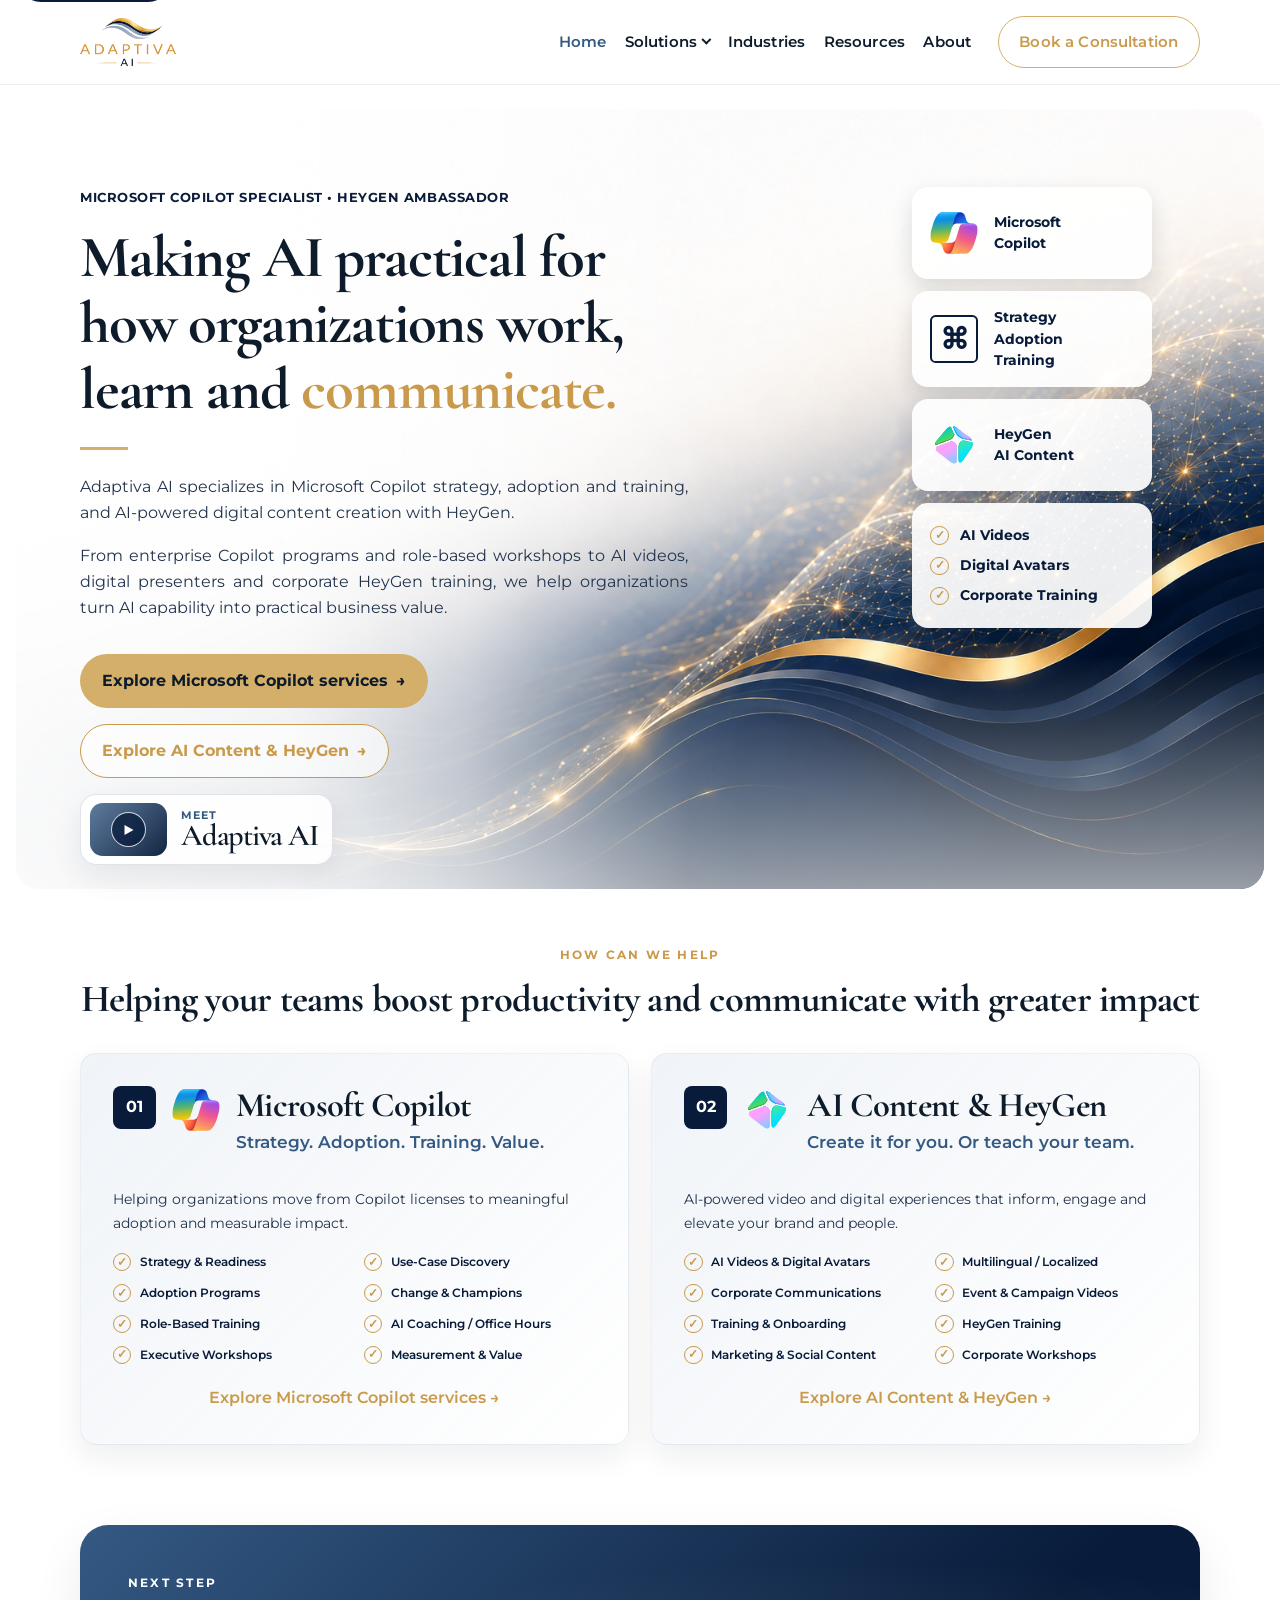
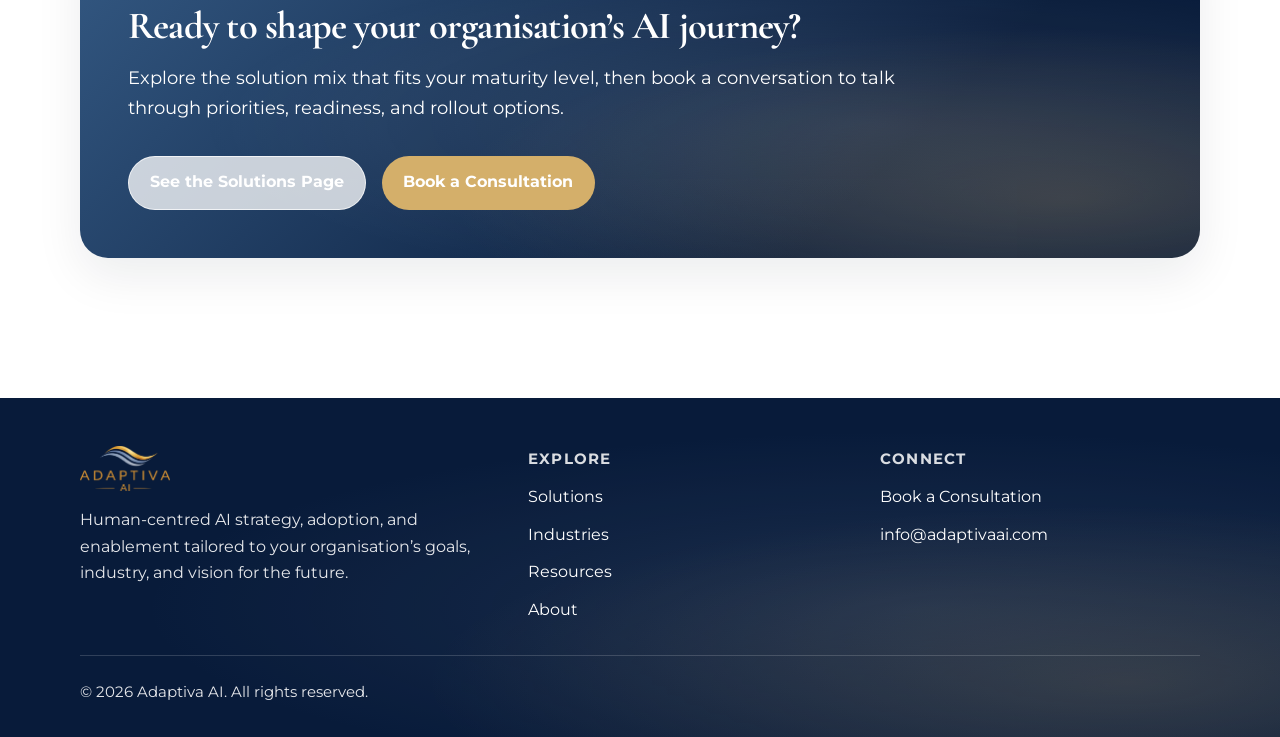
<file: index.html>
<!DOCTYPE html>
<html lang="en">
  <head>
    <meta charset="utf-8">
    <meta name="viewport" content="width=device-width, initial-scale=1">
    <title>Adaptiva AI | AI adoption that adapts to you</title>
    <meta
      name="description"
      content="Adaptiva AI helps organisations adopt artificial intelligence with strategy, readiness, Copilot rollout support, and people-centred change management."
    >
    <link rel="canonical" href="https://www.adaptivaai.com/">
    <meta property="og:type" content="website">
    <meta property="og:site_name" content="Adaptiva AI">
    <meta property="og:title" content="Adaptiva AI | AI adoption that adapts to you">
    <meta property="og:description" content="Adaptiva AI helps organisations adopt artificial intelligence with strategy, readiness, Copilot rollout support, and people-centred change management.">
    <meta property="og:url" content="https://www.adaptivaai.com/">
    <meta property="og:image" content="https://www.adaptivaai.com/assets/images/adaptiva-logo-solid.png">
    <meta name="theme-color" content="#081B3A">
    <link rel="icon" type="image/png" href="assets/images/favicon.png">
    <link rel="manifest" href="site.webmanifest">
    <link rel="preconnect" href="https://fonts.googleapis.com">
    <link rel="preconnect" href="https://fonts.gstatic.com" crossorigin>
    <link
      href="https://fonts.googleapis.com/css2?family=Cormorant+Garamond:wght@500;600;700&family=Montserrat:wght@400;500;600;700&display=swap"
      rel="stylesheet"
    >
    <script type="application/ld+json">
      {
        "@context": "https://schema.org",
        "@type": "Organization",
        "name": "Adaptiva AI",
        "url": "https://www.adaptivaai.com",
        "logo": "https://www.adaptivaai.com/assets/images/adaptiva-logo-solid.png",
        "email": "info@adaptivaai.com"
      }
    </script>
    <script type="application/ld+json">
      {
        "@context": "https://schema.org",
        "@type": "WebSite",
        "name": "Adaptiva AI",
        "url": "https://www.adaptivaai.com"
      }
    </script>
    <link rel="stylesheet" href="assets/css/styles.css?v=20260828-01">
  </head>
  <body class="page page--home">
    <a class="skip-link" href="#main-content">Skip to content</a>
    <header class="site-header">
      <div class="container site-header__bar">
        <a class="brand" href="index.html" aria-label="Adaptiva AI home">
          <img src="assets/images/adaptiva-logo.png" alt="Adaptiva AI">
        </a>
        <button
          class="nav-toggle"
          type="button"
          aria-expanded="false"
          aria-controls="primary-navigation"
          aria-label="Toggle navigation"
          data-nav-toggle
        >
          <span class="nav-toggle__bar"></span>
        </button>
        <nav class="site-nav" id="primary-navigation" aria-label="Primary navigation" data-nav>
          <ul class="site-nav__list">
            <li><a href="index.html" aria-current="page">Home</a></li>
            <li class="site-nav__item site-nav__item--has-dropdown">
              <a href="solutions.html">Solutions</a>
              <ul class="site-nav__dropdown" aria-label="Solutions submenu">
                <li><a href="copilot-services.html">Microsoft Copilot services</a></li>
                <li><a href="ai-content-heygen.html">AI Content &amp; HeyGen</a></li>
              </ul>
            </li>
            <li><a href="industries.html">Industries</a></li>
            <li><a href="resources.html">Resources</a></li>
            <li><a href="about.html">About</a></li>
            <li class="site-nav__cta">
              <a class="button button--nav-cta" href="contact.html">Book a Consultation</a>
            </li>
          </ul>
        </nav>
      </div>
    </header>

    <main id="main-content">
      <section class="hero hero--home">
        <div class="container hero-home__layout">
          <div class="hero__content">
            <p class="hero-home__eyebrow">Microsoft Copilot Specialist <span aria-hidden="true">•</span> HeyGen Ambassador</p>
            <h1 class="hero-headline">
              Making AI practical for how organizations work, learn and
              <span class="text-gold">communicate.</span>
            </h1>
            <hr class="hero-divider" aria-hidden="true">
            <p>
              Adaptiva AI specializes in Microsoft Copilot strategy, adoption and training, and
              AI-powered digital content creation with HeyGen.
            </p>
            <p>
              From enterprise Copilot programs and role-based workshops to AI videos, digital
              presenters and corporate HeyGen training, we help organizations turn AI capability
              into practical business value.
            </p>
            <div class="button-row">
              <a class="button button--primary" href="copilot-services.html">Explore Microsoft Copilot services <span aria-hidden="true">→</span></a>
              <a class="button button--outline-gold" href="ai-content-heygen.html">Explore AI Content &amp; HeyGen <span aria-hidden="true">→</span></a>
            </div>
            <button class="hero-video-trigger" type="button" data-video-trigger aria-label="Watch the Meet Adaptiva AI introductory video">
              <span class="hero-video-trigger__thumb" aria-hidden="true">
                <span class="hero-video-trigger__play" aria-hidden="true"></span>
              </span>
              <span class="hero-video-trigger__copy">
                <span class="hero-video-trigger__label">Meet</span>
                <span class="hero-video-trigger__title">Adaptiva AI</span>
              </span>
            </button>
          </div>
          <aside class="hero-home__highlights" aria-label="Service highlights">
            <div class="hero-highlight">
              <img class="service-icon" src="assets/images/microsoft-copilot-logo.svg" alt="">
              <strong>Microsoft<br>Copilot</strong>
            </div>
            <div class="hero-highlight">
              <span class="service-icon service-icon--strategy" aria-hidden="true">⌘</span>
              <strong>Strategy<br>Adoption<br>Training</strong>
            </div>
            <div class="hero-highlight">
              <img class="service-icon" src="assets/images/heygen-logo.svg" alt="">
              <strong>HeyGen<br>AI Content</strong>
            </div>
            <ul class="hero-highlight hero-highlight--list">
              <li>AI Videos</li>
              <li>Digital Avatars</li>
              <li>Corporate Training</li>
            </ul>
          </aside>
        </div>
      </section>

      <dialog class="video-dialog" aria-labelledby="intro-video-title" data-video-dialog>
        <div class="video-dialog__panel">
          <div class="video-dialog__header">
            <div>
              <p class="eyebrow">Watch Intro</p>
              <h2 id="intro-video-title">Meet Adaptiva AI</h2>
            </div>
            <button class="video-dialog__close" type="button" aria-label="Close video" data-video-close>&times;</button>
          </div>
          <video class="video-dialog__player" controls playsinline preload="metadata" data-video-player>
            <source
              src="https://res.cloudinary.com/dmssosums/video/upload/v1781448633/About_Adaptiva_AI_1080p_caption_k2nkzx.mp4"
              type="video/mp4"
            >
            Your browser does not support embedded video.
          </video>
          <p class="video-dialog__fallback">
            If the video does not start, open it <a
              href="https://res.cloudinary.com/dmssosums/video/upload/v1781448633/About_Adaptiva_AI_1080p_caption_k2nkzx.mp4"
              target="_blank"
              rel="noopener noreferrer"
            >directly</a>.
          </p>
        </div>
      </dialog>

      <section class="section help-section">
        <div class="container">
          <header class="help-section__heading">
            <p class="eyebrow">How Can We Help</p>
            <h2>Helping your teams boost productivity and communicate with greater impact</h2>
          </header>
          <div class="help-grid">
            <article class="help-card">
              <div class="help-card__header">
                <span class="help-card__number">01</span>
                <img class="service-icon" src="assets/images/microsoft-copilot-logo.svg" alt="">
                <div>
                  <h3>Microsoft Copilot</h3>
                  <p class="help-card__tagline">Strategy. Adoption. Training. Value.</p>
                </div>
              </div>
              <p class="help-card__description">Helping organizations move from Copilot licenses to meaningful adoption and measurable impact.</p>
              <ul class="help-card__list">
                <li>Strategy &amp; Readiness</li>
                <li>Use-Case Discovery</li>
                <li>Adoption Programs</li>
                <li>Change &amp; Champions</li>
                <li>Role-Based Training</li>
                <li>AI Coaching / Office Hours</li>
                <li>Executive Workshops</li>
                <li>Measurement &amp; Value</li>
              </ul>
              <a class="help-card__link" href="copilot-services.html">Explore Microsoft Copilot services <span aria-hidden="true">→</span></a>
            </article>

            <article class="help-card">
              <div class="help-card__header">
                <span class="help-card__number">02</span>
                <img class="service-icon" src="assets/images/heygen-logo.svg" alt="">
                <div>
                  <h3>AI Content &amp; HeyGen</h3>
                  <p class="help-card__tagline">Create it for you. Or teach your team.</p>
                </div>
              </div>
              <p class="help-card__description">AI-powered video and digital experiences that inform, engage and elevate your brand and people.</p>
              <ul class="help-card__list">
                <li>AI Videos &amp; Digital Avatars</li>
                <li>Multilingual / Localized</li>
                <li>Corporate Communications</li>
                <li>Event &amp; Campaign Videos</li>
                <li>Training &amp; Onboarding</li>
                <li>HeyGen Training</li>
                <li>Marketing &amp; Social Content</li>
                <li>Corporate Workshops</li>
              </ul>
              <a class="help-card__link" href="ai-content-heygen.html">Explore AI Content &amp; HeyGen <span aria-hidden="true">→</span></a>
            </article>
          </div>
        </div>
      </section>

      <section class="section section--cta">
        <div class="container">
          <div class="cta-panel">
            <p class="eyebrow">Next step</p>
            <h2>Ready to shape your organisation’s AI journey?</h2>
            <p class="lede">
              Explore the solution mix that fits your maturity level, then book a conversation to
              talk through priorities, readiness, and rollout options.
            </p>
            <div class="button-row">
              <a class="button button--secondary" href="solutions.html">See the Solutions Page</a>
              <a class="button button--primary" href="contact.html">Book a Consultation</a>
            </div>
          </div>
        </div>
      </section>
    </main>

    <footer class="site-footer">
      <div class="container site-footer__content">
        <div class="footer-grid">
          <div class="footer-brand">
            <img src="assets/images/adaptiva-logo-footer-gold-ai.png" alt="Adaptiva AI">
            <p>
              Human-centred AI strategy, adoption, and enablement tailored to your organisation’s
              goals, industry, and vision for the future.
            </p>
          </div>
          <div>
            <p class="footer-heading">Explore</p>
            <ul class="footer-list">
              
              <li><a href="solutions.html">Solutions</a></li>
              <li><a href="industries.html">Industries</a></li>
              <li><a href="resources.html">Resources</a></li>
            <li><a href="about.html">About</a></li>
            </ul>
          </div>
          <div>
            <p class="footer-heading">Connect</p>
            <ul class="footer-list">
              <li><a href="contact.html">Book a Consultation</a></li>
              <li><a href="mailto:info@adaptivaai.com">info@adaptivaai.com</a></li>
            </ul>
          </div>
        </div>
        <div class="footer-meta">
          <p>&copy; <span data-year></span> Adaptiva AI. All rights reserved.</p>
        </div>
      </div>
    </footer>

    <script src="assets/js/site.js?v=20260614-13"></script>
  </body>
</html>
</file>
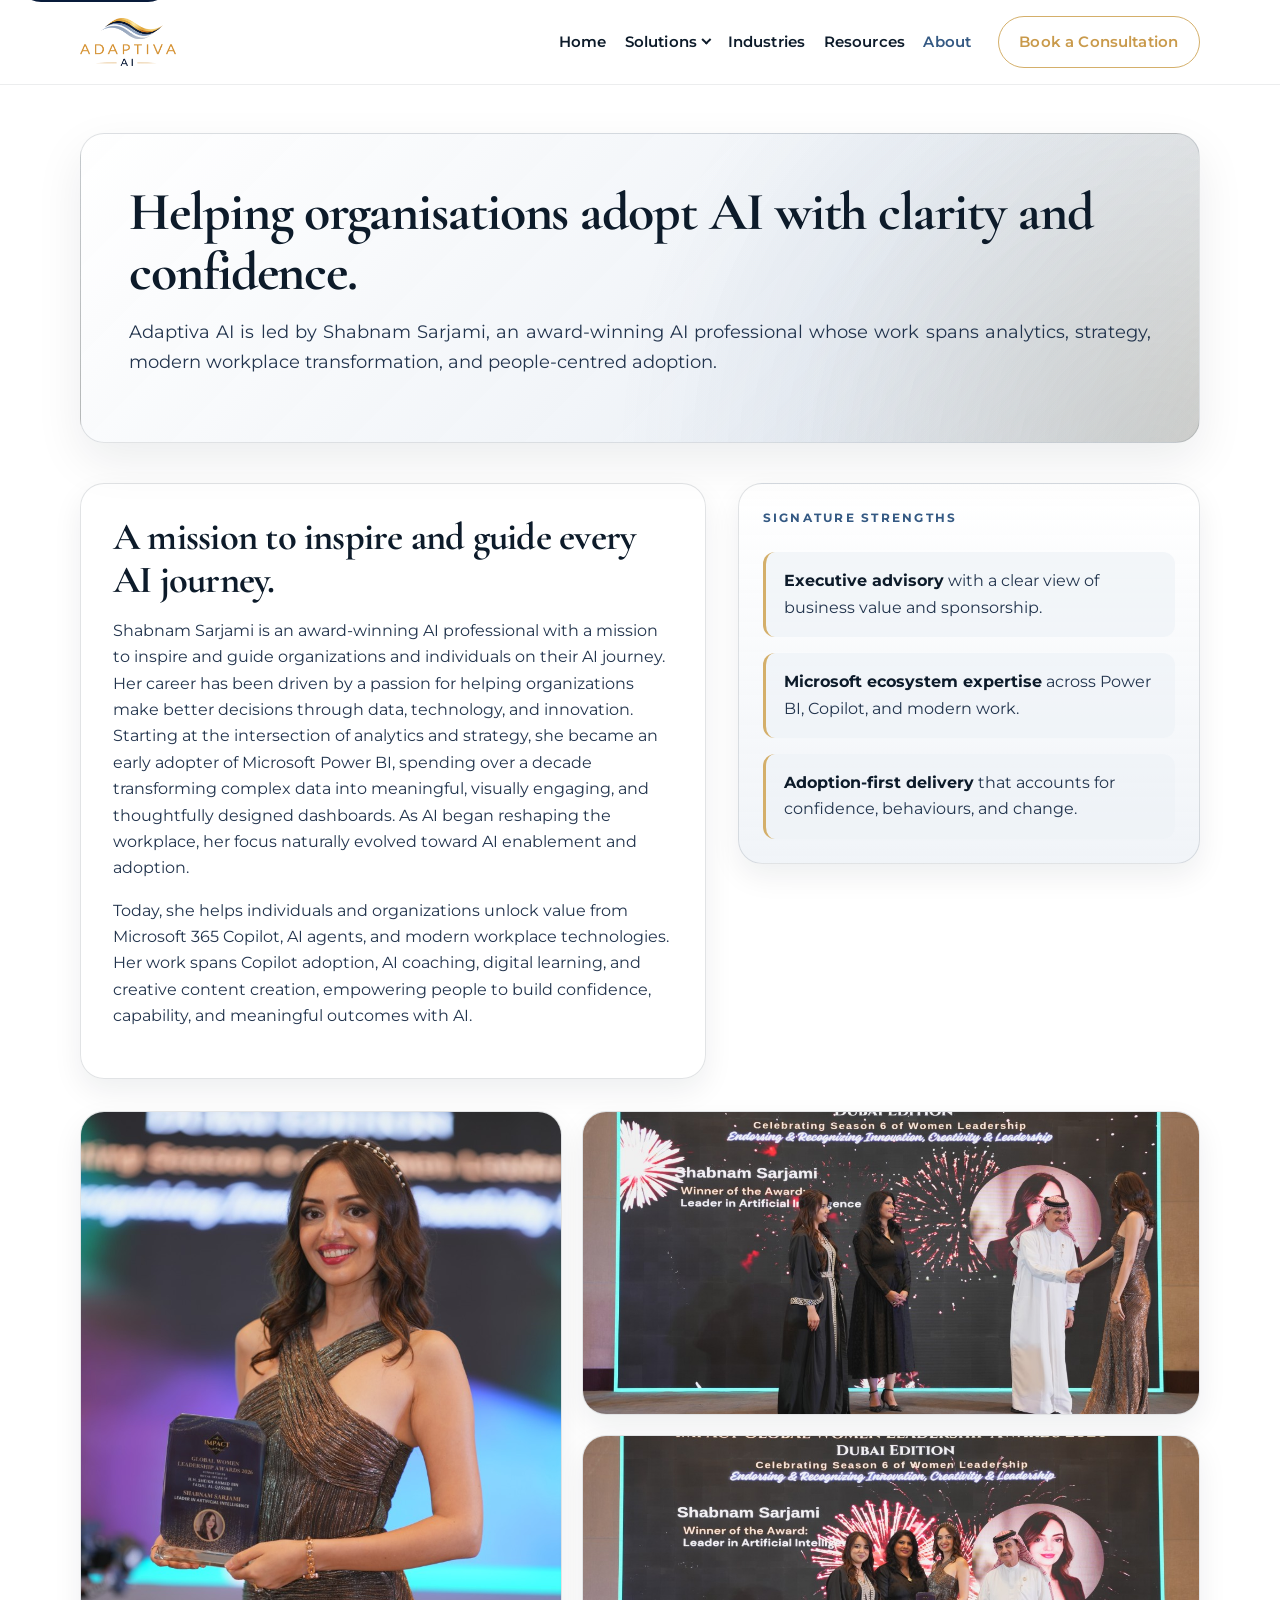
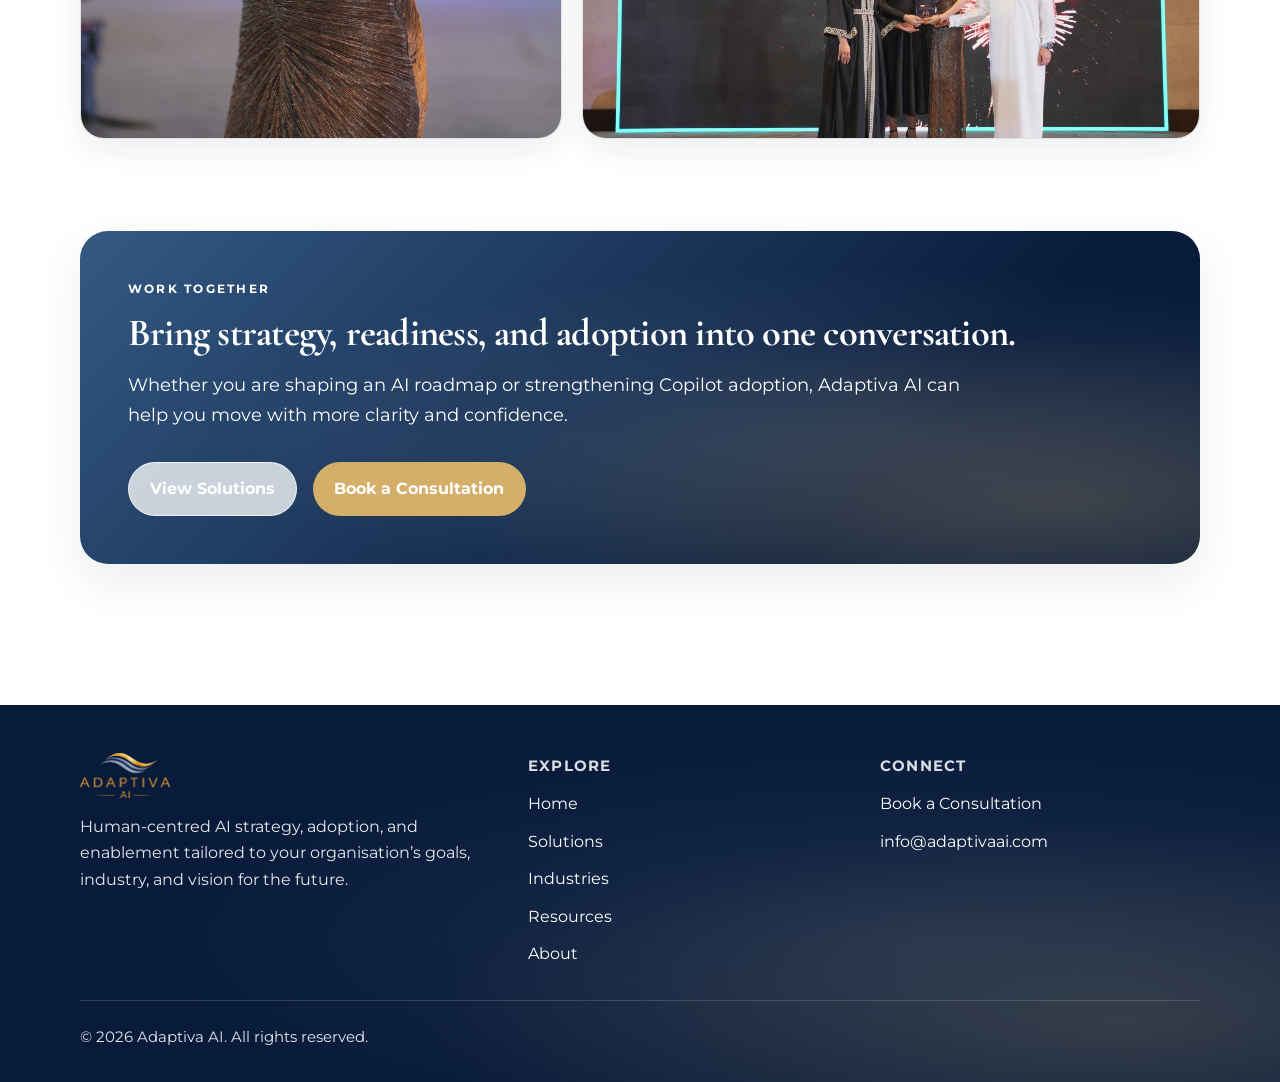
<file: about.html>
<!DOCTYPE html>
<html lang="en">
  <head>
    <meta charset="utf-8">
    <meta name="viewport" content="width=device-width, initial-scale=1">
    <title>About | Adaptiva AI</title>
    <meta
      name="description"
      content="Learn about Adaptiva AI founder Shabnam Sarjami and the experience behind the firm’s AI advisory, readiness, Copilot, and change-management work."
    >
    <link rel="canonical" href="https://www.adaptivaai.com/about.html">
    <meta property="og:type" content="website">
    <meta property="og:site_name" content="Adaptiva AI">
    <meta property="og:title" content="About | Adaptiva AI">
    <meta property="og:description" content="Learn about Adaptiva AI founder Shabnam Sarjami and the experience behind the firm's AI advisory, readiness, Copilot, and change-management work.">
    <meta property="og:url" content="https://www.adaptivaai.com/about.html">
    <meta property="og:image" content="https://www.adaptivaai.com/assets/images/adaptiva-logo-solid.png">
    <meta name="theme-color" content="#081B3A">
    <link rel="icon" type="image/png" href="assets/images/favicon.png">
    <link rel="manifest" href="site.webmanifest">
    <link rel="preconnect" href="https://fonts.googleapis.com">
    <link rel="preconnect" href="https://fonts.gstatic.com" crossorigin>
    <link
      href="https://fonts.googleapis.com/css2?family=Cormorant+Garamond:wght@500;600;700&family=Montserrat:wght@400;500;600;700&display=swap"
      rel="stylesheet"
    >
    <script type="application/ld+json">
      {
        "@context": "https://schema.org",
        "@type": "Organization",
        "name": "Adaptiva AI",
        "url": "https://www.adaptivaai.com",
        "logo": "https://www.adaptivaai.com/assets/images/adaptiva-logo-solid.png",
        "email": "info@adaptivaai.com"
      }
    </script>
    <link rel="stylesheet" href="assets/css/styles.css?v=20260616-01">
  </head>
  <body class="page page--inner">
    <a class="skip-link" href="#main-content">Skip to content</a>
    <header class="site-header">
      <div class="container site-header__bar">
        <a class="brand" href="index.html" aria-label="Adaptiva AI home">
          <img src="assets/images/adaptiva-logo.png" alt="Adaptiva AI">
        </a>
        <button
          class="nav-toggle"
          type="button"
          aria-expanded="false"
          aria-controls="primary-navigation"
          aria-label="Toggle navigation"
          data-nav-toggle
        >
          <span class="nav-toggle__bar"></span>
        </button>
        <nav class="site-nav" id="primary-navigation" aria-label="Primary navigation" data-nav>
          <ul class="site-nav__list">
            <li><a href="index.html">Home</a></li>
            <li class="site-nav__item site-nav__item--has-dropdown">
              <a href="solutions.html">Solutions</a>
              <ul class="site-nav__dropdown" aria-label="Solutions submenu">
                <li><a href="copilot-services.html">Microsoft Copilot services</a></li>
                <li><a href="ai-content-heygen.html">AI Content &amp; HeyGen</a></li>
              </ul>
            </li>
            <li><a href="industries.html">Industries</a></li>
            <li><a href="resources.html">Resources</a></li>
            <li><a href="about.html" aria-current="page">About</a></li>
            <li class="site-nav__cta">
              <a class="button button--nav-cta" href="contact.html">Book a Consultation</a>
            </li>
          </ul>
        </nav>
      </div>
    </header>

    <main id="main-content">
      <section class="page-hero">
        <div class="container">
          <div class="page-hero__panel">
            <h1>Helping organisations adopt AI with clarity and confidence.</h1>
            <p class="lede">
              Adaptiva AI is led by Shabnam Sarjami, an award-winning AI professional whose work
              spans analytics, strategy, modern workplace transformation, and people-centred
              adoption.
            </p>
          </div>
        </div>
      </section>

      <section class="section section--tight">
        <div class="container split">
          <div class="panel">
            <h2>A mission to inspire and guide every AI journey.</h2>
            <p>
              Shabnam Sarjami is an award-winning AI professional with a mission to inspire and
              guide organizations and individuals on their AI journey. Her career has been driven by
              a passion for helping organizations make better decisions through data, technology, and
              innovation. Starting at the intersection of analytics and strategy, she became an early
              adopter of Microsoft Power BI, spending over a decade transforming complex data into
              meaningful, visually engaging, and thoughtfully designed dashboards. As AI began
              reshaping the workplace, her focus naturally evolved toward AI enablement and adoption.
            </p>
            <p>
              Today, she helps individuals and organizations unlock value from Microsoft 365
              Copilot, AI agents, and modern workplace technologies. Her work spans Copilot
              adoption, AI coaching, digital learning, and creative content creation, empowering
              people to build confidence, capability, and meaningful outcomes with AI.
            </p>
          </div>
          <aside class="callout">
            <p class="eyebrow">Signature strengths</p>
            <ul class="feature-list">
              <li><strong>Executive advisory</strong> with a clear view of business value and sponsorship.</li>
              <li><strong>Microsoft ecosystem expertise</strong> across Power BI, Copilot, and modern work.</li>
              <li><strong>Adoption-first delivery</strong> that accounts for confidence, behaviours, and change.</li>
            </ul>
          </aside>
        </div>
        <div class="container">
          <div class="about-gallery" aria-label="Shabnam Sarjami speaking and presenting">
            <figure class="about-gallery__item about-gallery__item--featured">
              <img src="assets/images/aboutpage-2.jpg" alt="Shabnam Sarjami presenting to an audience" loading="lazy">
            </figure>
            <figure class="about-gallery__item">
              <img src="assets/images/aboutpage-1.jpg" alt="Shabnam Sarjami speaking at an AI event" loading="lazy">
            </figure>
            <figure class="about-gallery__item">
              <img src="assets/images/aboutpage-3.jpg" alt="Shabnam Sarjami on stage during a presentation" loading="lazy">
            </figure>
          </div>
        </div>
      </section>

      <section class="section section--cta">
        <div class="container">
          <div class="cta-panel">
            <p class="eyebrow">Work together</p>
            <h2>Bring strategy, readiness, and adoption into one conversation.</h2>
            <p class="lede">
              Whether you are shaping an AI roadmap or strengthening Copilot adoption, Adaptiva AI
              can help you move with more clarity and confidence.
            </p>
            <div class="button-row">
              <a class="button button--secondary" href="solutions.html">View Solutions</a>
              <a class="button button--primary" href="contact.html">Book a Consultation</a>
            </div>
          </div>
        </div>
      </section>
    </main>

    <footer class="site-footer">
      <div class="container site-footer__content">
        <div class="footer-grid">
          <div class="footer-brand">
            <img src="assets/images/adaptiva-logo-footer-gold-ai.png" alt="Adaptiva AI">
            <p>
              Human-centred AI strategy, adoption, and enablement tailored to your organisation’s
              goals, industry, and vision for the future.
            </p>
          </div>
          <div>
            <p class="footer-heading">Explore</p>
            <ul class="footer-list">
              <li><a href="index.html">Home</a></li>
              <li><a href="solutions.html">Solutions</a></li>
              <li><a href="industries.html">Industries</a></li>
              <li><a href="resources.html">Resources</a></li>
            <li><a href="about.html" aria-current="page">About</a></li>
            </ul>
          </div>
          <div>
            <p class="footer-heading">Connect</p>
            <ul class="footer-list">
              <li><a href="contact.html">Book a Consultation</a></li>
              <li><a href="mailto:info@adaptivaai.com">info@adaptivaai.com</a></li>
            </ul>
          </div>
        </div>
        <div class="footer-meta">
          <p>&copy; <span data-year></span> Adaptiva AI. All rights reserved.</p>
        </div>
      </div>
    </footer>

    <script src="assets/js/site.js"></script>
  </body>
</html>
</file>
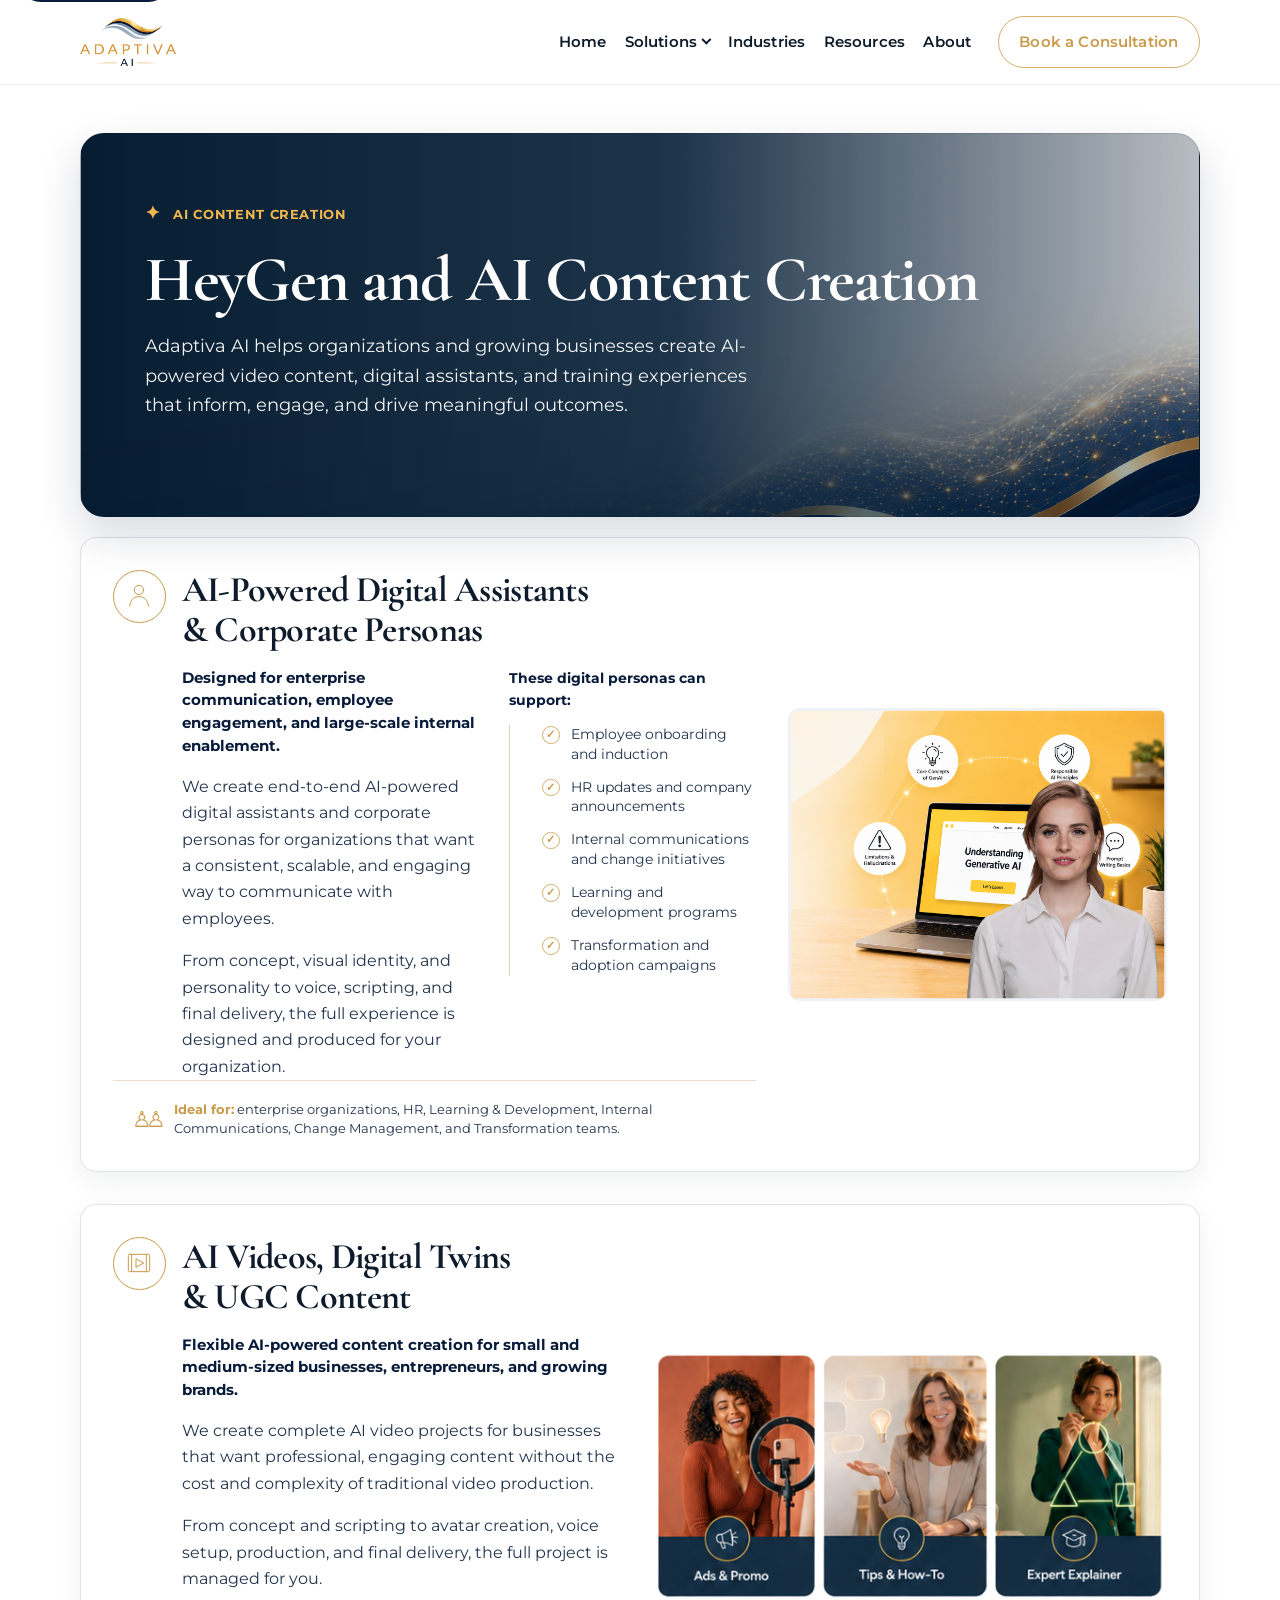
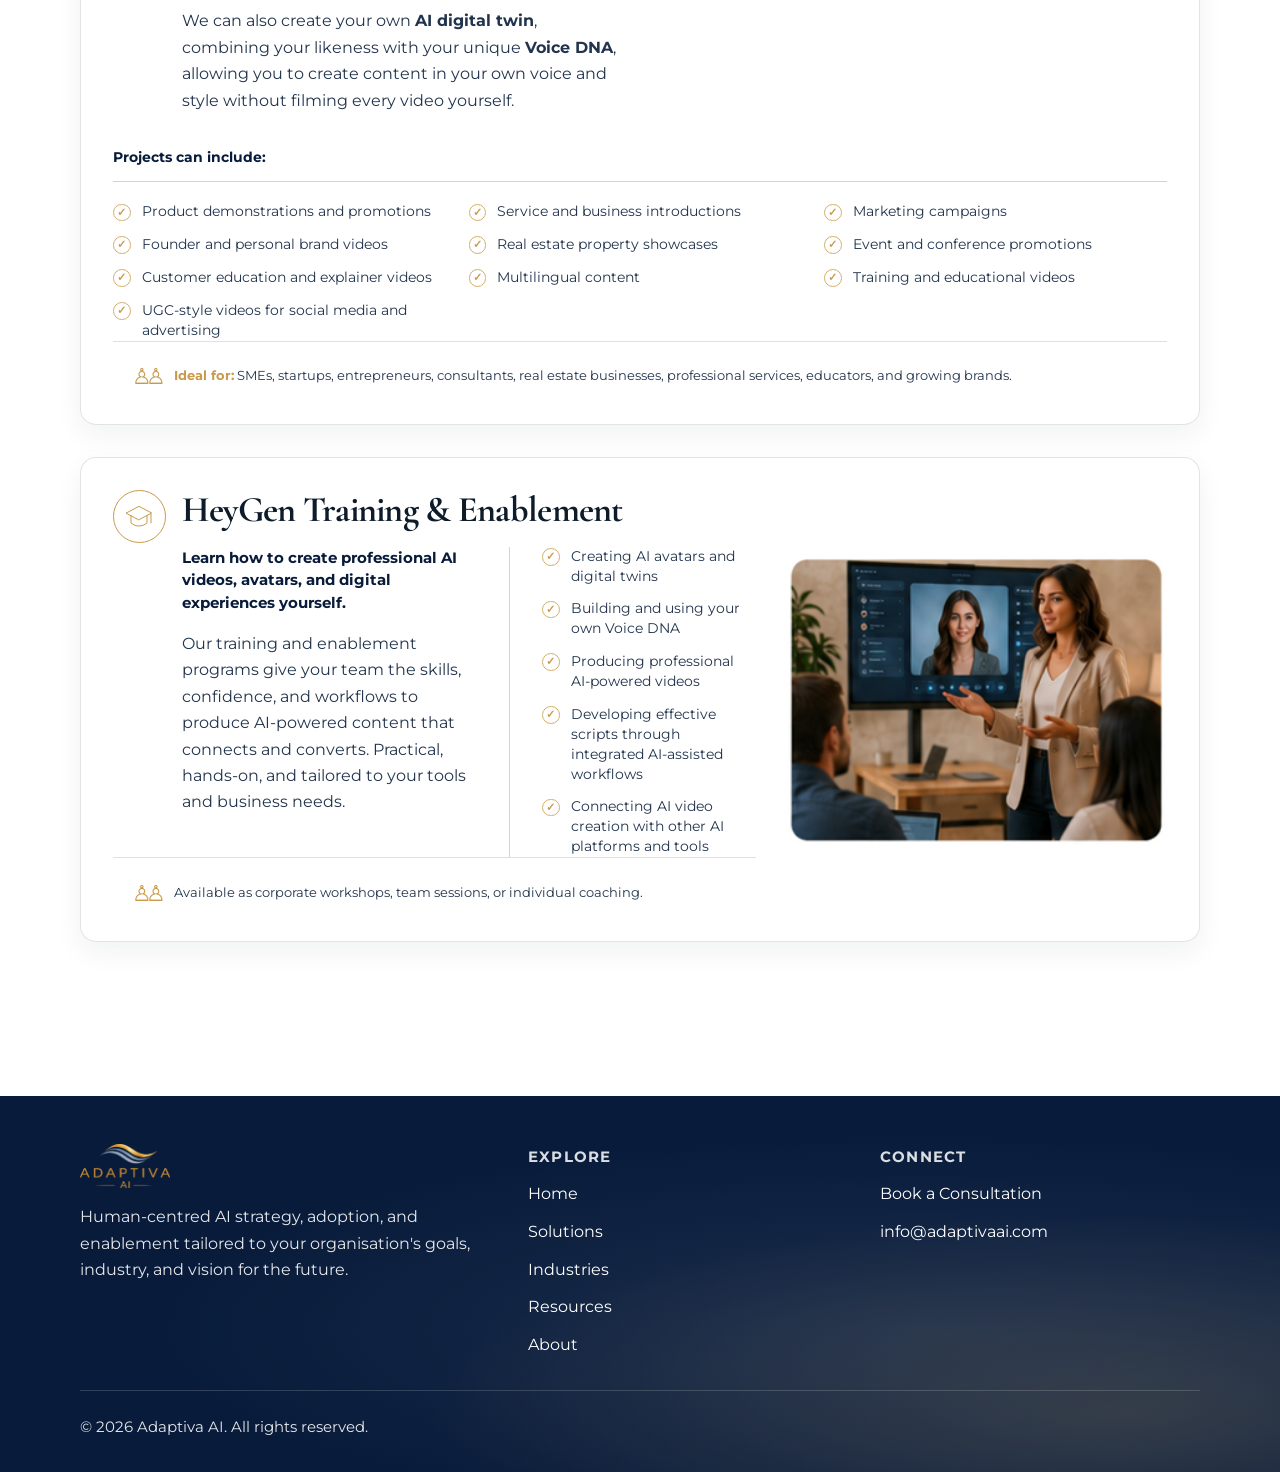
<file: ai-content-heygen.html>
<!DOCTYPE html>
<html lang="en">
  <head>
    <meta charset="utf-8">
    <meta name="viewport" content="width=device-width, initial-scale=1">
    <title>AI Content &amp; HeyGen | Adaptiva AI</title>
    <meta
      name="description"
      content="Bring your message to life through engaging, scalable, and AI powered content experiences. AI assistants, custom videos, and tailored digital content for your organisation."
    >
    <link rel="canonical" href="https://www.adaptivaai.com/ai-content-heygen.html">
    <meta property="og:type" content="website">
    <meta property="og:site_name" content="Adaptiva AI">
    <meta property="og:title" content="AI Content &amp; HeyGen | Adaptiva AI">
    <meta property="og:description" content="Bring your message to life through engaging, scalable, and AI powered content experiences. AI assistants, custom videos, and tailored digital content for your organisation.">
    <meta property="og:url" content="https://www.adaptivaai.com/ai-content-heygen.html">
    <meta property="og:image" content="https://www.adaptivaai.com/assets/images/adaptiva-logo-solid.png">
    <meta name="theme-color" content="#081B3A">
    <link rel="icon" type="image/png" href="assets/images/favicon.png">
    <link rel="manifest" href="site.webmanifest">
    <link rel="preconnect" href="https://fonts.googleapis.com">
    <link rel="preconnect" href="https://fonts.gstatic.com" crossorigin>
    <link
      href="https://fonts.googleapis.com/css2?family=Cormorant+Garamond:wght@500;600;700&family=Montserrat:wght@400;500;600;700&display=swap"
      rel="stylesheet"
    >
    <script type="application/ld+json">
      {
        "@context": "https://schema.org",
        "@type": "Organization",
        "name": "Adaptiva AI",
        "url": "https://www.adaptivaai.com",
        "logo": "https://www.adaptivaai.com/assets/images/adaptiva-logo-solid.png",
        "email": "info@adaptivaai.com"
      }
    </script>
    <script type="application/ld+json">
      {
        "@context": "https://schema.org",
        "@type": "Service",
        "name": "AI Content & HeyGen",
        "serviceType": "AI-powered digital content creation and media",
        "url": "https://www.adaptivaai.com/ai-content-heygen.html",
        "description": "A service for engaging, scalable, AI-powered content experiences including digital assistants and custom videos.",
        "provider": {
          "@type": "Organization",
          "name": "Adaptiva AI",
          "url": "https://www.adaptivaai.com"
        },
        "areaServed": "Worldwide"
      }
    </script>
    <link rel="stylesheet" href="assets/css/styles.css?v=20260829-1">
  </head>
  <body class="page page--inner">
    <a class="skip-link" href="#main-content">Skip to content</a>
    <header class="site-header">
      <div class="container site-header__bar">
        <a class="brand" href="index.html" aria-label="Adaptiva AI home">
          <img src="assets/images/adaptiva-logo.png" alt="Adaptiva AI">
        </a>
        <button
          class="nav-toggle"
          type="button"
          aria-expanded="false"
          aria-controls="primary-navigation"
          aria-label="Toggle navigation"
          data-nav-toggle
        >
          <span class="nav-toggle__bar"></span>
        </button>
        <nav class="site-nav" id="primary-navigation" aria-label="Primary navigation" data-nav>
          <ul class="site-nav__list">
            <li><a href="index.html">Home</a></li>
            <li class="site-nav__item site-nav__item--has-dropdown">
              <a href="solutions.html">Solutions</a>
              <ul class="site-nav__dropdown" aria-label="Solutions submenu">
                <li><a href="copilot-services.html">Microsoft Copilot services</a></li>
                <li><a href="ai-content-heygen.html" aria-current="page">AI Content &amp; HeyGen</a></li>
              </ul>
            </li>
            <li><a href="industries.html">Industries</a></li>
            <li><a href="resources.html">Resources</a></li>
            <li><a href="about.html">About</a></li>
            <li class="site-nav__cta">
              <a class="button button--nav-cta" href="contact.html">Book a Consultation</a>
            </li>
          </ul>
        </nav>
      </div>
    </header>

    <main id="main-content">
      <section class="page-hero heygen-hero">
        <div class="container">
          <div class="page-hero__panel heygen-hero__panel">
            <p class="heygen-hero__eyebrow"><span aria-hidden="true">✦</span> AI Content Creation</p>
            <h1>HeyGen and AI Content Creation</h1>
            <p class="lede">
              Adaptiva AI helps organizations and growing businesses create AI-powered video content,
              digital assistants, and training experiences that inform, engage, and drive meaningful outcomes.
            </p>
          </div>
        </div>
      </section>

      <section class="section heygen-content" aria-label="HeyGen and AI content services">
        <div class="container">
          <article class="heygen-block heygen-block--assistant">
            <div class="heygen-block__body">
              <header class="heygen-block__heading">
                <span class="heygen-icon" aria-hidden="true">
                  <svg viewBox="0 0 48 48" focusable="false">
                    <circle cx="24" cy="15" r="7"></circle>
                    <path d="M10 39c1-9 6-14 14-14s13 5 14 14"></path>
                  </svg>
                </span>
                <h2>AI-Powered Digital Assistants<br>&amp; Corporate Personas</h2>
              </header>
              <div class="heygen-block__columns">
                <div class="heygen-copy">
                  <p class="heygen-intro">
                    Designed for enterprise communication, employee engagement, and large-scale internal
                    enablement.
                  </p>
                  <p>
                    We create end-to-end AI-powered digital assistants and corporate personas for organizations
                    that want a consistent, scalable, and engaging way to communicate with employees.
                  </p>
                  <p>
                    From concept, visual identity, and personality to voice, scripting, and final delivery, the
                    full experience is designed and produced for your organization.
                  </p>
                </div>
                <div>
                  <p class="heygen-list-label">These digital personas can support:</p>
                  <ul class="heygen-checklist">
                    <li>Employee onboarding and induction</li>
                    <li>HR updates and company announcements</li>
                    <li>Internal communications and change initiatives</li>
                    <li>Learning and development programs</li>
                    <li>Transformation and adoption campaigns</li>
                  </ul>
                </div>
              </div>
              <p class="heygen-audience">
                <span class="heygen-audience__icon" aria-hidden="true">♙♙</span>
                <span><strong>Ideal for:</strong> enterprise organizations, HR, Learning &amp; Development,
                Internal Communications, Change Management, and Transformation teams.</span>
              </p>
            </div>
            <div class="heygen-block__media heygen-block__media--contain">
              <img src="assets/images/heygen/digital-assistant.png" alt="">
            </div>
          </article>

          <article class="heygen-block heygen-block--video">
            <div class="heygen-block__body">
              <header class="heygen-block__heading">
                <span class="heygen-icon" aria-hidden="true">
                  <svg viewBox="0 0 48 48" focusable="false">
                    <rect x="8" y="11" width="32" height="26" rx="2"></rect>
                    <path d="m20 18 11 6-11 6zM13 11v26M35 11v26"></path>
                  </svg>
                </span>
                <h2>AI Videos, Digital Twins<br>&amp; UGC Content</h2>
              </header>
              <div class="heygen-copy">
                <p class="heygen-intro">
                  Flexible AI-powered content creation for small and medium-sized businesses, entrepreneurs,
                  and growing brands.
                </p>
                <p>
                  We create complete AI video projects for businesses that want professional, engaging content
                  without the cost and complexity of traditional video production.
                </p>
                <p>
                  From concept and scripting to avatar creation, voice setup, production, and final delivery, the
                  full project is managed for you.
                </p>
                <p>
                  We can also create your own <strong>AI digital twin</strong>, combining your likeness with your
                  unique <strong>Voice DNA</strong>, allowing you to create content in your own voice and style
                  without filming every video yourself.
                </p>
              </div>
            </div>
            <div class="heygen-block__media heygen-block__media--wide">
              <img src="assets/images/heygen/heygen-images.png" alt="">
            </div>
            <div class="heygen-projects">
              <p class="heygen-list-label">Projects can include:</p>
              <ul class="heygen-checklist heygen-checklist--projects">
                <li>Product demonstrations and promotions</li>
                <li>Service and business introductions</li>
                <li>Marketing campaigns</li>
                <li>Founder and personal brand videos</li>
                <li>Real estate property showcases</li>
                <li>Event and conference promotions</li>
                <li>Customer education and explainer videos</li>
                <li>Multilingual content</li>
                <li>Training and educational videos</li>
                <li>UGC-style videos for social media and advertising</li>
              </ul>
              <p class="heygen-audience">
                <span class="heygen-audience__icon" aria-hidden="true">♙♙</span>
                <span><strong>Ideal for:</strong> SMEs, startups, entrepreneurs, consultants, real estate
                businesses, professional services, educators, and growing brands.</span>
              </p>
            </div>
          </article>

          <article class="heygen-block heygen-block--training">
            <div class="heygen-block__body">
              <header class="heygen-block__heading">
                <span class="heygen-icon" aria-hidden="true">
                  <svg viewBox="0 0 48 48" focusable="false">
                    <path d="m5 18 19-10 19 10-19 10zM12 22v11c7 6 17 6 24 0V22M42 20v13"></path>
                  </svg>
                </span>
                <h2>HeyGen Training &amp; Enablement</h2>
              </header>
              <div class="heygen-block__columns">
                <div class="heygen-copy">
                  <p class="heygen-intro">
                    Learn how to create professional AI videos, avatars, and digital experiences yourself.
                  </p>
                  <p>
                    Our training and enablement programs give your team the skills, confidence, and workflows to
                    produce AI-powered content that connects and converts. Practical, hands-on, and tailored to
                    your tools and business needs.
                  </p>
                </div>
                <ul class="heygen-checklist">
                  <li>Creating AI avatars and digital twins</li>
                  <li>Building and using your own Voice DNA</li>
                  <li>Producing professional AI-powered videos</li>
                  <li>Developing effective scripts through integrated AI-assisted workflows</li>
                  <li>Connecting AI video creation with other AI platforms and tools</li>
                </ul>
              </div>
              <p class="heygen-audience">
                <span class="heygen-audience__icon" aria-hidden="true">♙♙</span>
                <span>Available as corporate workshops, team sessions, or individual coaching.</span>
              </p>
            </div>
            <div class="heygen-block__media heygen-block__media--training">
              <img src="assets/images/heygen/training-enablement.png" alt="">
            </div>
          </article>
        </div>
      </section>
    </main>

    <footer class="site-footer">
      <div class="container site-footer__content">
        <div class="footer-grid">
          <div class="footer-brand">
            <img src="assets/images/adaptiva-logo-footer-gold-ai.png" alt="Adaptiva AI">
            <p>
              Human-centred AI strategy, adoption, and enablement tailored to your organisation's
              goals, industry, and vision for the future.
            </p>
          </div>
          <div>
            <p class="footer-heading">Explore</p>
            <ul class="footer-list">
              <li><a href="index.html">Home</a></li>
              
              <li><a href="solutions.html">Solutions</a></li>
              <li><a href="industries.html">Industries</a></li>
              <li><a href="resources.html">Resources</a></li>
            <li><a href="about.html">About</a></li>
            </ul>
          </div>
          <div>
            <p class="footer-heading">Connect</p>
            <ul class="footer-list">
              <li><a href="contact.html">Book a Consultation</a></li>
              <li><a href="mailto:info@adaptivaai.com">info@adaptivaai.com</a></li>
            </ul>
          </div>
        </div>
        <div class="footer-meta">
          <p>&copy; <span data-year></span> Adaptiva AI. All rights reserved.</p>
        </div>
      </div>
    </footer>

    <script src="assets/js/site.js"></script>
  </body>
</html>
</file>
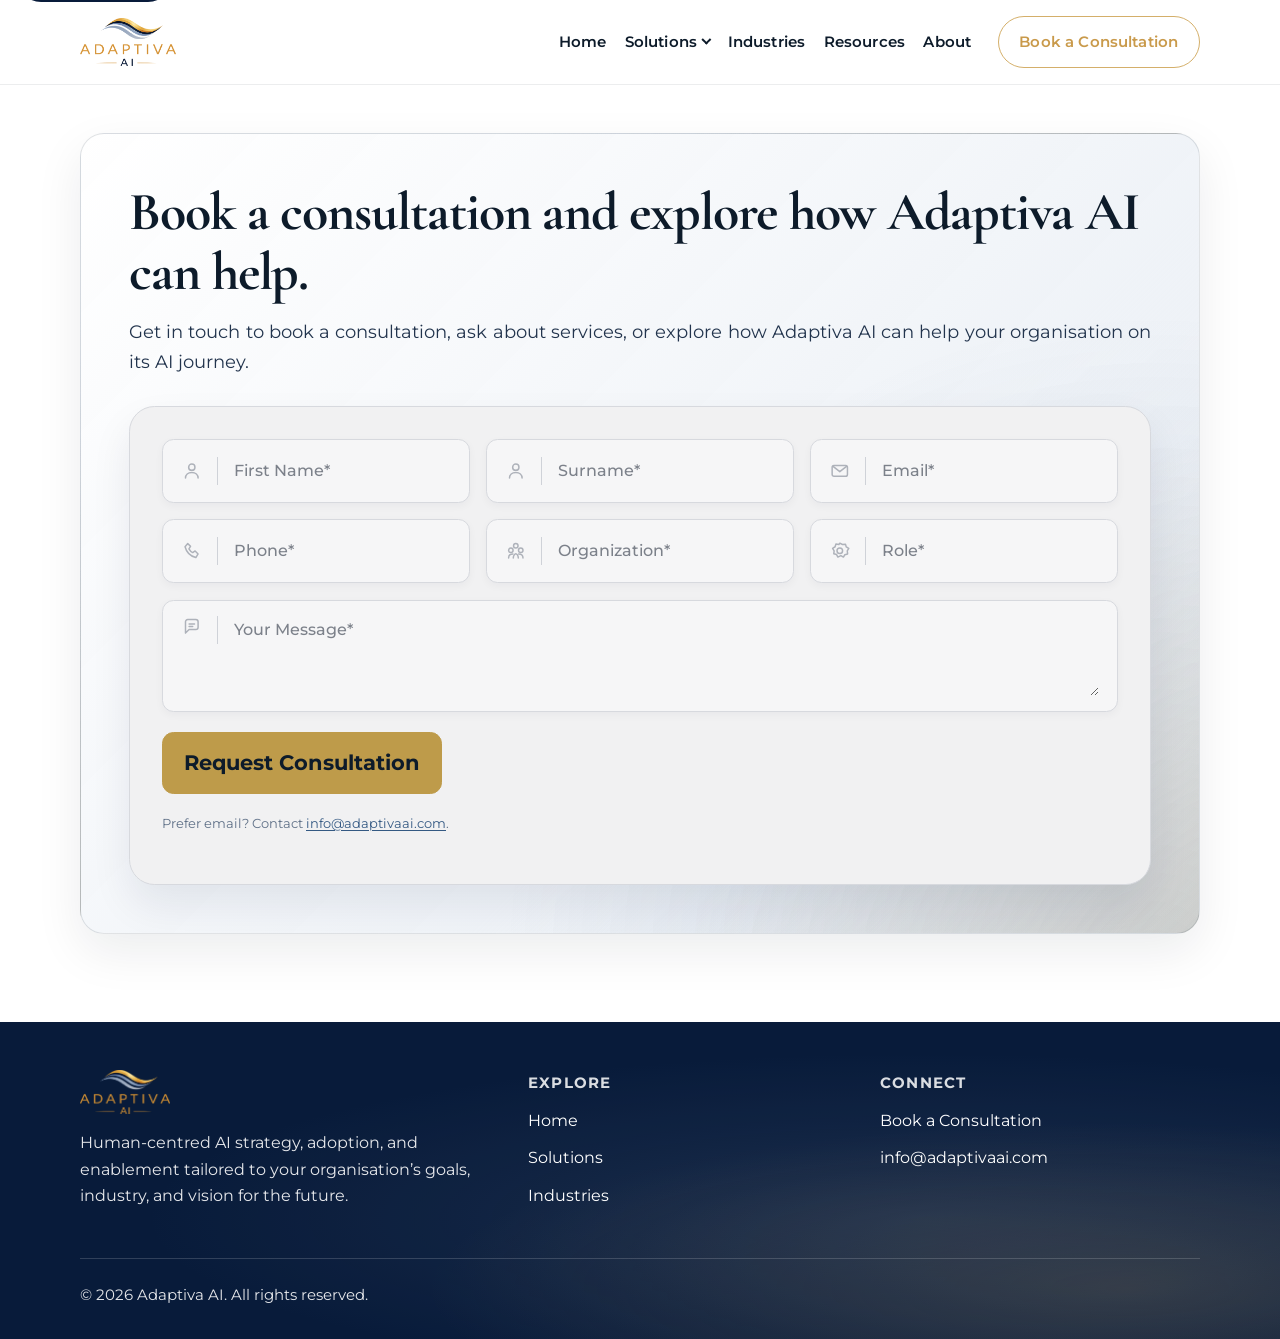
<file: contact.html>
<!DOCTYPE html>
<html lang="en">
  <head>
    <meta charset="utf-8">
    <meta name="viewport" content="width=device-width, initial-scale=1">
    <title>Contact | Adaptiva AI</title>
    <meta
      name="description"
      content="Book a consultation with Adaptiva AI to discuss AI strategy, readiness, Microsoft 365 Copilot adoption, or change management priorities."
    >
    <link rel="canonical" href="https://www.adaptivaai.com/contact.html">
    <meta property="og:type" content="website">
    <meta property="og:site_name" content="Adaptiva AI">
    <meta property="og:title" content="Contact | Adaptiva AI">
    <meta property="og:description" content="Book a consultation with Adaptiva AI to discuss AI strategy, readiness, Microsoft 365 Copilot adoption, or change management priorities.">
    <meta property="og:url" content="https://www.adaptivaai.com/contact.html">
    <meta property="og:image" content="https://www.adaptivaai.com/assets/images/adaptiva-logo-solid.png">
    <meta name="theme-color" content="#081B3A">
    <link rel="icon" type="image/png" href="assets/images/favicon.png">
    <link rel="manifest" href="site.webmanifest">
    <link rel="preconnect" href="https://fonts.googleapis.com">
    <link rel="preconnect" href="https://fonts.gstatic.com" crossorigin>
    <link
      href="https://fonts.googleapis.com/css2?family=Cormorant+Garamond:wght@500;600;700&family=Montserrat:wght@400;500;600;700&display=swap"
      rel="stylesheet"
    >
    <script type="application/ld+json">
      {
        "@context": "https://schema.org",
        "@type": "Organization",
        "name": "Adaptiva AI",
        "url": "https://www.adaptivaai.com",
        "logo": "https://www.adaptivaai.com/assets/images/adaptiva-logo-solid.png",
        "email": "info@adaptivaai.com"
      }
    </script>
    <link rel="stylesheet" href="assets/css/styles.css?v=20260615-1">
  </head>
  <body class="page page--inner">
    <a class="skip-link" href="#main-content">Skip to content</a>
    <header class="site-header">
      <div class="container site-header__bar">
        <a class="brand" href="index.html" aria-label="Adaptiva AI home">
          <img src="assets/images/adaptiva-logo.png" alt="Adaptiva AI">
        </a>
        <button
          class="nav-toggle"
          type="button"
          aria-expanded="false"
          aria-controls="primary-navigation"
          aria-label="Toggle navigation"
          data-nav-toggle
        >
          <span class="nav-toggle__bar"></span>
        </button>
        <nav class="site-nav" id="primary-navigation" aria-label="Primary navigation" data-nav>
          <ul class="site-nav__list">
            <li><a href="index.html">Home</a></li>
            <li class="site-nav__item site-nav__item--has-dropdown">
              <a href="solutions.html">Solutions</a>
              <ul class="site-nav__dropdown" aria-label="Solutions submenu">
                <li><a href="copilot-services.html">Microsoft Copilot services</a></li>
                <li><a href="ai-content-heygen.html">AI Content &amp; HeyGen</a></li>
              </ul>
            </li>
            <li><a href="industries.html">Industries</a></li>
            <li><a href="resources.html">Resources</a></li>
            <li><a href="about.html">About</a></li>
            <li class="site-nav__cta">
              <a class="button button--nav-cta" href="contact.html">Book a Consultation</a>
            </li>
          </ul>
        </nav>
      </div>
    </header>

    <main id="main-content">
      <section class="page-hero">
        <div class="container">
          <div class="page-hero__panel">
            <h1>Book a consultation and explore how Adaptiva AI can help.</h1>
            <p class="lede contact-hero__lede">
              Get in touch to book a consultation, ask about services, or explore how Adaptiva AI
              can help your organisation on its AI journey.
            </p>
            <aside class="callout contact-callout contact-callout--hero">
            <form
              class="contact-form contact-form--hero"
              data-email-form
              action="https://adaptiva-contact.ben-leane.workers.dev/contact"
              method="post"
            >
              <input type="hidden" name="from_name" value="Adaptiva AI website">
              <input type="hidden" name="form_id" value="contact">
              <input
                type="checkbox"
                name="botcheck"
                class="visually-hidden"
                tabindex="-1"
                autocomplete="off"
              >
              <!-- Honeypot — leave empty; bots that fill this are silently discarded -->
              <input
                type="text"
                name="company"
                tabindex="-1"
                autocomplete="off"
                aria-hidden="true"
                style="position:absolute;left:-9999px;width:1px;height:1px;overflow:hidden;"
              >
              <div class="contact-form__row contact-form__row--three">
                <label class="contact-form__field" for="contact-first-name">
                  <span class="visually-hidden">First Name*</span>
                  <span class="contact-form__control">
                    <span class="contact-form__icon" aria-hidden="true">
                      <svg viewBox="0 0 24 24" focusable="false">
                        <circle cx="12" cy="8" r="3.5"></circle>
                        <path d="M5 20c0-3.5 2.8-6.2 7-6.2s7 2.7 7 6.2"></path>
                      </svg>
                    </span>
                    <span class="contact-form__divider" aria-hidden="true"></span>
                    <input
                      id="contact-first-name"
                      name="firstName"
                      type="text"
                      required
                      autocomplete="given-name"
                      placeholder="First Name*"
                    >
                  </span>
                </label>
                <label class="contact-form__field" for="contact-surname">
                  <span class="visually-hidden">Surname*</span>
                  <span class="contact-form__control">
                    <span class="contact-form__icon" aria-hidden="true">
                      <svg viewBox="0 0 24 24" focusable="false">
                        <circle cx="12" cy="8" r="3.5"></circle>
                        <path d="M5 20c0-3.5 2.8-6.2 7-6.2s7 2.7 7 6.2"></path>
                      </svg>
                    </span>
                    <span class="contact-form__divider" aria-hidden="true"></span>
                    <input
                      id="contact-surname"
                      name="surname"
                      type="text"
                      required
                      autocomplete="family-name"
                      placeholder="Surname*"
                    >
                  </span>
                </label>
                <label class="contact-form__field" for="contact-email">
                  <span class="visually-hidden">Email*</span>
                  <span class="contact-form__control">
                    <span class="contact-form__icon" aria-hidden="true">
                      <svg viewBox="0 0 24 24" focusable="false">
                        <rect x="3.5" y="6" width="17" height="12" rx="2"></rect>
                        <path d="m4.5 7 7.5 6 7.5-6"></path>
                      </svg>
                    </span>
                    <span class="contact-form__divider" aria-hidden="true"></span>
                    <input id="contact-email" name="email" type="email" required autocomplete="email" placeholder="Email*">
                  </span>
                </label>
                <label class="contact-form__field" for="contact-phone">
                  <span class="visually-hidden">Phone*</span>
                  <span class="contact-form__control">
                    <span class="contact-form__icon" aria-hidden="true">
                      <svg viewBox="0 0 24 24" focusable="false">
                        <path d="m7.5 4 3.1 3.1-1.8 2.7c1 1.8 2.5 3.3 4.2 4.2l2.7-1.8L19 15.5l-2.5 4c-5.9-1.5-10.5-6.1-12-12z"></path>
                      </svg>
                    </span>
                    <span class="contact-form__divider" aria-hidden="true"></span>
                    <input id="contact-phone" name="phone" type="tel" required autocomplete="tel" placeholder="Phone*">
                  </span>
                </label>
                <label class="contact-form__field" for="contact-organization">
                  <span class="visually-hidden">Organization*</span>
                  <span class="contact-form__control">
                    <span class="contact-form__icon" aria-hidden="true">
                      <svg viewBox="0 0 24 24" focusable="false">
                        <circle cx="12" cy="6.5" r="2.5"></circle>
                        <circle cx="6.5" cy="11.5" r="2.5"></circle>
                        <circle cx="17.5" cy="11.5" r="2.5"></circle>
                        <path d="M4 20c0-2.7 1.9-4.5 4.8-4.5"></path>
                        <path d="M15.2 15.5c2.9 0 4.8 1.8 4.8 4.5"></path>
                        <path d="M9.2 20c0-2.8 1.8-4.8 2.8-4.8 1.1 0 2.8 2 2.8 4.8"></path>
                      </svg>
                    </span>
                    <span class="contact-form__divider" aria-hidden="true"></span>
                    <input
                      id="contact-organization"
                      name="organization"
                      type="text"
                      required
                      autocomplete="organization"
                      placeholder="Organization*"
                    >
                  </span>
                </label>
                <label class="contact-form__field" for="contact-role">
                  <span class="visually-hidden">Role*</span>
                  <span class="contact-form__control">
                    <span class="contact-form__icon" aria-hidden="true">
                      <svg viewBox="0 0 24 24" focusable="false">
                        <path d="M12 3.5 15 5l3.3-.4.9 3.1 2.8 1.7-1.7 2.8.4 3.3-3.1.9L16 19l-2.8-1.7L9.9 19l-1.5-2.8-3.1-.9.4-3.3L4 9.2l2.8-1.7.9-3.1L11 5z"></path>
                        <circle cx="12" cy="12" r="3.1"></circle>
                      </svg>
                    </span>
                    <span class="contact-form__divider" aria-hidden="true"></span>
                    <input id="contact-role" name="role" type="text" required autocomplete="organization-title" placeholder="Role*">
                  </span>
                </label>
              </div>
              <div class="contact-form__row contact-form__row--full">
                <label class="contact-form__field contact-form__field--message" for="contact-message">
                  <span class="visually-hidden">Your Message*</span>
                  <span class="contact-form__control contact-form__control--message">
                    <span class="contact-form__icon" aria-hidden="true">
                      <svg viewBox="0 0 24 24" focusable="false">
                        <path d="M5 6.5A2.5 2.5 0 0 1 7.5 4h9A2.5 2.5 0 0 1 19 6.5v6A2.5 2.5 0 0 1 16.5 15H9l-4 4v-4.5z"></path>
                        <path d="M9 8.8h6"></path>
                        <path d="M9 11.8h4"></path>
                      </svg>
                    </span>
                    <span class="contact-form__divider" aria-hidden="true"></span>
                    <textarea id="contact-message" name="message" rows="3" required placeholder="Your Message*"></textarea>
                  </span>
                </label>
              </div>
              <button class="button button--primary contact-form__submit contact-button--unified" type="submit">
                Request Consultation
              </button>
              <p class="note contact-form__fallback">
                Prefer email? Contact <a href="mailto:info@adaptivaai.com">info@adaptivaai.com</a>.
              </p>
              <p class="note contact-form__fallback" data-form-status aria-live="polite"></p>
            </form>
            </aside>
          </div>
        </div>
      </section>

    </main>

    <footer class="site-footer">
      <div class="container site-footer__content">
        <div class="footer-grid">
          <div class="footer-brand">
            <img src="assets/images/adaptiva-logo-footer-gold-ai.png" alt="Adaptiva AI">
            <p>
              Human-centred AI strategy, adoption, and enablement tailored to your organisation’s
              goals, industry, and vision for the future.
            </p>
          </div>
          <div>
            <p class="footer-heading">Explore</p>
            <ul class="footer-list">
              <li><a href="index.html">Home</a></li>
              
              <li><a href="solutions.html">Solutions</a></li>
              <li><a href="industries.html">Industries</a></li>
            </ul>
          </div>
          <div>
            <p class="footer-heading">Connect</p>
            <ul class="footer-list">
              <li><a href="contact.html">Book a Consultation</a></li>
              <li><a href="mailto:info@adaptivaai.com">info@adaptivaai.com</a></li>
            </ul>
          </div>
        </div>
        <div class="footer-meta">
          <p>&copy; <span data-year></span> Adaptiva AI. All rights reserved.</p>
        </div>
      </div>
    </footer>

    <script src="assets/js/site.js?v=20260615-01"></script>
  </body>
</html>
</file>
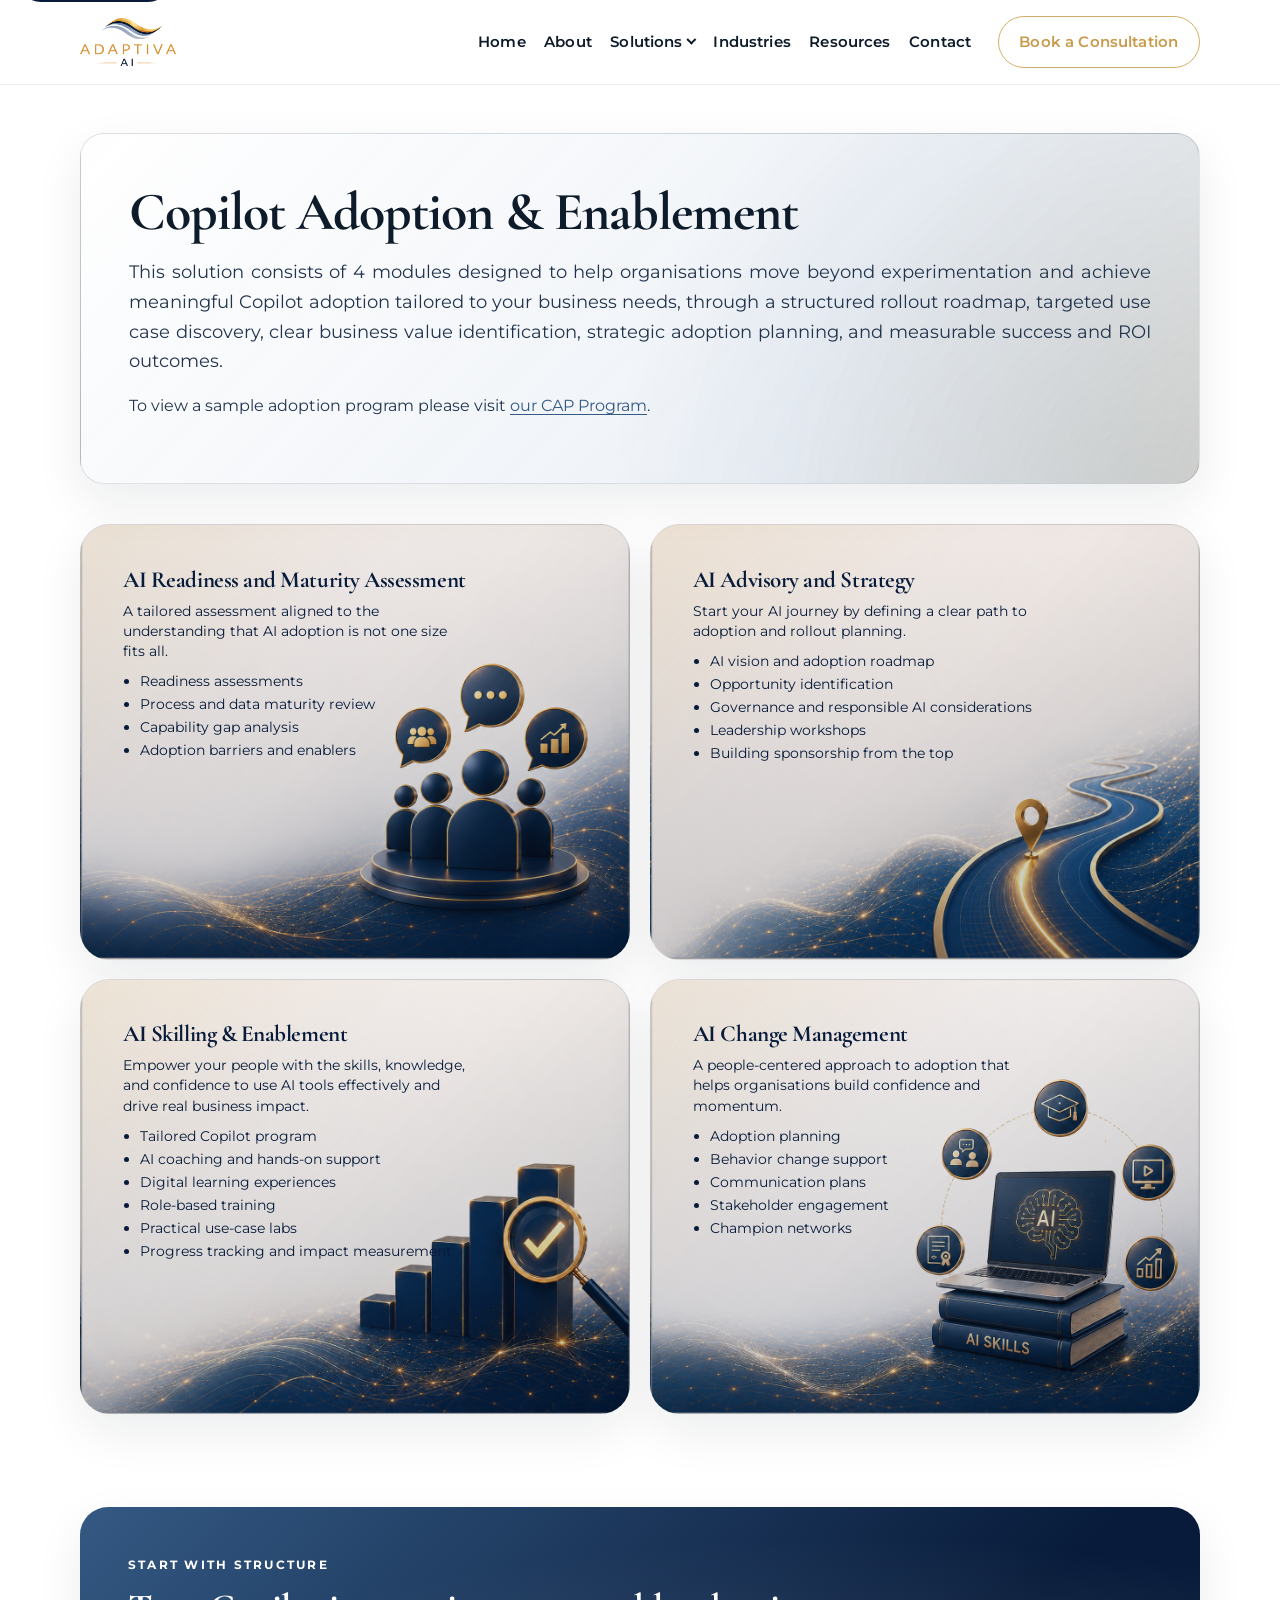
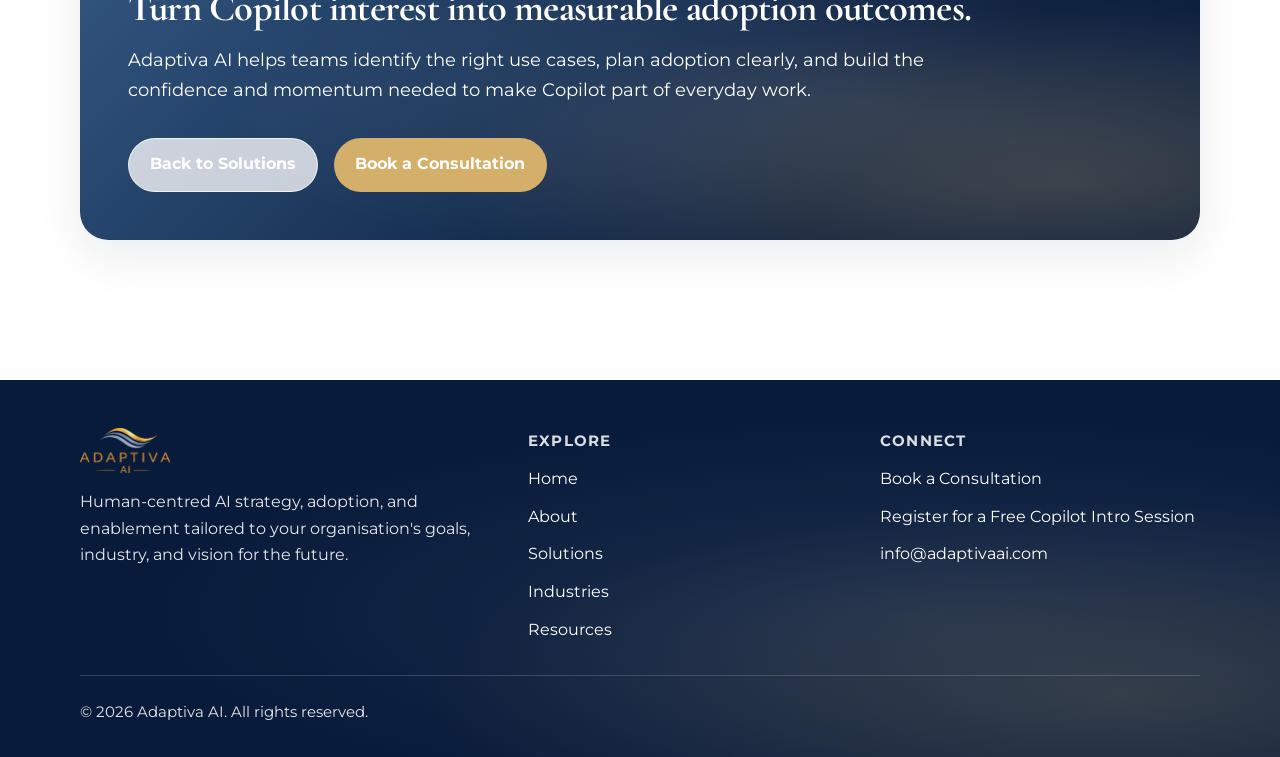
<file: copilot-adoption-enablement.html>
<!DOCTYPE html>
<html lang="en">
  <head>
    <meta charset="utf-8">
    <meta name="viewport" content="width=device-width, initial-scale=1">
    <title>Copilot Adoption &amp; Enablement | Adaptiva AI</title>
    <meta
      name="description"
      content="A structured Copilot Adoption &amp; Enablement solution designed to help organisations move beyond experimentation and achieve meaningful Microsoft 365 Copilot adoption."
    >
    <link rel="canonical" href="https://www.adaptivaai.com/copilot-adoption-enablement.html">
    <meta property="og:type" content="website">
    <meta property="og:site_name" content="Adaptiva AI">
    <meta property="og:title" content="Copilot Adoption &amp; Enablement | Adaptiva AI">
    <meta property="og:description" content="A structured Copilot Adoption &amp; Enablement solution designed to help organisations move beyond experimentation and achieve meaningful Microsoft 365 Copilot adoption.">
    <meta property="og:url" content="https://www.adaptivaai.com/copilot-adoption-enablement.html">
    <meta property="og:image" content="https://www.adaptivaai.com/assets/images/adaptiva-logo-solid.png">
    <meta name="theme-color" content="#081B3A">
    <link rel="icon" type="image/png" href="assets/images/favicon.png">
    <link rel="manifest" href="site.webmanifest">
    <link rel="preconnect" href="https://fonts.googleapis.com">
    <link rel="preconnect" href="https://fonts.gstatic.com" crossorigin>
    <link
      href="https://fonts.googleapis.com/css2?family=Cormorant+Garamond:wght@500;600;700&family=Montserrat:wght@400;500;600;700&display=swap"
      rel="stylesheet"
    >
    <script type="application/ld+json">
      {
        "@context": "https://schema.org",
        "@type": "Organization",
        "name": "Adaptiva AI",
        "url": "https://www.adaptivaai.com",
        "logo": "https://www.adaptivaai.com/assets/images/adaptiva-logo-solid.png",
        "email": "info@adaptivaai.com"
      }
    </script>
    <script type="application/ld+json">
      {
        "@context": "https://schema.org",
        "@type": "Service",
        "name": "Copilot Adoption & Enablement",
        "serviceType": "Microsoft 365 Copilot adoption and enablement",
        "url": "https://www.adaptivaai.com/copilot-adoption-enablement.html",
        "description": "A structured service that helps organisations move beyond experimentation and achieve meaningful Microsoft 365 Copilot adoption.",
        "provider": {
          "@type": "Organization",
          "name": "Adaptiva AI",
          "url": "https://www.adaptivaai.com"
        },
        "areaServed": "Worldwide"
      }
    </script>
    <link rel="stylesheet" href="assets/css/styles.css?v=20260614-12">
  </head>
  <body class="page page--inner">
    <a class="skip-link" href="#main-content">Skip to content</a>
    <header class="site-header">
      <div class="container site-header__bar">
        <a class="brand" href="index.html" aria-label="Adaptiva AI home">
          <img src="assets/images/adaptiva-logo.png" alt="Adaptiva AI">
        </a>
        <button
          class="nav-toggle"
          type="button"
          aria-expanded="false"
          aria-controls="primary-navigation"
          aria-label="Toggle navigation"
          data-nav-toggle
        >
          <span class="nav-toggle__bar"></span>
        </button>
        <nav class="site-nav" id="primary-navigation" aria-label="Primary navigation" data-nav>
          <ul class="site-nav__list">
            <li><a href="index.html">Home</a></li>
            <li><a href="about.html">About</a></li>
            <li class="site-nav__item site-nav__item--has-dropdown">
              <a href="solutions.html">Solutions</a>
              <ul class="site-nav__dropdown" aria-label="Solutions submenu">
                <li>
                  <a href="copilot-adoption-enablement.html" aria-current="page">
                    Copilot Adoption &amp; Enablement
                  </a>
                </li>
                <li><a href="digital-content-creation.html">Digital Content Creation</a></li>
              </ul>
            </li>
            <li><a href="industries.html">Industries</a></li>
            <li><a href="resources.html">Resources</a></li>
            <li><a href="contact.html">Contact</a></li>
            <li class="site-nav__cta">
              <a class="button button--nav-cta" href="contact.html">Book a Consultation</a>
            </li>
          </ul>
        </nav>
      </div>
    </header>

    <main id="main-content">
      <section class="page-hero">
        <div class="container">
          <div class="page-hero__panel">
            <h1>Copilot Adoption &amp; Enablement</h1>
            <p class="lede">
              This solution consists of 4 modules designed to help organisations move beyond
              experimentation and achieve meaningful Copilot adoption tailored to your business
              needs, through a structured rollout roadmap, targeted use case discovery, clear
              business value identification, strategic adoption planning, and measurable success and
              ROI outcomes.
            </p>
            <p>To view a sample adoption program please visit <a href="docs/CAP-Copilot-Adoption-Program-Adaptiva-AI%20.pdf" target="_blank" rel="noopener noreferrer">our CAP Program</a>.</p>
          </div>
        </div>
      </section>

      <section class="section section--tight">
        <div class="container">
          <div class="solution-showcase-grid">
            <article class="solution-image-tile solution-image-tile--readiness">
              <div class="solution-image-tile__content">
                <h3>AI Readiness and Maturity Assessment</h3>
                <p>
                  A tailored assessment aligned to the understanding that AI adoption is not one size
                  fits all.
                </p>
                <ul>
                  <li>Readiness assessments</li>
                  <li>Process and data maturity review</li>
                  <li>Capability gap analysis</li>
                  <li>Adoption barriers and enablers</li>
                </ul>
              </div>
            </article>
            <article class="solution-image-tile solution-image-tile--strategy">
              <div class="solution-image-tile__content">
                <h3>AI Advisory and Strategy</h3>
                <p>
                  Start your AI journey by defining a clear path to adoption and rollout planning.
                </p>
                <ul>
                  <li>AI vision and adoption roadmap</li>
                  <li>Opportunity identification</li>
                  <li>Governance and responsible AI considerations</li>
                  <li>Leadership workshops</li>
                  <li>Building sponsorship from the top</li>
                </ul>
              </div>
            </article>
            <article class="solution-image-tile solution-image-tile--skilling">
              <div class="solution-image-tile__content">
                <h3>AI Skilling &amp; Enablement</h3>
                <p>
                  Empower your people with the skills, knowledge, and confidence to use AI tools
                  effectively and drive real business impact.
                </p>
                <ul>
                  <li>Tailored Copilot program</li>
                  <li>AI coaching and hands-on support</li>
                  <li>Digital learning experiences</li>
                  <li>Role-based training</li>
                  <li>Practical use-case labs</li>
                  <li>Progress tracking and impact measurement</li>
                </ul>
              </div>
            </article>
            <article class="solution-image-tile solution-image-tile--change">
              <div class="solution-image-tile__content">
                <h3>AI Change Management</h3>
                <p>
                  A people-centered approach to adoption that helps organisations build confidence and
                  momentum.
                </p>
                <ul>
                  <li>Adoption planning</li>
                  <li>Behavior change support</li>
                  <li>Communication plans</li>
                  <li>Stakeholder engagement</li>
                  <li>Champion networks</li>
                </ul>
              </div>
            </article>
          </div>
        </div>
      </section>

      <section class="section section--cta">
        <div class="container">
          <div class="cta-panel">
            <p class="eyebrow">Start with structure</p>
            <h2>Turn Copilot interest into measurable adoption outcomes.</h2>
            <p class="lede">
              Adaptiva AI helps teams identify the right use cases, plan adoption clearly, and build
              the confidence and momentum needed to make Copilot part of everyday work.
            </p>
            <div class="button-row">
              <a class="button button--secondary" href="solutions.html">Back to Solutions</a>
              <a class="button button--primary" href="contact.html">Book a Consultation</a>
            </div>
          </div>
        </div>
      </section>
    </main>

    <footer class="site-footer">
      <div class="container site-footer__content">
        <div class="footer-grid">
          <div class="footer-brand">
            <img src="assets/images/adaptiva-logo-footer-gold-ai.png" alt="Adaptiva AI">
            <p>
              Human-centred AI strategy, adoption, and enablement tailored to your organisation's
              goals, industry, and vision for the future.
            </p>
          </div>
          <div>
            <p class="footer-heading">Explore</p>
            <ul class="footer-list">
              <li><a href="index.html">Home</a></li>
              <li><a href="about.html">About</a></li>
              <li><a href="solutions.html">Solutions</a></li>
              <li><a href="industries.html">Industries</a></li>
              <li><a href="resources.html">Resources</a></li>
            </ul>
          </div>
          <div>
            <p class="footer-heading">Connect</p>
            <ul class="footer-list">
              <li><a href="contact.html">Book a Consultation</a></li>
              <li><a href="contact.html#register">Register for a Free Copilot Intro Session</a></li>
              <li><a href="mailto:info@adaptivaai.com">info@adaptivaai.com</a></li>
            </ul>
          </div>
        </div>
        <div class="footer-meta">
          <p>&copy; <span data-year></span> Adaptiva AI. All rights reserved.</p>
        </div>
      </div>
    </footer>

    <script src="assets/js/site.js"></script>
  </body>
</html>
</file>
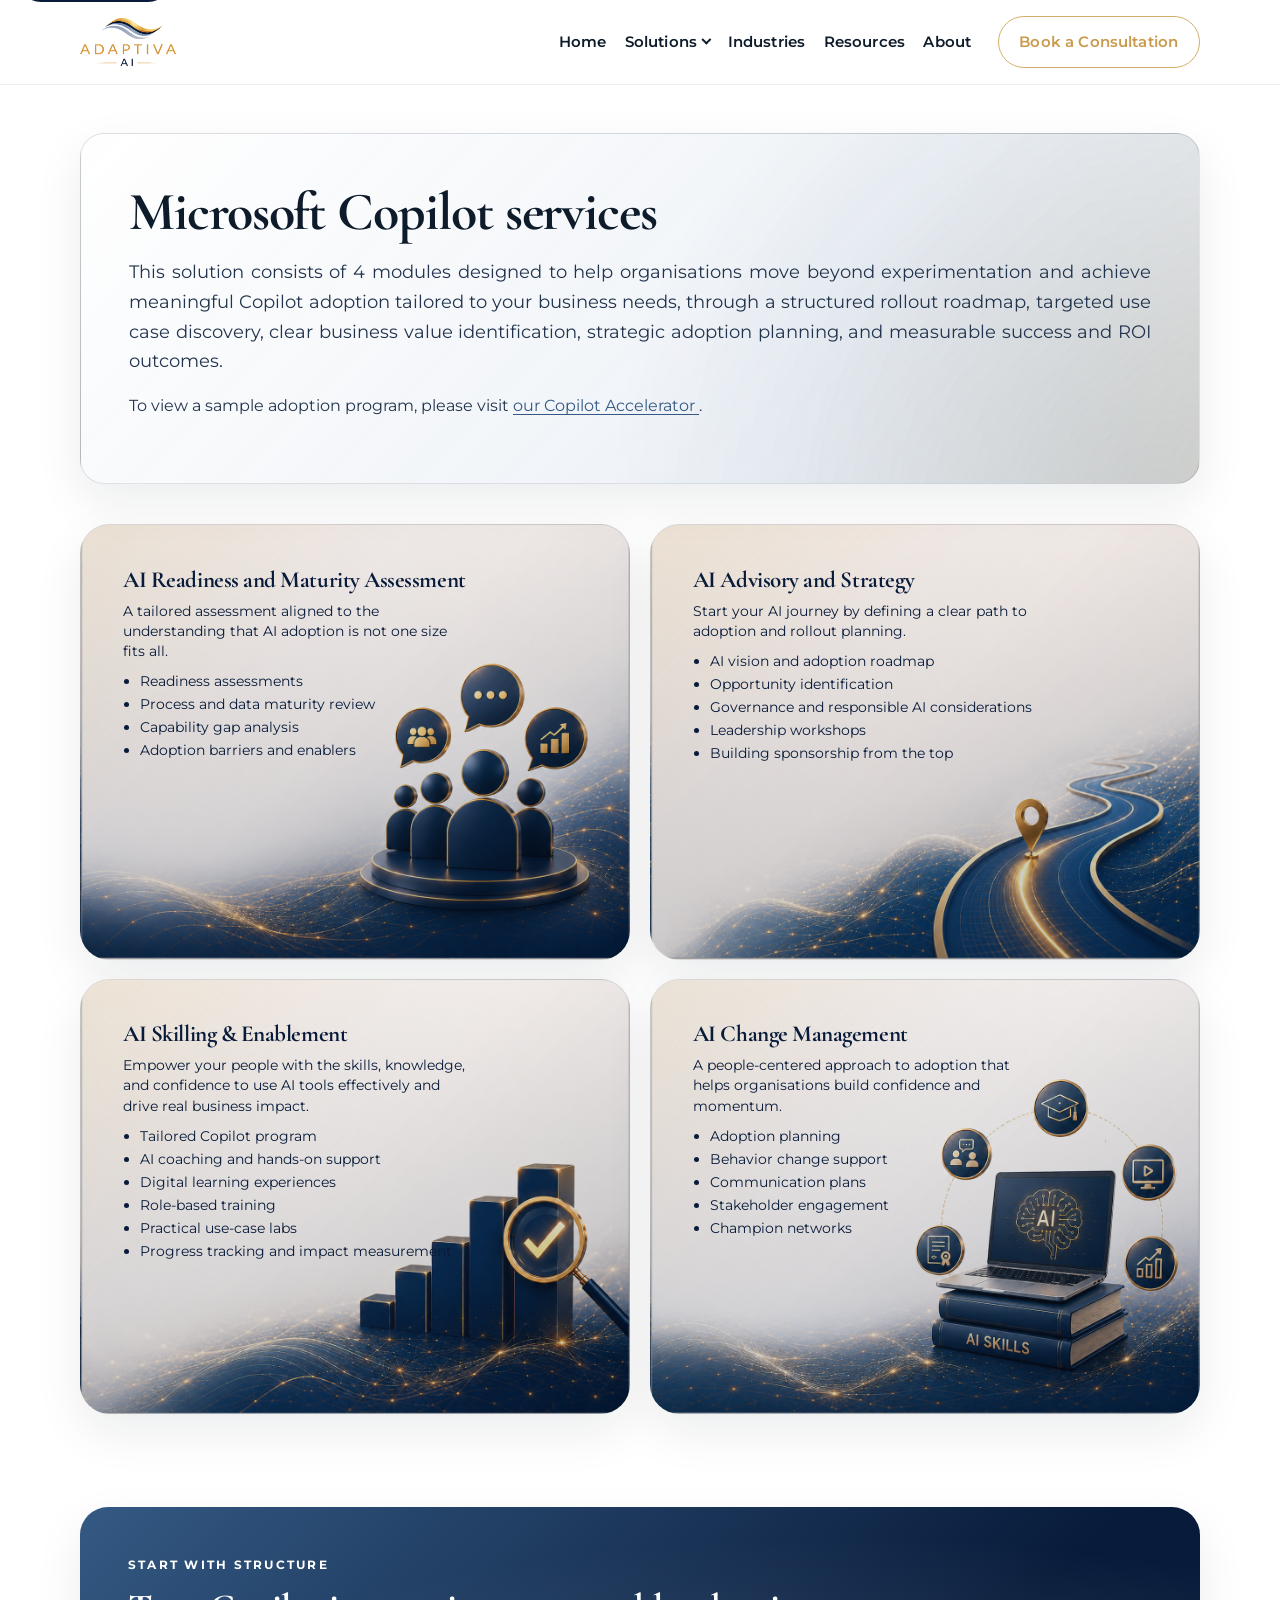
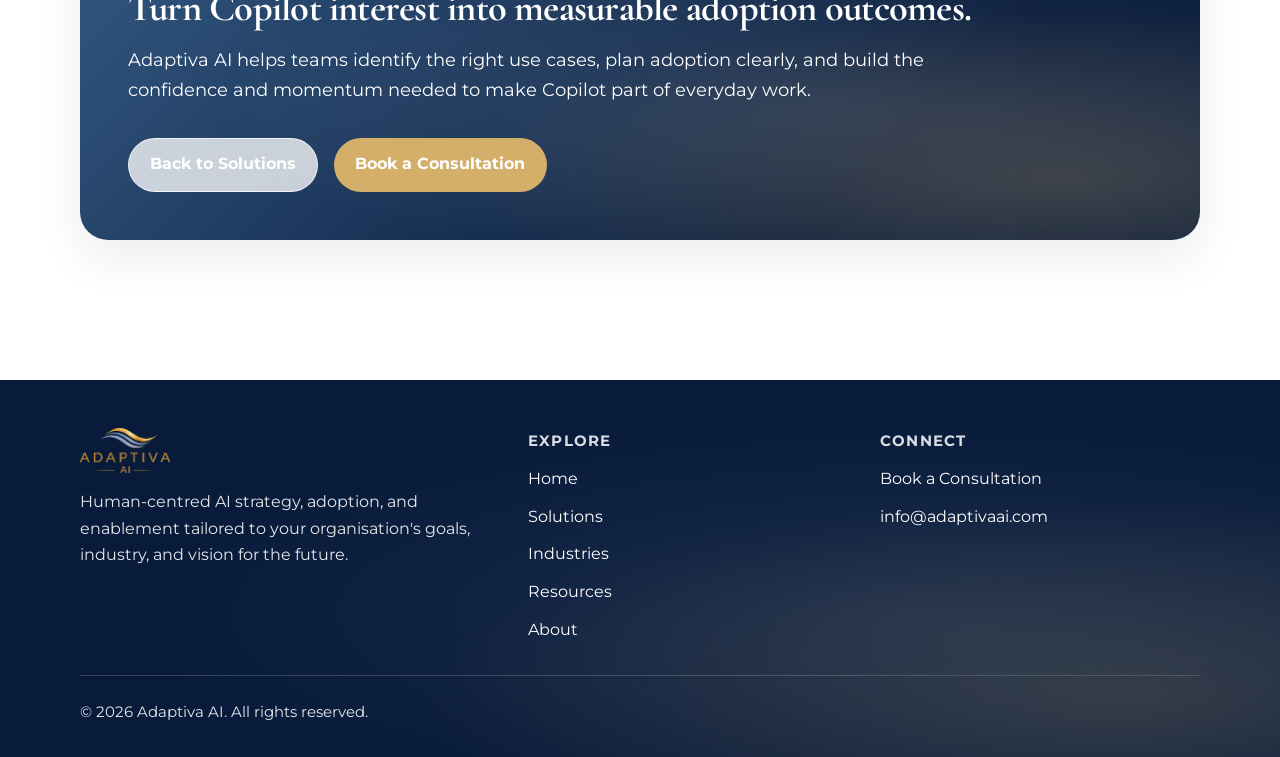
<file: copilot-services.html>
<!DOCTYPE html>
<html lang="en">
  <head>
    <meta charset="utf-8">
    <meta name="viewport" content="width=device-width, initial-scale=1">
    <title>Microsoft Copilot services | Adaptiva AI</title>
    <meta
      name="description"
      content="Structured Microsoft Copilot services designed to help organisations move beyond experimentation and achieve meaningful Microsoft 365 Copilot adoption."
    >
    <link rel="canonical" href="https://www.adaptivaai.com/copilot-services.html">
    <meta property="og:type" content="website">
    <meta property="og:site_name" content="Adaptiva AI">
    <meta property="og:title" content="Microsoft Copilot services | Adaptiva AI">
    <meta property="og:description" content="Structured Microsoft Copilot services designed to help organisations move beyond experimentation and achieve meaningful Microsoft 365 Copilot adoption.">
    <meta property="og:url" content="https://www.adaptivaai.com/copilot-services.html">
    <meta property="og:image" content="https://www.adaptivaai.com/assets/images/adaptiva-logo-solid.png">
    <meta name="theme-color" content="#081B3A">
    <link rel="icon" type="image/png" href="assets/images/favicon.png">
    <link rel="manifest" href="site.webmanifest">
    <link rel="preconnect" href="https://fonts.googleapis.com">
    <link rel="preconnect" href="https://fonts.gstatic.com" crossorigin>
    <link
      href="https://fonts.googleapis.com/css2?family=Cormorant+Garamond:wght@500;600;700&family=Montserrat:wght@400;500;600;700&display=swap"
      rel="stylesheet"
    >
    <script type="application/ld+json">
      {
        "@context": "https://schema.org",
        "@type": "Organization",
        "name": "Adaptiva AI",
        "url": "https://www.adaptivaai.com",
        "logo": "https://www.adaptivaai.com/assets/images/adaptiva-logo-solid.png",
        "email": "info@adaptivaai.com"
      }
    </script>
    <script type="application/ld+json">
      {
        "@context": "https://schema.org",
        "@type": "Service",
        "name": "Microsoft Copilot services",
        "serviceType": "Microsoft 365 Copilot adoption and enablement",
        "url": "https://www.adaptivaai.com/copilot-services.html",
        "description": "A structured service that helps organisations move beyond experimentation and achieve meaningful Microsoft 365 Copilot adoption.",
        "provider": {
          "@type": "Organization",
          "name": "Adaptiva AI",
          "url": "https://www.adaptivaai.com"
        },
        "areaServed": "Worldwide"
      }
    </script>
    <link rel="stylesheet" href="assets/css/styles.css?v=20260614-12">
  </head>
  <body class="page page--inner">
    <a class="skip-link" href="#main-content">Skip to content</a>
    <header class="site-header">
      <div class="container site-header__bar">
        <a class="brand" href="index.html" aria-label="Adaptiva AI home">
          <img src="assets/images/adaptiva-logo.png" alt="Adaptiva AI">
        </a>
        <button
          class="nav-toggle"
          type="button"
          aria-expanded="false"
          aria-controls="primary-navigation"
          aria-label="Toggle navigation"
          data-nav-toggle
        >
          <span class="nav-toggle__bar"></span>
        </button>
        <nav class="site-nav" id="primary-navigation" aria-label="Primary navigation" data-nav>
          <ul class="site-nav__list">
            <li><a href="index.html">Home</a></li>
            <li class="site-nav__item site-nav__item--has-dropdown">
              <a href="solutions.html">Solutions</a>
              <ul class="site-nav__dropdown" aria-label="Solutions submenu">
                <li>
                  <a href="copilot-services.html" aria-current="page">
                    Microsoft Copilot services
                  </a>
                </li>
                <li><a href="ai-content-heygen.html">AI Content &amp; HeyGen</a></li>
              </ul>
            </li>
            <li><a href="industries.html">Industries</a></li>
            <li><a href="resources.html">Resources</a></li>
            <li><a href="about.html">About</a></li>
            <li class="site-nav__cta">
              <a class="button button--nav-cta" href="contact.html">Book a Consultation</a>
            </li>
          </ul>
        </nav>
      </div>
    </header>

    <main id="main-content">
      <section class="page-hero">
        <div class="container">
          <div class="page-hero__panel">
            <h1>Microsoft Copilot services</h1>
            <p class="lede">
              This solution consists of 4 modules designed to help organisations move beyond
              experimentation and achieve meaningful Copilot adoption tailored to your business
              needs, through a structured rollout roadmap, targeted use case discovery, clear
              business value identification, strategic adoption planning, and measurable success and
              ROI outcomes.
            </p>
            <p>
              To view a sample adoption program, please visit
              <a
                href="https://github.com/benleane83/adaptiva-ai/blob/main/docs/Copilot-Accelerator-Adaptiva-AI.pdf"
                target="_blank"
                rel="noopener noreferrer"
              >
                our Copilot Accelerator
              </a>.
            </p>
          </div>
        </div>
      </section>

      <section class="section section--tight">
        <div class="container">
          <div class="solution-showcase-grid">
            <article class="solution-image-tile solution-image-tile--readiness">
              <div class="solution-image-tile__content">
                <h3>AI Readiness and Maturity Assessment</h3>
                <p>
                  A tailored assessment aligned to the understanding that AI adoption is not one size
                  fits all.
                </p>
                <ul>
                  <li>Readiness assessments</li>
                  <li>Process and data maturity review</li>
                  <li>Capability gap analysis</li>
                  <li>Adoption barriers and enablers</li>
                </ul>
              </div>
            </article>
            <article class="solution-image-tile solution-image-tile--strategy">
              <div class="solution-image-tile__content">
                <h3>AI Advisory and Strategy</h3>
                <p>
                  Start your AI journey by defining a clear path to adoption and rollout planning.
                </p>
                <ul>
                  <li>AI vision and adoption roadmap</li>
                  <li>Opportunity identification</li>
                  <li>Governance and responsible AI considerations</li>
                  <li>Leadership workshops</li>
                  <li>Building sponsorship from the top</li>
                </ul>
              </div>
            </article>
            <article class="solution-image-tile solution-image-tile--skilling">
              <div class="solution-image-tile__content">
                <h3>AI Skilling &amp; Enablement</h3>
                <p>
                  Empower your people with the skills, knowledge, and confidence to use AI tools
                  effectively and drive real business impact.
                </p>
                <ul>
                  <li>Tailored Copilot program</li>
                  <li>AI coaching and hands-on support</li>
                  <li>Digital learning experiences</li>
                  <li>Role-based training</li>
                  <li>Practical use-case labs</li>
                  <li>Progress tracking and impact measurement</li>
                </ul>
              </div>
            </article>
            <article class="solution-image-tile solution-image-tile--change">
              <div class="solution-image-tile__content">
                <h3>AI Change Management</h3>
                <p>
                  A people-centered approach to adoption that helps organisations build confidence and
                  momentum.
                </p>
                <ul>
                  <li>Adoption planning</li>
                  <li>Behavior change support</li>
                  <li>Communication plans</li>
                  <li>Stakeholder engagement</li>
                  <li>Champion networks</li>
                </ul>
              </div>
            </article>
          </div>
        </div>
      </section>

      <section class="section section--cta">
        <div class="container">
          <div class="cta-panel">
            <p class="eyebrow">Start with structure</p>
            <h2>Turn Copilot interest into measurable adoption outcomes.</h2>
            <p class="lede">
              Adaptiva AI helps teams identify the right use cases, plan adoption clearly, and build
              the confidence and momentum needed to make Copilot part of everyday work.
            </p>
            <div class="button-row">
              <a class="button button--secondary" href="solutions.html">Back to Solutions</a>
              <a class="button button--primary" href="contact.html">Book a Consultation</a>
            </div>
          </div>
        </div>
      </section>
    </main>

    <footer class="site-footer">
      <div class="container site-footer__content">
        <div class="footer-grid">
          <div class="footer-brand">
            <img src="assets/images/adaptiva-logo-footer-gold-ai.png" alt="Adaptiva AI">
            <p>
              Human-centred AI strategy, adoption, and enablement tailored to your organisation's
              goals, industry, and vision for the future.
            </p>
          </div>
          <div>
            <p class="footer-heading">Explore</p>
            <ul class="footer-list">
              <li><a href="index.html">Home</a></li>
              
              <li><a href="solutions.html">Solutions</a></li>
              <li><a href="industries.html">Industries</a></li>
              <li><a href="resources.html">Resources</a></li>
            <li><a href="about.html">About</a></li>
            </ul>
          </div>
          <div>
            <p class="footer-heading">Connect</p>
            <ul class="footer-list">
              <li><a href="contact.html">Book a Consultation</a></li>
              <li><a href="mailto:info@adaptivaai.com">info@adaptivaai.com</a></li>
            </ul>
          </div>
        </div>
        <div class="footer-meta">
          <p>&copy; <span data-year></span> Adaptiva AI. All rights reserved.</p>
        </div>
      </div>
    </footer>

    <script src="assets/js/site.js"></script>
  </body>
</html>
</file>
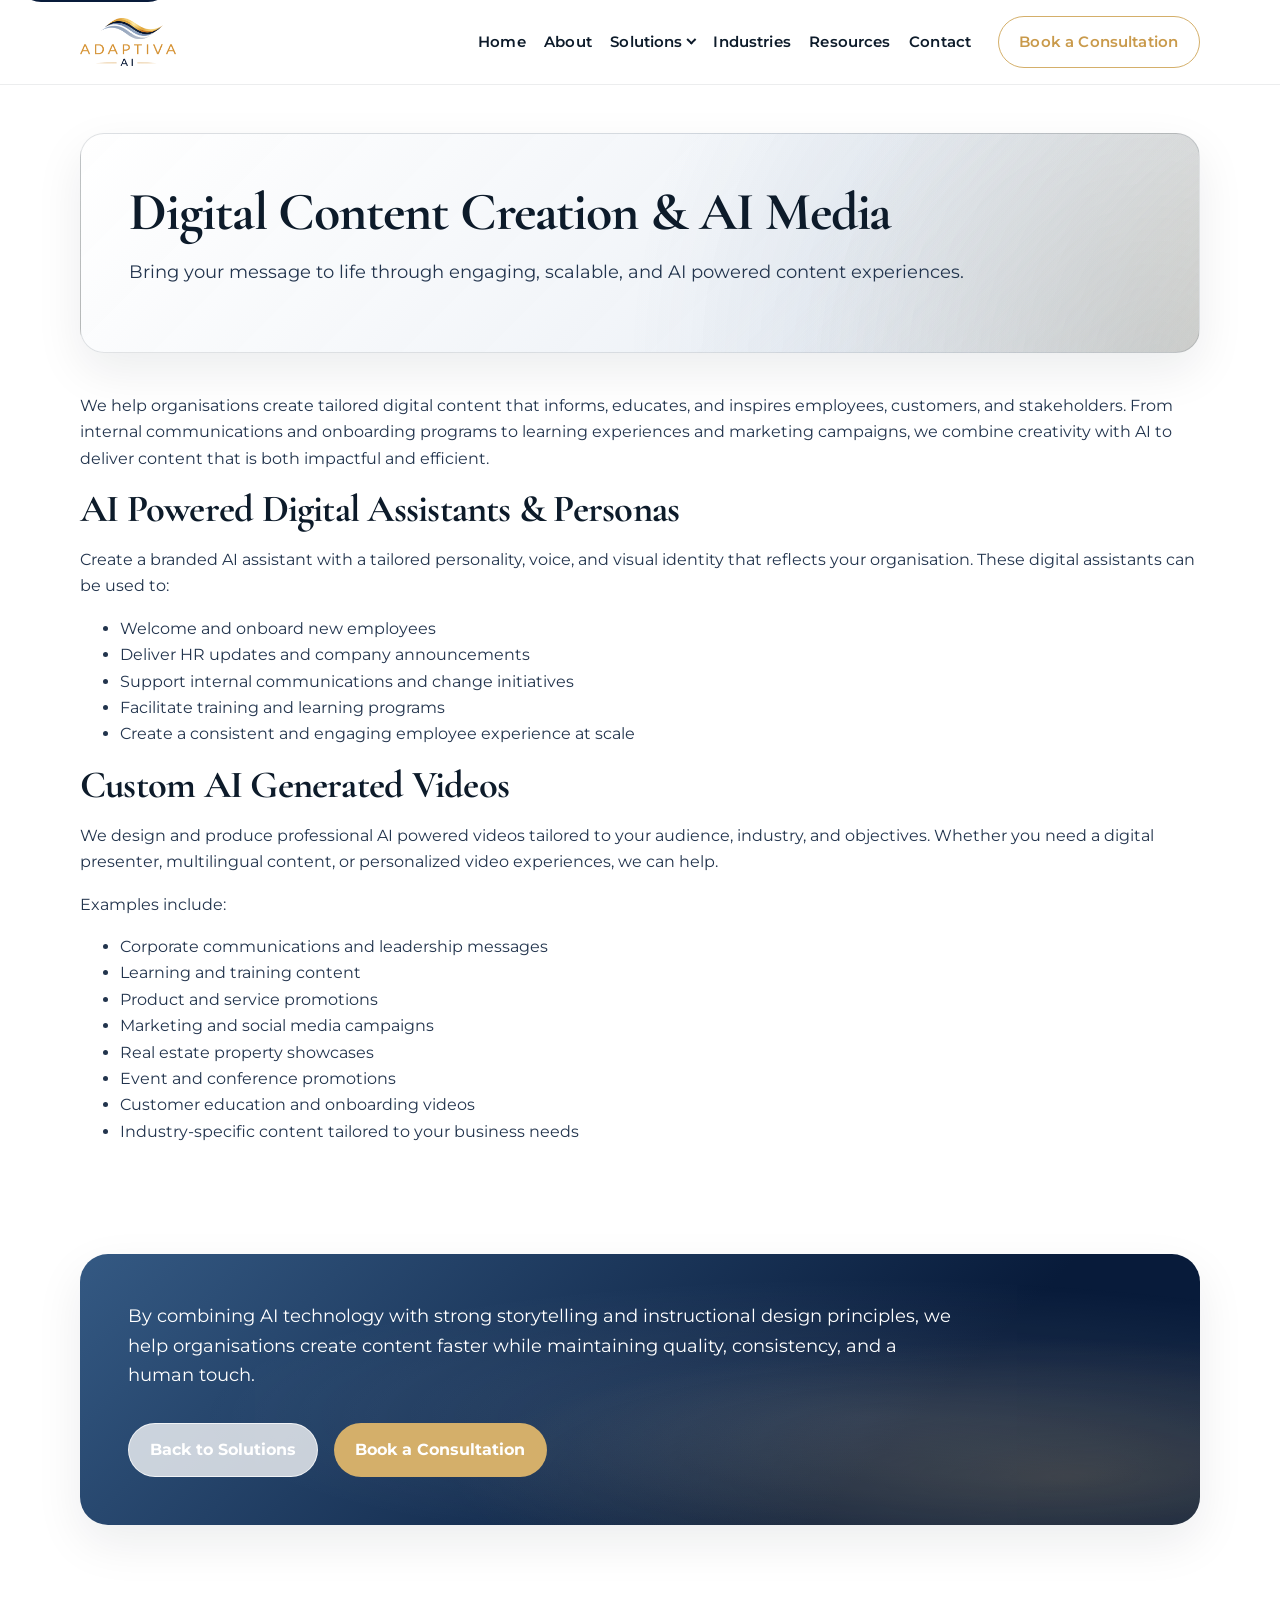
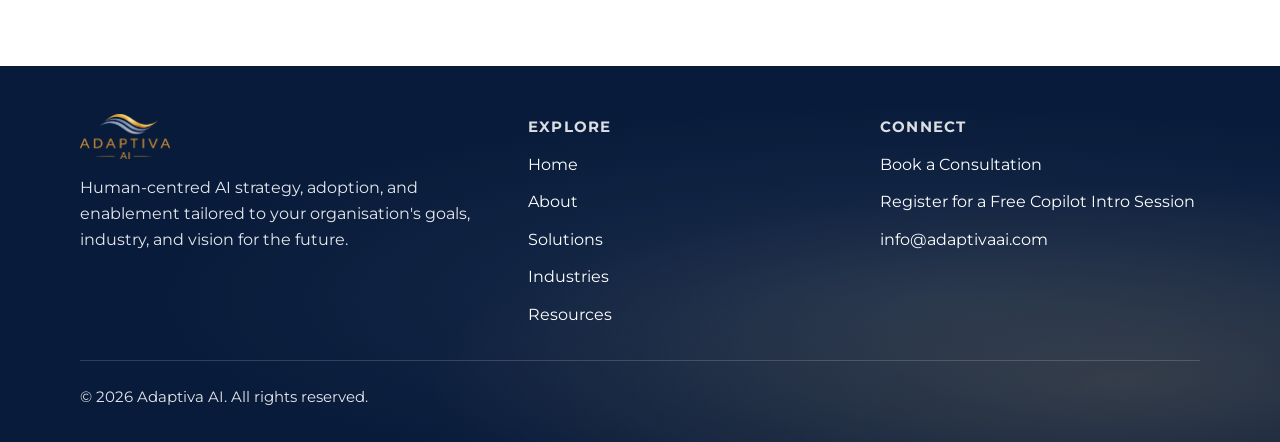
<file: digital-content-creation.html>
<!DOCTYPE html>
<html lang="en">
  <head>
    <meta charset="utf-8">
    <meta name="viewport" content="width=device-width, initial-scale=1">
    <title>Digital Content Creation &amp; AI Media | Adaptiva AI</title>
    <meta
      name="description"
      content="Bring your message to life through engaging, scalable, and AI powered content experiences. AI assistants, custom videos, and tailored digital content for your organisation."
    >
    <link rel="canonical" href="https://www.adaptivaai.com/digital-content-creation.html">
    <meta property="og:type" content="website">
    <meta property="og:site_name" content="Adaptiva AI">
    <meta property="og:title" content="Digital Content Creation &amp; AI Media | Adaptiva AI">
    <meta property="og:description" content="Bring your message to life through engaging, scalable, and AI powered content experiences. AI assistants, custom videos, and tailored digital content for your organisation.">
    <meta property="og:url" content="https://www.adaptivaai.com/digital-content-creation.html">
    <meta property="og:image" content="https://www.adaptivaai.com/assets/images/adaptiva-logo-solid.png">
    <meta name="theme-color" content="#081B3A">
    <link rel="icon" type="image/png" href="assets/images/favicon.png">
    <link rel="manifest" href="site.webmanifest">
    <link rel="preconnect" href="https://fonts.googleapis.com">
    <link rel="preconnect" href="https://fonts.gstatic.com" crossorigin>
    <link
      href="https://fonts.googleapis.com/css2?family=Cormorant+Garamond:wght@500;600;700&family=Montserrat:wght@400;500;600;700&display=swap"
      rel="stylesheet"
    >
    <script type="application/ld+json">
      {
        "@context": "https://schema.org",
        "@type": "Organization",
        "name": "Adaptiva AI",
        "url": "https://www.adaptivaai.com",
        "logo": "https://www.adaptivaai.com/assets/images/adaptiva-logo-solid.png",
        "email": "info@adaptivaai.com"
      }
    </script>
    <script type="application/ld+json">
      {
        "@context": "https://schema.org",
        "@type": "Service",
        "name": "Digital Content Creation & AI Media",
        "serviceType": "AI-powered digital content creation and media",
        "url": "https://www.adaptivaai.com/digital-content-creation.html",
        "description": "A service for engaging, scalable, AI-powered content experiences including digital assistants and custom videos.",
        "provider": {
          "@type": "Organization",
          "name": "Adaptiva AI",
          "url": "https://www.adaptivaai.com"
        },
        "areaServed": "Worldwide"
      }
    </script>
    <link rel="stylesheet" href="assets/css/styles.css?v=20260614-14">
  </head>
  <body class="page page--inner">
    <a class="skip-link" href="#main-content">Skip to content</a>
    <header class="site-header">
      <div class="container site-header__bar">
        <a class="brand" href="index.html" aria-label="Adaptiva AI home">
          <img src="assets/images/adaptiva-logo.png" alt="Adaptiva AI">
        </a>
        <button
          class="nav-toggle"
          type="button"
          aria-expanded="false"
          aria-controls="primary-navigation"
          aria-label="Toggle navigation"
          data-nav-toggle
        >
          <span class="nav-toggle__bar"></span>
        </button>
        <nav class="site-nav" id="primary-navigation" aria-label="Primary navigation" data-nav>
          <ul class="site-nav__list">
            <li><a href="index.html">Home</a></li>
            <li><a href="about.html">About</a></li>
            <li class="site-nav__item site-nav__item--has-dropdown">
              <a href="solutions.html">Solutions</a>
              <ul class="site-nav__dropdown" aria-label="Solutions submenu">
                <li><a href="copilot-adoption-enablement.html">Copilot Adoption &amp; Enablement</a></li>
                <li><a href="digital-content-creation.html" aria-current="page">Digital Content Creation</a></li>
              </ul>
            </li>
            <li><a href="industries.html">Industries</a></li>
            <li><a href="resources.html">Resources</a></li>
            <li><a href="contact.html">Contact</a></li>
            <li class="site-nav__cta">
              <a class="button button--nav-cta" href="contact.html">Book a Consultation</a>
            </li>
          </ul>
        </nav>
      </div>
    </header>

    <main id="main-content">
      <section class="page-hero">
        <div class="container">
          <div class="page-hero__panel">
            <h1>Digital Content Creation &amp; AI Media</h1>
            <p class="lede">
              Bring your message to life through engaging, scalable, and AI powered content experiences.
            </p>
          </div>
        </div>
      </section>

      <section class="section section--tight">
        <div class="container">
          <p>
            We help organisations create tailored digital content that informs, educates, and inspires
            employees, customers, and stakeholders. From internal communications and onboarding programs
            to learning experiences and marketing campaigns, we combine creativity with AI to deliver
            content that is both impactful and efficient.
          </p>
          <h2>AI Powered Digital Assistants &amp; Personas</h2>
          <p>
            Create a branded AI assistant with a tailored personality, voice, and visual identity that
            reflects your organisation. These digital assistants can be used to:
          </p>
          <ul>
            <li>Welcome and onboard new employees</li>
            <li>Deliver HR updates and company announcements</li>
            <li>Support internal communications and change initiatives</li>
            <li>Facilitate training and learning programs</li>
            <li>Create a consistent and engaging employee experience at scale</li>
          </ul>
          <h2>Custom AI Generated Videos</h2>
          <p>
            We design and produce professional AI powered videos tailored to your audience, industry,
            and objectives. Whether you need a digital presenter, multilingual content, or personalized
            video experiences, we can help.
          </p>
          <p>Examples include:</p>
          <ul>
            <li>Corporate communications and leadership messages</li>
            <li>Learning and training content</li>
            <li>Product and service promotions</li>
            <li>Marketing and social media campaigns</li>
            <li>Real estate property showcases</li>
            <li>Event and conference promotions</li>
            <li>Customer education and onboarding videos</li>
            <li>Industry-specific content tailored to your business needs</li>
          </ul>
        </div>
      </section>

      <section class="section section--cta">
        <div class="container">
          <div class="cta-panel">
            <p class="lede">
              By combining AI technology with strong storytelling and instructional design principles,
              we help organisations create content faster while maintaining quality, consistency, and
              a human touch.
            </p>
            <div class="button-row">
              <a class="button button--secondary" href="solutions.html">Back to Solutions</a>
              <a class="button button--primary" href="contact.html">Book a Consultation</a>
            </div>
          </div>
        </div>
      </section>
    </main>

    <footer class="site-footer">
      <div class="container site-footer__content">
        <div class="footer-grid">
          <div class="footer-brand">
            <img src="assets/images/adaptiva-logo-footer-gold-ai.png" alt="Adaptiva AI">
            <p>
              Human-centred AI strategy, adoption, and enablement tailored to your organisation's
              goals, industry, and vision for the future.
            </p>
          </div>
          <div>
            <p class="footer-heading">Explore</p>
            <ul class="footer-list">
              <li><a href="index.html">Home</a></li>
              <li><a href="about.html">About</a></li>
              <li><a href="solutions.html">Solutions</a></li>
              <li><a href="industries.html">Industries</a></li>
              <li><a href="resources.html">Resources</a></li>
            </ul>
          </div>
          <div>
            <p class="footer-heading">Connect</p>
            <ul class="footer-list">
              <li><a href="contact.html">Book a Consultation</a></li>
              <li><a href="contact.html#register">Register for a Free Copilot Intro Session</a></li>
              <li><a href="mailto:info@adaptivaai.com">info@adaptivaai.com</a></li>
            </ul>
          </div>
        </div>
        <div class="footer-meta">
          <p>&copy; <span data-year></span> Adaptiva AI. All rights reserved.</p>
        </div>
      </div>
    </footer>

    <script src="assets/js/site.js"></script>
  </body>
</html>
</file>
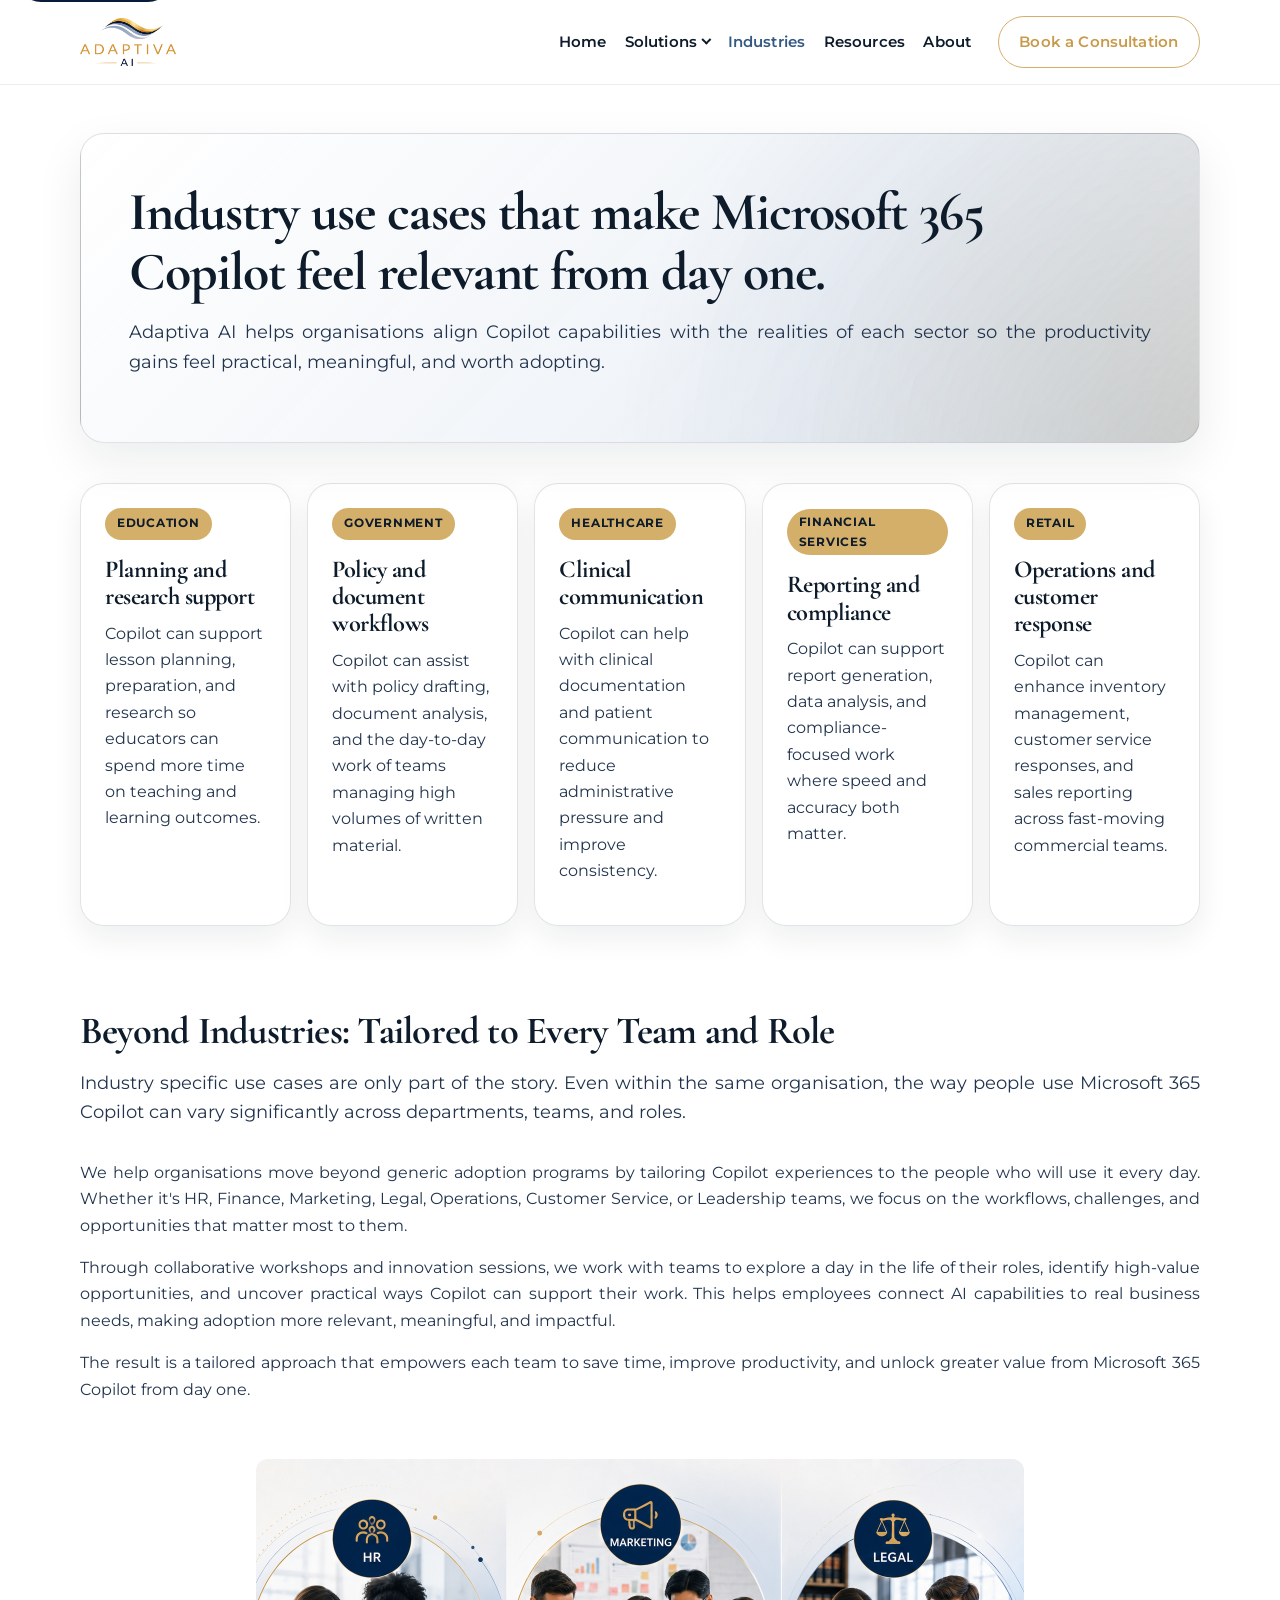
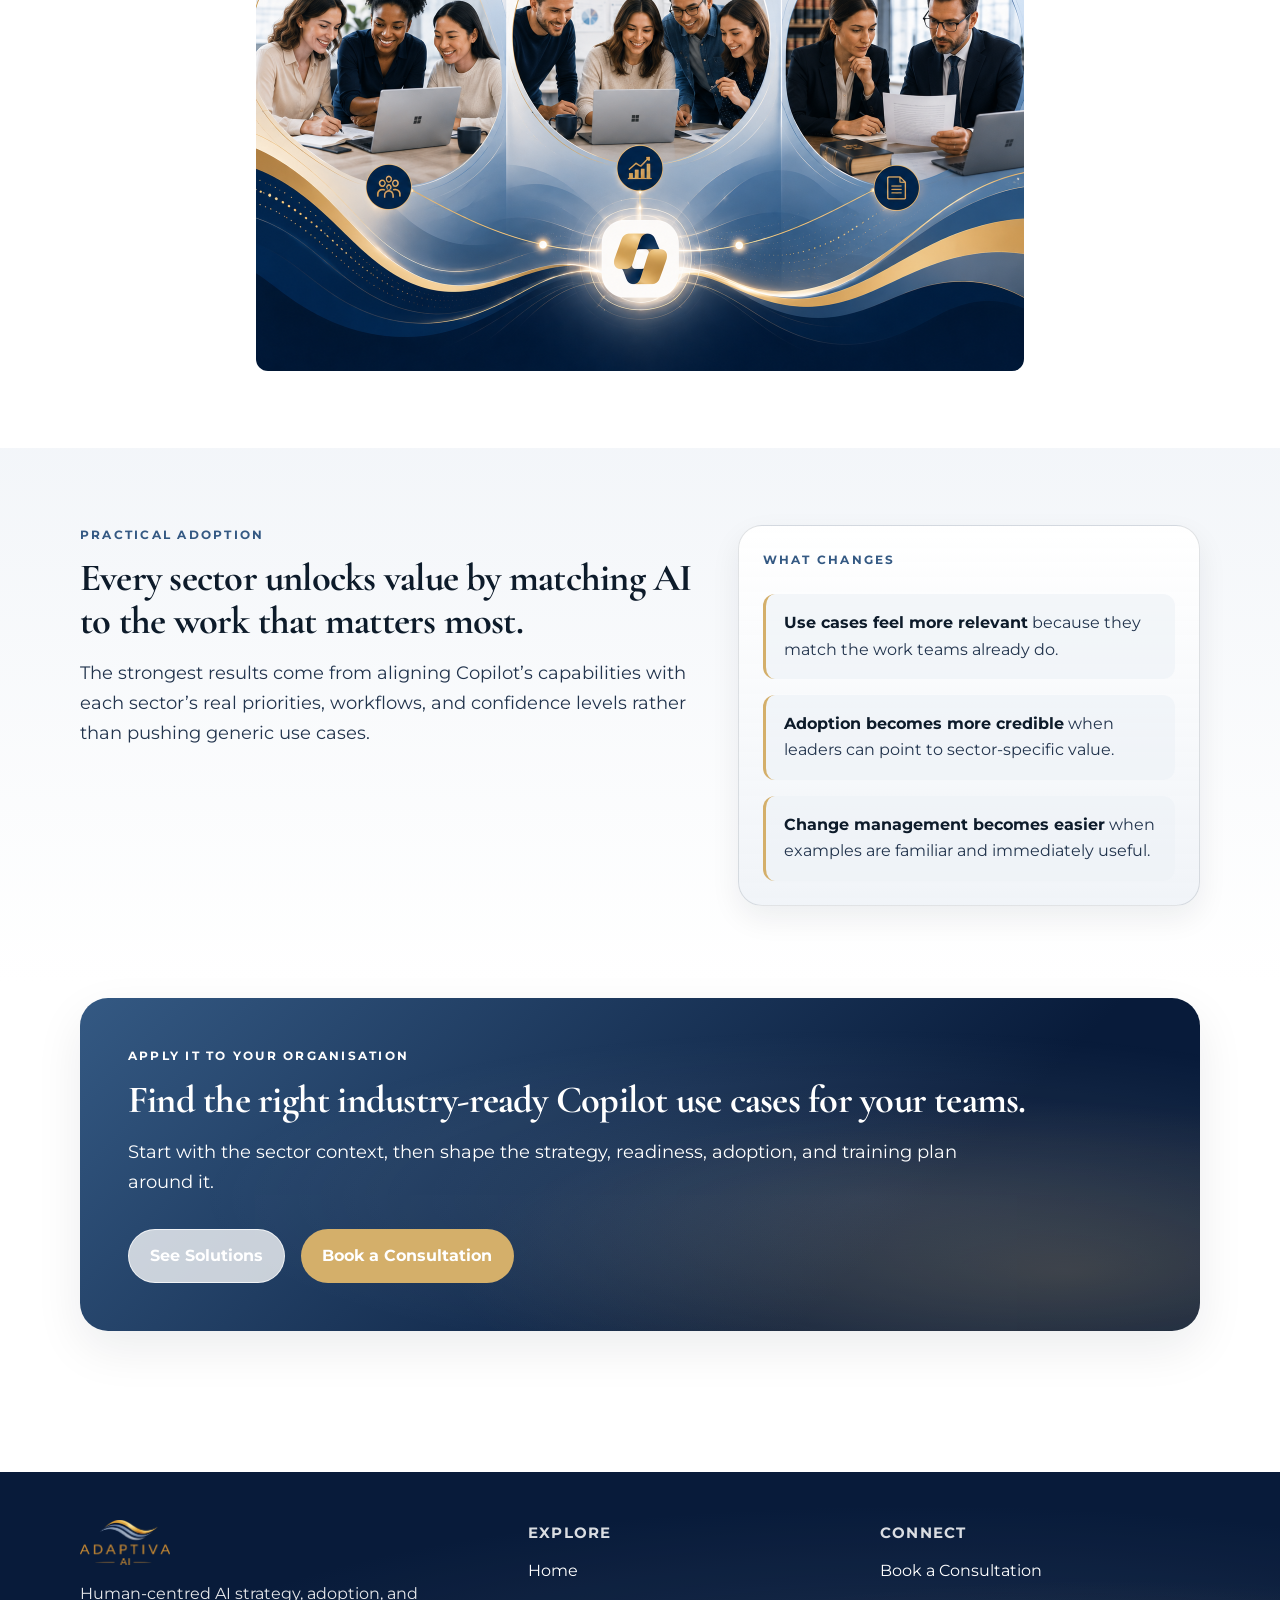
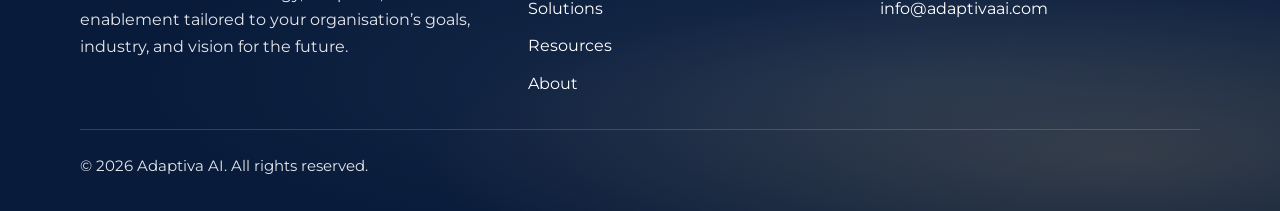
<file: industries.html>
<!DOCTYPE html>
<html lang="en">
  <head>
    <meta charset="utf-8">
    <meta name="viewport" content="width=device-width, initial-scale=1">
    <title>Industries | Adaptiva AI</title>
    <meta
      name="description"
      content="See how Microsoft 365 Copilot can support education, government, healthcare, financial services, and retail with tailored adoption support from Adaptiva AI."
    >
    <link rel="canonical" href="https://www.adaptivaai.com/industries.html">
    <meta property="og:type" content="website">
    <meta property="og:site_name" content="Adaptiva AI">
    <meta property="og:title" content="Industries | Adaptiva AI">
    <meta property="og:description" content="See how Microsoft 365 Copilot can support education, government, healthcare, financial services, and retail with tailored adoption support from Adaptiva AI.">
    <meta property="og:url" content="https://www.adaptivaai.com/industries.html">
    <meta property="og:image" content="https://www.adaptivaai.com/assets/images/adaptiva-logo-solid.png">
    <meta name="theme-color" content="#081B3A">
    <link rel="icon" type="image/png" href="assets/images/favicon.png">
    <link rel="manifest" href="site.webmanifest">
    <link rel="preconnect" href="https://fonts.googleapis.com">
    <link rel="preconnect" href="https://fonts.gstatic.com" crossorigin>
    <link
      href="https://fonts.googleapis.com/css2?family=Cormorant+Garamond:wght@500;600;700&family=Montserrat:wght@400;500;600;700&display=swap"
      rel="stylesheet"
    >
    <script type="application/ld+json">
      {
        "@context": "https://schema.org",
        "@type": "Organization",
        "name": "Adaptiva AI",
        "url": "https://www.adaptivaai.com",
        "logo": "https://www.adaptivaai.com/assets/images/adaptiva-logo-solid.png",
        "email": "info@adaptivaai.com"
      }
    </script>
    <link rel="stylesheet" href="assets/css/styles.css?v=20260616-01">
  </head>
  <body class="page page--inner">
    <a class="skip-link" href="#main-content">Skip to content</a>
    <header class="site-header">
      <div class="container site-header__bar">
        <a class="brand" href="index.html" aria-label="Adaptiva AI home">
          <img src="assets/images/adaptiva-logo.png" alt="Adaptiva AI">
        </a>
        <button
          class="nav-toggle"
          type="button"
          aria-expanded="false"
          aria-controls="primary-navigation"
          aria-label="Toggle navigation"
          data-nav-toggle
        >
          <span class="nav-toggle__bar"></span>
        </button>
        <nav class="site-nav" id="primary-navigation" aria-label="Primary navigation" data-nav>
          <ul class="site-nav__list">
            <li><a href="index.html">Home</a></li>
            <li class="site-nav__item site-nav__item--has-dropdown">
              <a href="solutions.html">Solutions</a>
              <ul class="site-nav__dropdown" aria-label="Solutions submenu">
                <li><a href="copilot-services.html">Microsoft Copilot services</a></li>
                <li><a href="ai-content-heygen.html">AI Content &amp; HeyGen</a></li>
              </ul>
            </li>
            <li><a href="industries.html" aria-current="page">Industries</a></li>
            <li><a href="resources.html">Resources</a></li>
            <li><a href="about.html">About</a></li>
            <li class="site-nav__cta">
              <a class="button button--nav-cta" href="contact.html">Book a Consultation</a>
            </li>
          </ul>
        </nav>
      </div>
    </header>

    <main id="main-content">
      <section class="page-hero">
        <div class="container">
          <div class="page-hero__panel">
            <h1>Industry use cases that make Microsoft 365 Copilot feel relevant from day one.</h1>
            <p class="lede">
              Adaptiva AI helps organisations align Copilot capabilities with the realities of each
              sector so the productivity gains feel practical, meaningful, and worth adopting.
            </p>
          </div>
        </div>
      </section>

      <section class="section section--tight industries-intro">
        <div class="container">
          <div class="industry-grid">
            <article class="card industry-card">
              <span class="card__tag">Education</span>
              <h3 class="card__title">Planning and research support</h3>
              <p>
                Copilot can support lesson planning, preparation, and research so educators can
                spend more time on teaching and learning outcomes.
              </p>
            </article>
            <article class="card industry-card">
              <span class="card__tag">Government</span>
              <h3 class="card__title">Policy and document workflows</h3>
              <p>
                Copilot can assist with policy drafting, document analysis, and the day-to-day work
                of teams managing high volumes of written material.
              </p>
            </article>
            <article class="card industry-card">
              <span class="card__tag">Healthcare</span>
              <h3 class="card__title">Clinical communication</h3>
              <p>
                Copilot can help with clinical documentation and patient communication to reduce
                administrative pressure and improve consistency.
              </p>
            </article>
            <article class="card industry-card">
              <span class="card__tag">Financial services</span>
              <h3 class="card__title">Reporting and compliance</h3>
              <p>
                Copilot can support report generation, data analysis, and compliance-focused work
                where speed and accuracy both matter.
              </p>
            </article>
            <article class="card industry-card">
              <span class="card__tag">Retail</span>
              <h3 class="card__title">Operations and customer response</h3>
              <p>
                Copilot can enhance inventory management, customer service responses, and sales
                reporting across fast-moving commercial teams.
              </p>
            </article>
          </div>
        </div>
      </section>

      <section class="section industries-beyond">
        <div class="container">
          <div>
            <div class="section-heading">
              <h2>Beyond Industries: Tailored to Every Team and Role</h2>
              <p class="lede">
                Industry specific use cases are only part of the story. Even within the same
                organisation, the way people use Microsoft 365 Copilot can vary significantly across
                departments, teams, and roles.
              </p>
            </div>
            <p>
              We help organisations move beyond generic adoption programs by tailoring Copilot
              experiences to the people who will use it every day. Whether it's HR, Finance,
              Marketing, Legal, Operations, Customer Service, or Leadership teams, we focus on the
              workflows, challenges, and opportunities that matter most to them.
            </p>
            <p>
              Through collaborative workshops and innovation sessions, we work with teams to explore
              a day in the life of their roles, identify high-value opportunities, and uncover
              practical ways Copilot can support their work. This helps employees connect AI
              capabilities to real business needs, making adoption more relevant, meaningful, and
              impactful.
            </p>
            <p>
              The result is a tailored approach that empowers each team to save time, improve
              productivity, and unlock greater value from Microsoft 365 Copilot from day one.
            </p>
          </div>
        </div>
      </section>

      <section class="section section--tight industries-beyond-image">
        <div class="container">
          <div class="content-image">
            <img
              src="assets/images/beyond-industries-teams.png"
              alt="HR, Marketing, and Legal teams collaborating with Microsoft 365 Copilot"
              width="768"
              height="512"
              loading="lazy"
            >
          </div>
        </div>
      </section>

      <section class="section section--soft">
        <div class="container split">
          <div>
            <p class="eyebrow">Practical adoption</p>
            <h2>Every sector unlocks value by matching AI to the work that matters most.</h2>
            <p class="lede">
              The strongest results come from aligning Copilot’s capabilities with each sector’s
              real priorities, workflows, and confidence levels rather than pushing generic use
              cases.
            </p>
          </div>
          <aside class="callout">
            <p class="eyebrow">What changes</p>
            <ul class="feature-list">
              <li><strong>Use cases feel more relevant</strong> because they match the work teams already do.</li>
              <li><strong>Adoption becomes more credible</strong> when leaders can point to sector-specific value.</li>
              <li><strong>Change management becomes easier</strong> when examples are familiar and immediately useful.</li>
            </ul>
          </aside>
        </div>
      </section>

      <section class="section section--cta">
        <div class="container">
          <div class="cta-panel">
            <p class="eyebrow">Apply it to your organisation</p>
            <h2>Find the right industry-ready Copilot use cases for your teams.</h2>
            <p class="lede">
              Start with the sector context, then shape the strategy, readiness, adoption, and
              training plan around it.
            </p>
            <div class="button-row">
              <a class="button button--secondary" href="solutions.html">See Solutions</a>
              <a class="button button--primary" href="contact.html">Book a Consultation</a>
            </div>
          </div>
        </div>
      </section>
    </main>

    <footer class="site-footer">
      <div class="container site-footer__content">
        <div class="footer-grid">
          <div class="footer-brand">
            <img src="assets/images/adaptiva-logo-footer-gold-ai.png" alt="Adaptiva AI">
            <p>
              Human-centred AI strategy, adoption, and enablement tailored to your organisation’s
              goals, industry, and vision for the future.
            </p>
          </div>
          <div>
            <p class="footer-heading">Explore</p>
            <ul class="footer-list">
              <li><a href="index.html">Home</a></li>
              
              <li><a href="solutions.html">Solutions</a></li>
              <li><a href="resources.html">Resources</a></li>
            <li><a href="about.html">About</a></li>
            </ul>
          </div>
          <div>
            <p class="footer-heading">Connect</p>
            <ul class="footer-list">
              <li><a href="contact.html">Book a Consultation</a></li>
              <li><a href="mailto:info@adaptivaai.com">info@adaptivaai.com</a></li>
            </ul>
          </div>
        </div>
        <div class="footer-meta">
          <p>&copy; <span data-year></span> Adaptiva AI. All rights reserved.</p>
        </div>
      </div>
    </footer>

    <script src="assets/js/site.js"></script>
  </body>
</html>
</file>
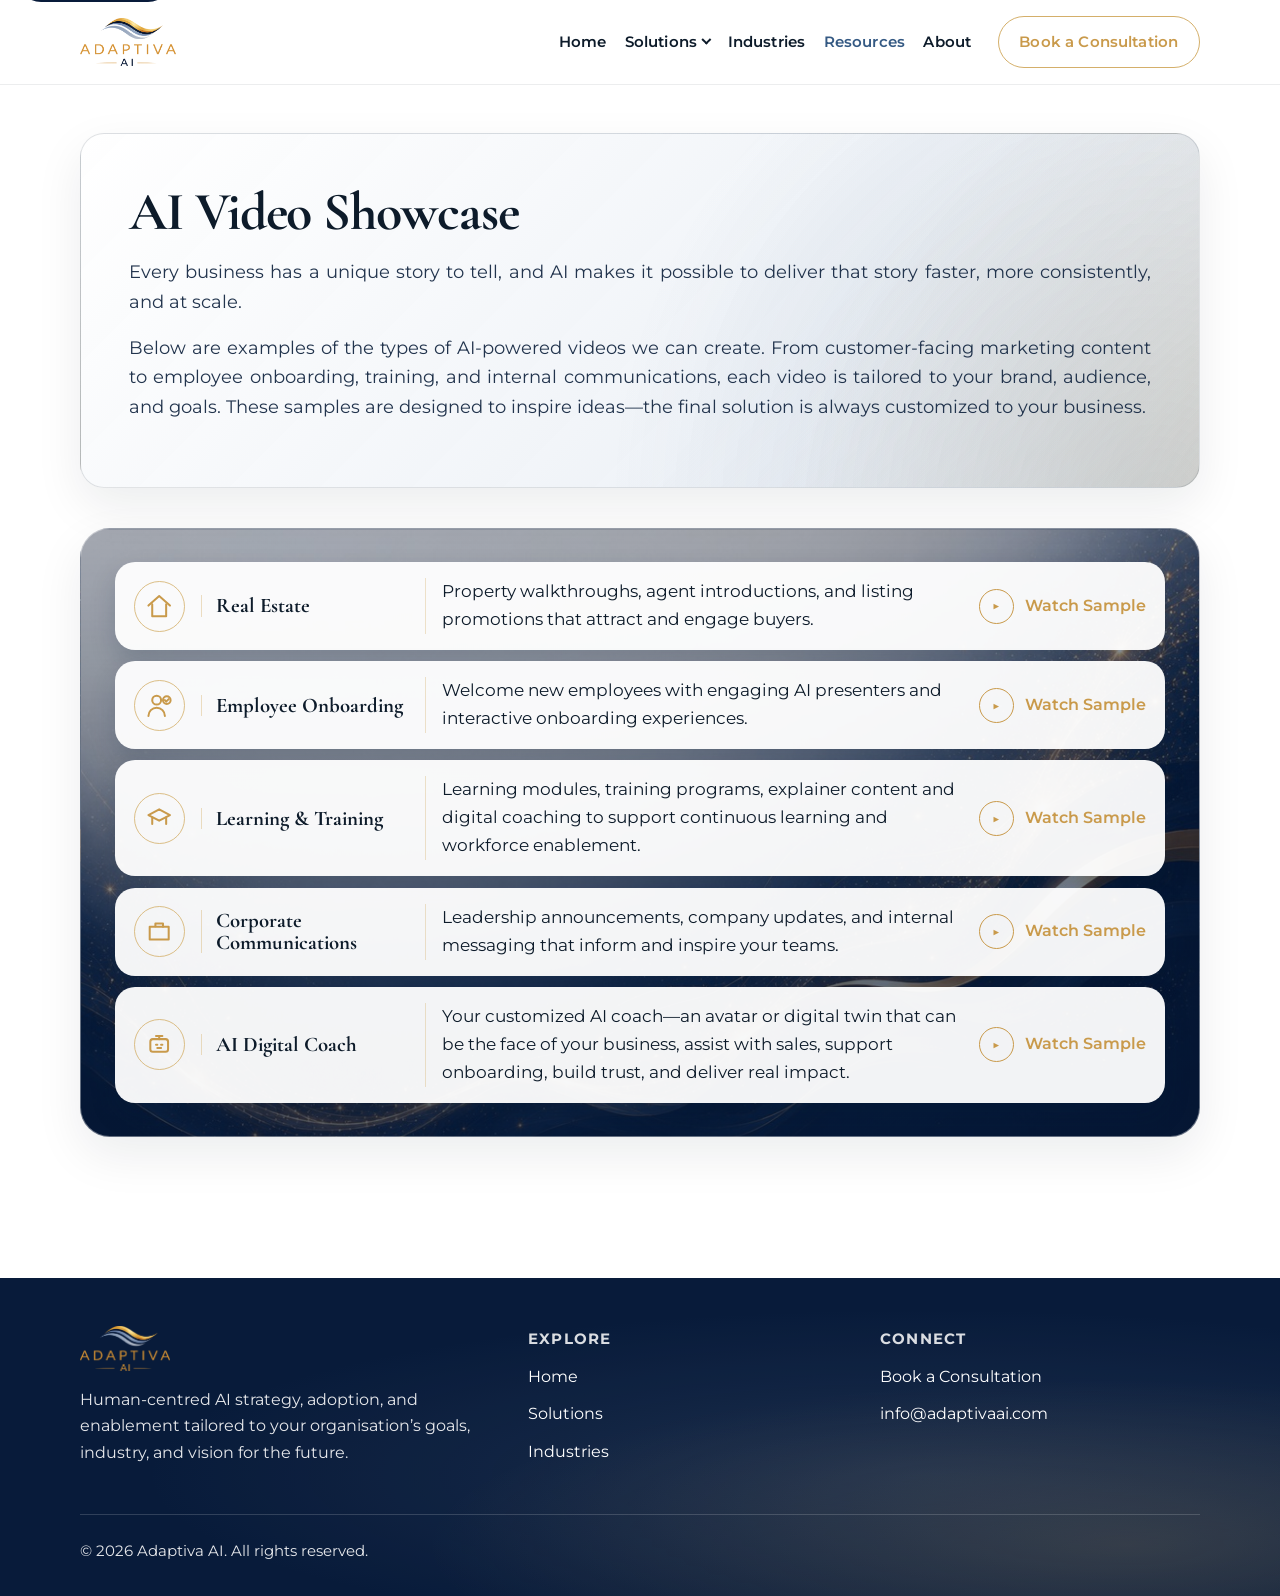
<file: resources.html>
<!DOCTYPE html>
<html lang="en">
  <head>
    <meta charset="utf-8">
    <meta name="viewport" content="width=device-width, initial-scale=1">
    <title>Resources | Adaptiva AI</title>
    <meta
      name="description"
      content="Explore Adaptiva AI’s resource-focused enablement support, including AI skilling, learning journeys, digital content, and role-based training."
    >
    <link rel="canonical" href="https://www.adaptivaai.com/resources.html">
    <meta property="og:type" content="website">
    <meta property="og:site_name" content="Adaptiva AI">
    <meta property="og:title" content="Resources | Adaptiva AI">
    <meta property="og:description" content="Explore Adaptiva AI's resource-focused enablement support, including AI skilling, learning journeys, digital content, and role-based training.">
    <meta property="og:url" content="https://www.adaptivaai.com/resources.html">
    <meta property="og:image" content="https://www.adaptivaai.com/assets/images/adaptiva-logo-solid.png">
    <meta name="theme-color" content="#081B3A">
    <link rel="icon" type="image/png" href="assets/images/favicon.png">
    <link rel="manifest" href="site.webmanifest">
    <link rel="preconnect" href="https://fonts.googleapis.com">
    <link rel="preconnect" href="https://fonts.gstatic.com" crossorigin>
    <link
      href="https://fonts.googleapis.com/css2?family=Cormorant+Garamond:wght@500;600;700&family=Montserrat:wght@400;500;600;700&display=swap"
      rel="stylesheet"
    >
    <script type="application/ld+json">
      {
        "@context": "https://schema.org",
        "@type": "Organization",
        "name": "Adaptiva AI",
        "url": "https://www.adaptivaai.com",
        "logo": "https://www.adaptivaai.com/assets/images/adaptiva-logo-solid.png",
        "email": "info@adaptivaai.com"
      }
    </script>
    <link rel="stylesheet" href="assets/css/styles.css?v=20260614-11">
  </head>
  <body class="page page--inner">
    <a class="skip-link" href="#main-content">Skip to content</a>
    <header class="site-header">
      <div class="container site-header__bar">
        <a class="brand" href="index.html" aria-label="Adaptiva AI home">
          <img src="assets/images/adaptiva-logo.png" alt="Adaptiva AI">
        </a>
        <button
          class="nav-toggle"
          type="button"
          aria-expanded="false"
          aria-controls="primary-navigation"
          aria-label="Toggle navigation"
          data-nav-toggle
        >
          <span class="nav-toggle__bar"></span>
        </button>
        <nav class="site-nav" id="primary-navigation" aria-label="Primary navigation" data-nav>
          <ul class="site-nav__list">
            <li><a href="index.html">Home</a></li>
            <li class="site-nav__item site-nav__item--has-dropdown">
              <a href="solutions.html">Solutions</a>
              <ul class="site-nav__dropdown" aria-label="Solutions submenu">
                <li><a href="copilot-services.html">Microsoft Copilot services</a></li>
                <li><a href="ai-content-heygen.html">AI Content &amp; HeyGen</a></li>
              </ul>
            </li>
            <li><a href="industries.html">Industries</a></li>
            <li><a href="resources.html" aria-current="page">Resources</a></li>
            <li><a href="about.html">About</a></li>
            <li class="site-nav__cta">
              <a class="button button--nav-cta" href="contact.html">Book a Consultation</a>
            </li>
          </ul>
        </nav>
      </div>
    </header>

    <main id="main-content">
      <section class="page-hero">
        <div class="container">
          <div class="page-hero__panel">
            <h1>AI Video Showcase</h1>
            <p class="lede">
              Every business has a unique story to tell, and AI makes it possible to deliver that
              story faster, more consistently, and at scale.
            </p>
            <p class="lede">
              Below are examples of the types of AI-powered videos we can create. From
              customer-facing marketing content to employee onboarding, training, and internal
              communications, each video is tailored to your brand, audience, and goals. These
              samples are designed to inspire ideas—the final solution is always customized to your
              business.
            </p>
          </div>
        </div>
      </section>

      <section class="section section--tight">
        <div class="container">
          <div class="resources-showcase">
            <div class="resources-showcase__inner">
              <ul class="resources-showcase__table" aria-label="AI video showcase categories">
                <li class="resources-showcase__row">
                  <span class="resources-showcase__icon" aria-hidden="true">
                    <svg viewBox="0 0 24 24" role="presentation">
                      <path d="M3.5 11.5 12 4l8.5 7.5"></path>
                      <path d="M6.5 10.5V20h11v-9.5"></path>
                    </svg>
                  </span>
                  <p class="resources-showcase__title">Real Estate</p>
                  <p class="resources-showcase__description">
                    Property walkthroughs, agent introductions, and listing promotions that attract
                    and engage buyers.
                  </p>
                  <a
                    class="resources-watch-link"
                    href="https://res.cloudinary.com/dmssosums/video/upload/v1782664464/Real_estate_listing__1080p_fvjv1p.mp4"
                    target="_blank"
                    rel="noopener noreferrer"
                    data-resource-video-trigger
                    data-resource-video-title="Real Estate Sample"
                  >
                    <span class="resources-showcase__play-icon" aria-hidden="true">▶</span>
                    Watch Sample
                  </a>
                </li>
                <li class="resources-showcase__row">
                  <span class="resources-showcase__icon" aria-hidden="true">
                    <svg viewBox="0 0 24 24" role="presentation">
                      <circle cx="10" cy="8" r="3.5"></circle>
                      <path d="M3.5 20.5c0-3.6 2.9-6.5 6.5-6.5s6.5 2.9 6.5 6.5"></path>
                      <circle cx="18" cy="8" r="3"></circle>
                      <path d="M16.5 8l1 1.2 2-2"></path>
                    </svg>
                  </span>
                  <p class="resources-showcase__title">Employee Onboarding</p>
                  <p class="resources-showcase__description">
                    Welcome new employees with engaging AI presenters and interactive onboarding
                    experiences.
                  </p>
                  <a
                    class="resources-watch-link"
                    href="https://res.cloudinary.com/dmssosums/video/upload/v1783505280/HR_onboarding_video_final_1080p_fytduk.mp4"
                    target="_blank"
                    rel="noopener noreferrer"
                    data-resource-video-trigger
                    data-resource-video-title="Employee Onboarding Sample"
                  >
                    <span class="resources-showcase__play-icon" aria-hidden="true">▶</span>
                    Watch Sample
                  </a>
                </li>
                <li class="resources-showcase__row">
                  <span class="resources-showcase__icon" aria-hidden="true">
                    <svg viewBox="0 0 24 24" role="presentation">
                      <path d="M3.5 9.5 12 5l8.5 4.5L12 14z"></path>
                      <path d="M6.5 11.5V16.5"></path>
                      <path d="M17.5 11.5V16.5"></path>
                    </svg>
                  </span>
                  <p class="resources-showcase__title">Learning &amp; Training</p>
                  <p class="resources-showcase__description">
                    Learning modules, training programs, explainer content and digital coaching to
                    support continuous learning and workforce enablement.
                  </p>
                  <a
                    class="resources-watch-link"
                    href="https://res.cloudinary.com/dmssosums/video/upload/v1783966355/Learning_and_training_zbhg67.mp4"
                    target="_blank"
                    rel="noopener noreferrer"
                    data-resource-video-trigger
                    data-resource-video-title="Learning &amp; Training Sample"
                  >
                    <span class="resources-showcase__play-icon" aria-hidden="true">▶</span>
                    Watch Sample
                  </a>
                </li>
                <li class="resources-showcase__row">
                  <span class="resources-showcase__icon" aria-hidden="true">
                    <svg viewBox="0 0 24 24" role="presentation">
                      <path d="M4.5 8.5h15v10h-15z"></path>
                      <path d="M9 8V6h6v2.5"></path>
                    </svg>
                  </span>
                  <p class="resources-showcase__title">Corporate Communications</p>
                  <p class="resources-showcase__description">
                    Leadership announcements, company updates, and internal messaging that inform
                    and inspire your teams.
                  </p>
                  <a
                    class="resources-watch-link"
                    href="https://res.cloudinary.com/dmssosums/video/upload/v1788285850/Corp_comms_y77s7m.mp4"
                    target="_blank"
                    rel="noopener noreferrer"
                    data-resource-video-trigger
                    data-resource-video-title="Corporate Communications Sample"
                  >
                    <span class="resources-showcase__play-icon" aria-hidden="true">▶</span>
                    Watch Sample
                  </a>
                </li>
                <li class="resources-showcase__row">
                  <span class="resources-showcase__icon" aria-hidden="true">
                    <svg viewBox="0 0 24 24" role="presentation">
                      <rect x="5" y="8" width="14" height="10" rx="2"></rect>
                      <path d="M9.5 12.5h1"></path>
                      <path d="M13.5 12.5h1"></path>
                      <path d="M10.5 15h3"></path>
                      <path d="M12 8V5.5"></path>
                      <path d="M9.5 5.5h5"></path>
                    </svg>
                  </span>
                  <p class="resources-showcase__title">AI Digital Coach</p>
                  <p class="resources-showcase__description">
                    Your customized AI coach—an avatar or digital twin that can be the face of
                    your business, assist with sales, support onboarding, build trust, and deliver
                    real impact.
                  </p>
                  <a
                    class="resources-watch-link"
                    href="https://res.cloudinary.com/dmssosums/video/upload/v1784295370/Prompt_coach_explained_1080p_caption_lht783.mp4"
                    target="_blank"
                    rel="noopener noreferrer"
                    data-resource-video-trigger
                    data-resource-video-title="AI Digital Coach Sample"
                  >
                    <span class="resources-showcase__play-icon" aria-hidden="true">▶</span>
                    Watch Sample
                  </a>
                </li>
              </ul>
            </div>
          </div>
        </div>
      </section>

      <dialog class="video-dialog" aria-labelledby="resource-video-title" data-resource-video-dialog>
        <div class="video-dialog__panel">
          <div class="video-dialog__header">
            <div>
              <p class="eyebrow">AI Video Showcase</p>
              <h2 id="resource-video-title">Video Sample</h2>
            </div>
            <button
              class="video-dialog__close"
              type="button"
              aria-label="Close video"
              data-resource-video-close
            >&times;</button>
          </div>
          <iframe
            class="video-dialog__embed"
            src="about:blank"
            title="AI video sample"
            allow="autoplay; fullscreen; picture-in-picture"
            allowfullscreen
            data-resource-video-player
          ></iframe>
          <p class="video-dialog__fallback">
            If the video does not start, open it <a
              href="https://res.cloudinary.com/dmssosums/video/upload/v1782664464/Real_estate_listing__1080p_fvjv1p.mp4"
              target="_blank"
              rel="noopener noreferrer"
              data-resource-video-fallback
            >directly</a>.
          </p>
        </div>
      </dialog>
    </main>

    <footer class="site-footer">
      <div class="container site-footer__content">
        <div class="footer-grid">
          <div class="footer-brand">
            <img src="assets/images/adaptiva-logo-footer-gold-ai.png" alt="Adaptiva AI">
            <p>
              Human-centred AI strategy, adoption, and enablement tailored to your organisation’s
              goals, industry, and vision for the future.
            </p>
          </div>
          <div>
            <p class="footer-heading">Explore</p>
            <ul class="footer-list">
              <li><a href="index.html">Home</a></li>
              
              <li><a href="solutions.html">Solutions</a></li>
              <li><a href="industries.html">Industries</a></li>
            </ul>
          </div>
          <div>
            <p class="footer-heading">Connect</p>
            <ul class="footer-list">
              <li><a href="contact.html">Book a Consultation</a></li>
              <li><a href="mailto:info@adaptivaai.com">info@adaptivaai.com</a></li>
            </ul>
          </div>
        </div>
        <div class="footer-meta">
          <p>&copy; <span data-year></span> Adaptiva AI. All rights reserved.</p>
        </div>
      </div>
    </footer>

    <script src="assets/js/site.js"></script>
  </body>
</html>
</file>
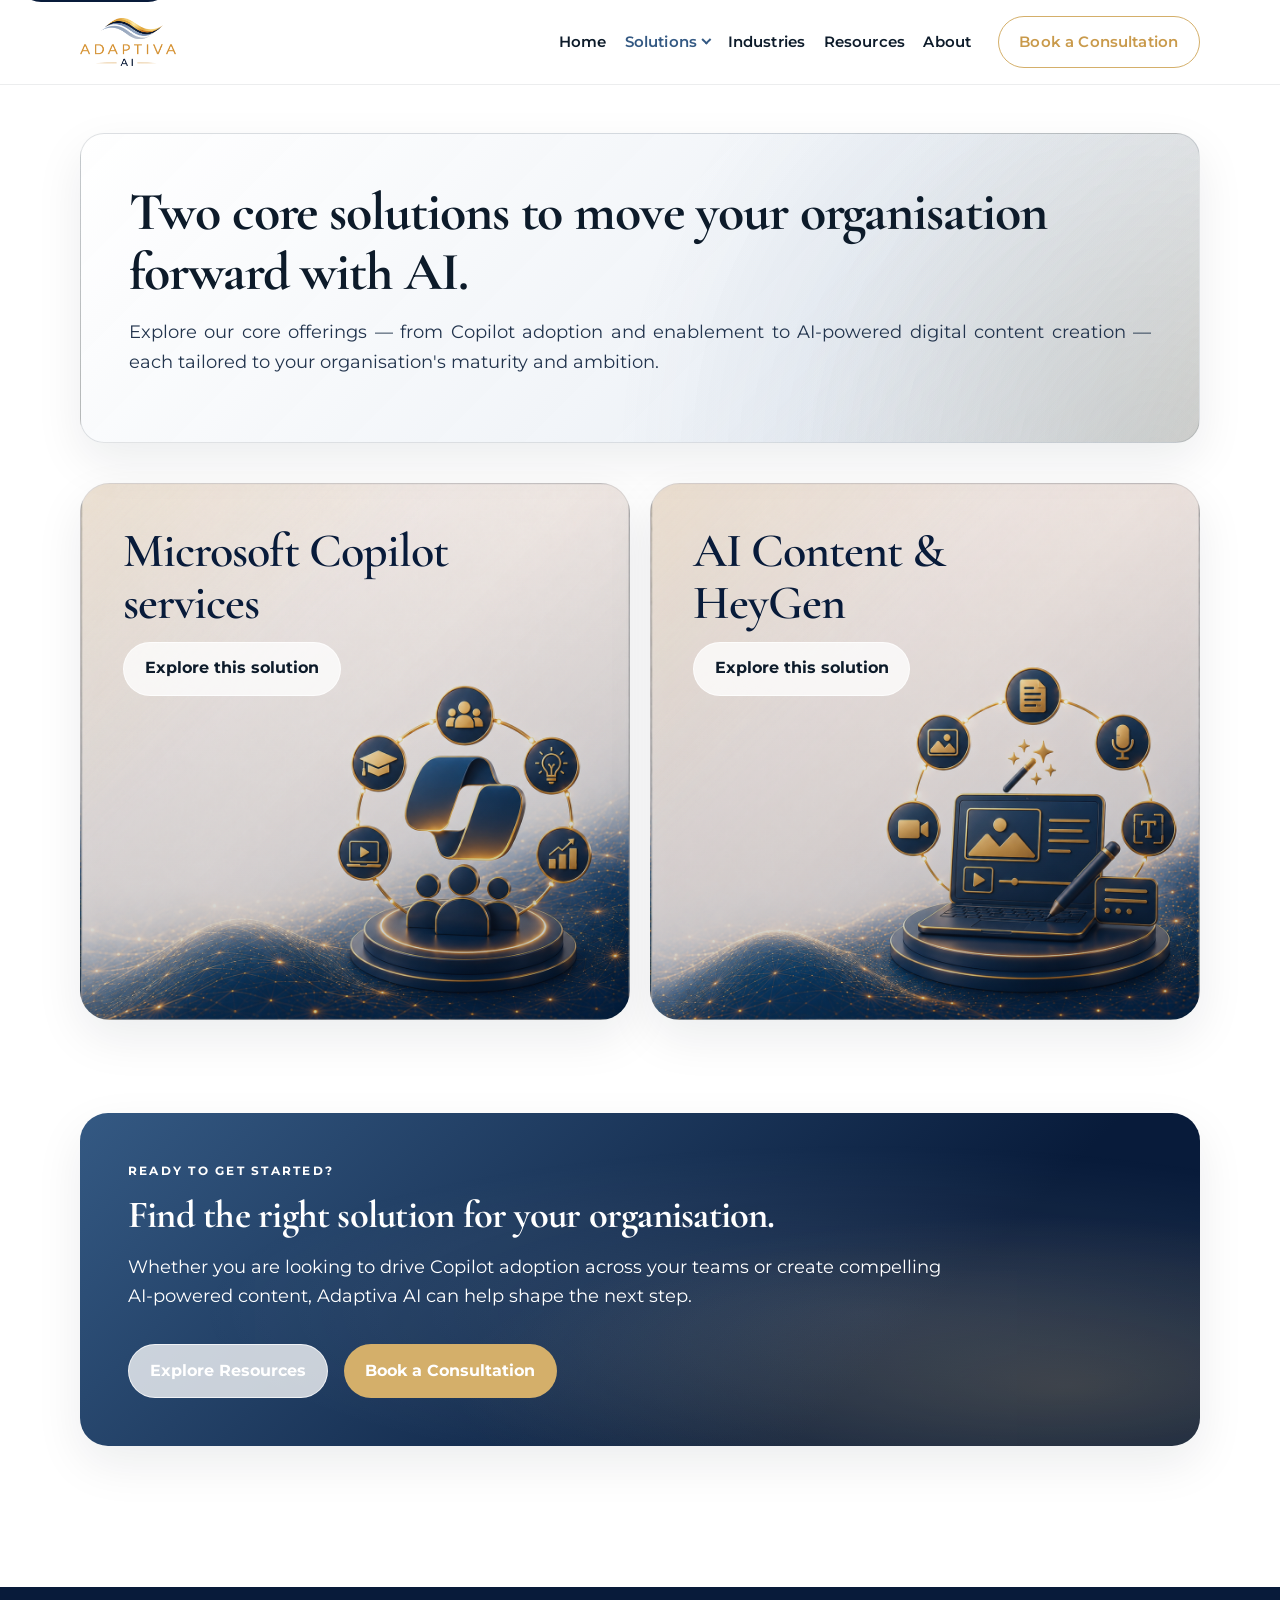
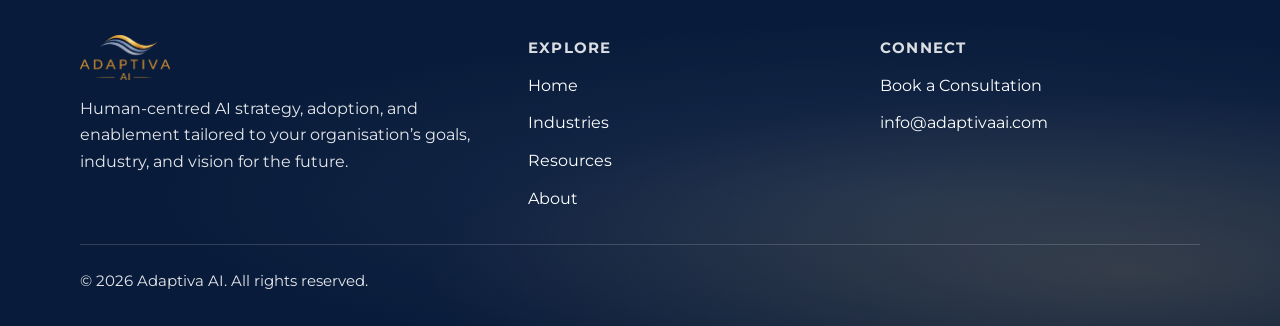
<file: solutions.html>
<!DOCTYPE html>
<html lang="en">
  <head>
    <meta charset="utf-8">
    <meta name="viewport" content="width=device-width, initial-scale=1">
    <title>Solutions | Adaptiva AI</title>
    <meta
      name="description"
      content="Explore Adaptiva AI solutions including Microsoft Copilot services, AI Content &amp; HeyGen, AI strategy, readiness, skilling, and change management."
    >
    <link rel="canonical" href="https://www.adaptivaai.com/solutions.html">
    <meta property="og:type" content="website">
    <meta property="og:site_name" content="Adaptiva AI">
    <meta property="og:title" content="Solutions | Adaptiva AI">
    <meta property="og:description" content="Explore Adaptiva AI solutions including Microsoft Copilot services, AI Content &amp; HeyGen, AI strategy, readiness, skilling, and change management.">
    <meta property="og:url" content="https://www.adaptivaai.com/solutions.html">
    <meta property="og:image" content="https://www.adaptivaai.com/assets/images/adaptiva-logo-solid.png">
    <meta name="theme-color" content="#081B3A">
    <link rel="icon" type="image/png" href="assets/images/favicon.png">
    <link rel="manifest" href="site.webmanifest">
    <link rel="preconnect" href="https://fonts.googleapis.com">
    <link rel="preconnect" href="https://fonts.gstatic.com" crossorigin>
    <link
      href="https://fonts.googleapis.com/css2?family=Cormorant+Garamond:wght@500;600;700&family=Montserrat:wght@400;500;600;700&display=swap"
      rel="stylesheet"
    >
    <script type="application/ld+json">
      {
        "@context": "https://schema.org",
        "@type": "Organization",
        "name": "Adaptiva AI",
        "url": "https://www.adaptivaai.com",
        "logo": "https://www.adaptivaai.com/assets/images/adaptiva-logo-solid.png",
        "email": "info@adaptivaai.com"
      }
    </script>
    <link rel="stylesheet" href="assets/css/styles.css?v=20260615-03">
  </head>
  <body class="page page--inner">
    <a class="skip-link" href="#main-content">Skip to content</a>
    <header class="site-header">
      <div class="container site-header__bar">
        <a class="brand" href="index.html" aria-label="Adaptiva AI home">
          <img src="assets/images/adaptiva-logo.png" alt="Adaptiva AI">
        </a>
        <button
          class="nav-toggle"
          type="button"
          aria-expanded="false"
          aria-controls="primary-navigation"
          aria-label="Toggle navigation"
          data-nav-toggle
        >
          <span class="nav-toggle__bar"></span>
        </button>
        <nav class="site-nav" id="primary-navigation" aria-label="Primary navigation" data-nav>
          <ul class="site-nav__list">
            <li><a href="index.html">Home</a></li>
            <li class="site-nav__item site-nav__item--has-dropdown">
              <a href="solutions.html" aria-current="page">Solutions</a>
              <ul class="site-nav__dropdown" aria-label="Solutions submenu">
                <li><a href="copilot-services.html">Microsoft Copilot services</a></li>
                <li><a href="ai-content-heygen.html">AI Content &amp; HeyGen</a></li>
              </ul>
            </li>
            <li><a href="industries.html">Industries</a></li>
            <li><a href="resources.html">Resources</a></li>
            <li><a href="about.html">About</a></li>
            <li class="site-nav__cta">
              <a class="button button--nav-cta" href="contact.html">Book a Consultation</a>
            </li>
          </ul>
        </nav>
      </div>
    </header>

    <main id="main-content">
      <section class="page-hero">
        <div class="container">
          <div class="page-hero__panel">
            <h1>Two core solutions to move your organisation forward with AI.</h1>
            <p class="lede">
              Explore our core offerings — from Copilot adoption and enablement to AI-powered
              digital content creation — each tailored to your organisation's maturity and ambition.
            </p>
          </div>
        </div>
      </section>

      <section class="section section--tight">
        <div class="container">
          <div class="solution-showcase-grid">
            <article class="solution-image-tile solution-image-tile--copilot">
              <div class="solution-image-tile__content solution-image-tile__content--landing">
                <h2 class="solution-landing-title">Microsoft Copilot services</h2>
                <a class="button button--secondary" href="copilot-services.html">Explore this solution</a>
              </div>
            </article>

            <article class="solution-image-tile solution-image-tile--digital-content">
              <div class="solution-image-tile__content solution-image-tile__content--landing">
                <h2 class="solution-landing-title">AI Content &amp; HeyGen</h2>
                <a class="button button--secondary" href="ai-content-heygen.html">Explore this solution</a>
              </div>
            </article>
          </div>
        </div>
      </section>

      <section class="section section--cta">
        <div class="container">
          <div class="cta-panel">
            <p class="eyebrow">Ready to get started?</p>
            <h2>Find the right solution for your organisation.</h2>
            <p class="lede">
              Whether you are looking to drive Copilot adoption across your teams or create
              compelling AI-powered content, Adaptiva AI can help shape the next step.
            </p>
            <div class="button-row">
              <a class="button button--secondary" href="resources.html">Explore Resources</a>
              <a class="button button--primary" href="contact.html">Book a Consultation</a>
            </div>
          </div>
        </div>
      </section>
    </main>

    <footer class="site-footer">
      <div class="container site-footer__content">
        <div class="footer-grid">
          <div class="footer-brand">
            <img src="assets/images/adaptiva-logo-footer-gold-ai.png" alt="Adaptiva AI">
            <p>
              Human-centred AI strategy, adoption, and enablement tailored to your organisation’s
              goals, industry, and vision for the future.
            </p>
          </div>
          <div>
            <p class="footer-heading">Explore</p>
            <ul class="footer-list">
              <li><a href="index.html">Home</a></li>
              
              <li><a href="industries.html">Industries</a></li>
              <li><a href="resources.html">Resources</a></li>
            <li><a href="about.html">About</a></li>
            </ul>
          </div>
          <div>
            <p class="footer-heading">Connect</p>
            <ul class="footer-list">
              <li><a href="contact.html">Book a Consultation</a></li>
              <li><a href="mailto:info@adaptivaai.com">info@adaptivaai.com</a></li>
            </ul>
          </div>
        </div>
        <div class="footer-meta">
          <p>&copy; <span data-year></span> Adaptiva AI. All rights reserved.</p>
        </div>
      </div>
    </footer>

    <script src="assets/js/site.js"></script>
  </body>
</html>
</file>
<file: assets/css/styles.css>
:root {
  --color-bg: #ffffff;
  --color-bg-soft: #eef2f7;
  --color-bg-alt: #f8f8f7;
  --color-blue-soft: #b7c4d8;
  --color-blue-mid: #345983;
  --color-navy: #081b3a;
  --color-navy-strong: #0d1b2a;
  --color-text: #22344d;
  --color-muted: #5f7087;
  --color-border: rgba(13, 27, 42, 0.12);
  --color-gold: #d4af6a;
  --color-gold-dark: #c99a4b;
  --color-gold-soft: rgba(212, 175, 106, 0.16);
  --color-contact-panel-bg: #f1f1f2;
  --color-contact-control-bg: #f6f6f7;
  --color-contact-border: #d7d9de;
  --color-contact-icon: #aeb2ba;
  --color-contact-divider: #cfd2d8;
  --color-contact-placeholder: #7c818a;
  --color-contact-button: #be9b4a;
  --color-contact-button-hover: #ac8b3e;
  --shadow-soft: 0 18px 48px rgba(13, 27, 42, 0.08);
  --shadow-card: 0 12px 30px rgba(13, 27, 42, 0.07);
  --radius-lg: 1.5rem;
  --radius-md: 1rem;
  --radius-sm: 0.75rem;
  --max-width: 1120px;
}

*,
*::before,
*::after {
  box-sizing: border-box;
}

html {
  scroll-behavior: smooth;
}

body {
  margin: 0;
  font-family: "Montserrat", Arial, sans-serif;
  color: var(--color-text);
  background: var(--color-bg);
  line-height: 1.65;
}

body.page {
  background-repeat: no-repeat;
  background-position: center top;
  background-size: cover;
}

body.page--home {
  background-image: linear-gradient(
    180deg,
    rgba(255, 255, 255, 0.9) 0%,
    rgba(255, 255, 255, 0.86) 45%,
    rgba(255, 255, 255, 0.92) 100%
  );
}

body.page--inner {
  background-image: linear-gradient(
    180deg,
    rgba(255, 255, 255, 0.96) 0%,
    rgba(255, 255, 255, 0.9) 40%,
    rgba(255, 255, 255, 0.97) 100%
  );
}

img {
  display: block;
  max-width: 100%;
}

a {
  color: var(--color-blue-mid);
  text-decoration-thickness: 0.08em;
  text-underline-offset: 0.18em;
}

a:hover {
  color: var(--color-navy);
}

button,
input,
textarea {
  font: inherit;
}

.skip-link {
  position: absolute;
  left: 1rem;
  top: -3rem;
  z-index: 2000;
  padding: 0.75rem 1rem;
  border-radius: 999px;
  background: var(--color-navy);
  color: #ffffff;
  text-decoration: none;
}

.skip-link:focus {
  top: 1rem;
}

.container {
  width: min(var(--max-width), calc(100% - 2.5rem));
  margin: 0 auto;
}

.site-header {
  position: sticky;
  top: 0;
  z-index: 1000;
  border-bottom: 1px solid rgba(13, 27, 42, 0.08);
  background: rgba(255, 255, 255, 0.84);
  backdrop-filter: blur(18px);
}

.site-header__bar {
  display: flex;
  align-items: center;
  justify-content: space-between;
  gap: 1.5rem;
  min-height: 5.25rem;
}

.brand {
  display: inline-flex;
  align-items: center;
  text-decoration: none;
}

.brand img {
  width: auto;
  height: 3rem;
}

.site-nav {
  display: flex;
  align-items: center;
}

.site-nav__list {
  display: flex;
  align-items: center;
  gap: 1.15rem;
  margin: 0;
  padding: 0;
  list-style: none;
}

.site-nav a {
  font-size: 0.95rem;
  font-weight: 600;
  letter-spacing: 0.01em;
  color: var(--color-navy-strong);
  text-decoration: none;
}

.site-nav a[aria-current="page"] {
  color: var(--color-blue-mid);
}

.site-nav__item {
  position: relative;
}

.site-nav__item--has-dropdown::before {
  position: absolute;
  top: 100%;
  right: 0;
  left: 0;
  height: 0.9rem;
  content: "";
}

.site-nav__item--has-dropdown > a {
  display: inline-flex;
  align-items: center;
  gap: 0.35rem;
}

.site-nav__item--has-dropdown > a::after {
  width: 0.42rem;
  height: 0.42rem;
  border-right: 2px solid currentColor;
  border-bottom: 2px solid currentColor;
  transform: translateY(-0.12rem) rotate(45deg);
  content: "";
}

.site-nav__dropdown {
  position: absolute;
  top: calc(100% + 0.85rem);
  left: 50%;
  z-index: 1001;
  display: grid;
  min-width: 16rem;
  gap: 0.15rem;
  margin: 0;
  padding: 0.7rem;
  list-style: none;
  border: 1px solid var(--color-border);
  border-radius: var(--radius-md);
  background: rgba(255, 255, 255, 0.98);
  box-shadow: var(--shadow-soft);
  opacity: 0;
  pointer-events: none;
  transform: translateX(-50%) translateY(0.4rem);
  transition: opacity 0.18s ease, transform 0.18s ease, visibility 0.18s ease;
  visibility: hidden;
}

.site-nav__item--has-dropdown:hover .site-nav__dropdown,
.site-nav__item--has-dropdown:focus-within .site-nav__dropdown {
  opacity: 1;
  pointer-events: auto;
  transform: translateX(-50%) translateY(0);
  visibility: visible;
}

.site-nav__dropdown a {
  display: block;
  padding: 0.65rem 0.75rem;
  border-radius: var(--radius-sm);
  font-size: 0.88rem;
  white-space: nowrap;
}

.site-nav__dropdown a:hover,
.site-nav__dropdown a:focus,
.site-nav__dropdown a[aria-current="page"] {
  background: var(--color-gold-soft);
  color: var(--color-navy-strong);
}

.site-nav__cta {
  margin-left: 0.5rem;
}

.nav-toggle {
  display: none;
  align-items: center;
  justify-content: center;
  width: 2.75rem;
  height: 2.75rem;
  padding: 0;
  border: 1px solid var(--color-border);
  border-radius: 999px;
  background: #ffffff;
  color: var(--color-navy-strong);
  cursor: pointer;
}

.nav-toggle__bar,
.nav-toggle__bar::before,
.nav-toggle__bar::after {
  display: block;
  width: 1rem;
  height: 2px;
  border-radius: 999px;
  background: currentColor;
  transition: transform 0.2s ease, opacity 0.2s ease;
  content: "";
}

.nav-toggle__bar::before {
  transform: translateY(-0.35rem);
}

.nav-toggle__bar::after {
  transform: translateY(0.25rem);
}

.nav-toggle[aria-expanded="true"] .nav-toggle__bar {
  background: transparent;
}

.nav-toggle[aria-expanded="true"] .nav-toggle__bar::before {
  transform: rotate(45deg);
}

.nav-toggle[aria-expanded="true"] .nav-toggle__bar::after {
  transform: rotate(-45deg);
}

.button {
  display: inline-flex;
  align-items: center;
  justify-content: center;
  gap: 0.5rem;
  min-height: 3rem;
  padding: 0.8rem 1.3rem;
  border: 1px solid transparent;
  border-radius: 999px;
  font-weight: 700;
  text-decoration: none;
  transition: transform 0.2s ease, box-shadow 0.2s ease, background-color 0.2s ease,
    color 0.2s ease;
}

.button:hover {
  transform: translateY(-1px);
  box-shadow: 0 10px 24px rgba(13, 27, 42, 0.12);
}

.button--primary {
  background: var(--color-gold);
  color: var(--color-navy-strong);
}

.button--primary:hover {
  background: var(--color-gold-dark);
  color: var(--color-navy-strong);
}

.button--nav-cta {
  border-color: var(--color-gold);
  background: #ffffff;
  color: var(--color-gold-dark);
}

.button--nav-cta:hover {
  border-color: var(--color-gold-dark);
  background: var(--color-gold-soft);
  color: var(--color-gold-dark);
}

.site-nav .button--nav-cta,
.site-nav .button--nav-cta:hover {
  color: var(--color-gold-dark);
}

.button--secondary {
  border-color: rgba(255, 255, 255, 0.72);
  background: rgba(255, 255, 255, 0.76);
  color: var(--color-navy-strong);
}

.button--secondary:hover {
  background: #ffffff;
}

.button--ghost {
  border-color: var(--color-border);
  background: transparent;
  color: var(--color-navy-strong);
}

.button--outline-gold {
  border-color: var(--color-gold-dark);
  background: rgba(255, 255, 255, 0.68);
  color: var(--color-gold-dark);
}

.button--outline-gold:hover {
  background: #ffffff;
  color: var(--color-gold-dark);
}

.button__icon {
  display: inline-flex;
  align-items: center;
  justify-content: center;
  width: 1.25rem;
  height: 1.25rem;
  border: 1px solid currentColor;
  border-radius: 999px;
  font-size: 0.7rem;
  line-height: 1;
}

.button-row {
  display: flex;
  flex-wrap: wrap;
  gap: 1rem;
  margin: 2rem 0 0;
}

.hero-video-trigger {
  display: inline-flex;
  align-items: center;
  gap: 0.9rem;
  margin-top: 1rem;
  padding: 0.5rem 0.9rem 0.5rem 0.55rem;
  border: 1px solid rgba(8, 27, 58, 0.12);
  border-radius: 1rem;
  background: rgba(255, 255, 255, 0.9);
  box-shadow: 0 12px 30px rgba(13, 27, 42, 0.08);
  color: var(--color-navy-strong);
  cursor: pointer;
  transition: transform 0.2s ease, box-shadow 0.2s ease, border-color 0.2s ease;
}

.hero-video-trigger:hover,
.hero-video-trigger:focus-visible {
  transform: translateY(-1px);
  border-color: rgba(201, 154, 75, 0.55);
  box-shadow: 0 14px 28px rgba(13, 27, 42, 0.12);
}

.hero-video-trigger:focus-visible {
  outline: 2px solid var(--color-gold-dark);
  outline-offset: 3px;
}

.hero-video-trigger__thumb {
  position: relative;
  display: inline-flex;
  flex: 0 0 auto;
  align-items: center;
  justify-content: center;
  width: 4.8rem;
  height: 3.35rem;
  border-radius: 0.8rem;
  background:
    linear-gradient(135deg, rgba(52, 89, 131, 0.9), rgba(8, 27, 58, 0.96)),
    url("../images/heygen-logo.svg") center / 58% no-repeat;
  overflow: hidden;
}

.hero-video-trigger__thumb::after {
  position: absolute;
  inset: 0;
  background: linear-gradient(135deg, rgba(255, 255, 255, 0.12), rgba(8, 27, 58, 0));
  content: "";
}

.hero-video-trigger__play {
  position: absolute;
  z-index: 1;
  display: inline-flex;
  align-items: center;
  justify-content: center;
  width: 2.2rem;
  height: 2.2rem;
  border: 1px solid rgba(255, 255, 255, 0.8);
  border-radius: 50%;
  background: rgba(8, 27, 58, 0.7);
}

.hero-video-trigger__play::before {
  position: absolute;
  left: 53%;
  width: 0;
  height: 0;
  border-top: 0.36rem solid transparent;
  border-bottom: 0.36rem solid transparent;
  border-left: 0.6rem solid #ffffff;
  transform: translateX(-50%);
  content: "";
}

.hero-video-trigger__copy {
  display: flex;
  flex-direction: column;
  align-items: flex-start;
  line-height: 1.15;
}

.hero-video-trigger__label {
  color: var(--color-blue-mid);
  font-size: 0.7rem;
  font-weight: 700;
  letter-spacing: 0.1em;
  text-transform: uppercase;
}

.hero-video-trigger__title {
  font-family: "Cormorant Garamond", "Times New Roman", serif;
  font-size: 1.9rem;
  font-weight: 600;
  letter-spacing: -0.04em;
  line-height: 0.9;
}

.video-dialog {
  width: min(58rem, calc(100% - 2rem));
  max-width: none;
  padding: 0;
  border: 0;
  border-radius: calc(var(--radius-lg) + 0.25rem);
  background: transparent;
  color: var(--color-text);
}

.video-dialog::backdrop {
  background: rgba(8, 27, 58, 0.68);
  backdrop-filter: blur(10px);
}

.video-dialog__panel {
  overflow: hidden;
  border: 1px solid rgba(255, 255, 255, 0.42);
  border-radius: calc(var(--radius-lg) + 0.25rem);
  background: #ffffff;
  box-shadow: 0 26px 70px rgba(8, 27, 58, 0.34);
}

.video-dialog__header {
  display: flex;
  align-items: flex-start;
  justify-content: space-between;
  gap: 1.5rem;
  padding: clamp(1.25rem, 3vw, 1.75rem);
}

.video-dialog__header .eyebrow {
  margin-bottom: 0.45rem;
}

.video-dialog__header h2 {
  margin-bottom: 0;
  font-size: clamp(2rem, 4vw, 3rem);
}

.video-dialog__close {
  display: inline-flex;
  flex: 0 0 auto;
  align-items: center;
  justify-content: center;
  width: 2.4rem;
  height: 2.4rem;
  border: 1px solid var(--color-border);
  border-radius: 999px;
  background: rgba(238, 242, 247, 0.8);
  color: var(--color-navy-strong);
  cursor: pointer;
}

.video-dialog__player {
  display: block;
  width: 100%;
  aspect-ratio: 16 / 9;
  background: var(--color-navy);
}

.video-dialog__fallback {
  margin: 0;
  padding: 1rem clamp(1.25rem, 3vw, 1.75rem) 1.25rem;
  color: var(--color-muted);
  font-size: 0.94rem;
}

.contact-dialog {
  width: min(48rem, calc(100% - 2rem));
}

.contact-dialog__body {
  padding: 0 clamp(1.25rem, 3vw, 1.75rem) clamp(1.25rem, 3vw, 1.75rem);
}

.contact-dialog__intro {
  margin: 0 0 1.25rem;
  color: var(--color-text);
}

body.video-dialog-open {
  overflow: hidden;
}

.eyebrow {
  margin: 0 0 0.75rem;
  color: var(--color-blue-mid);
  font-size: 0.78rem;
  font-weight: 700;
  letter-spacing: 0.18em;
  text-transform: uppercase;
}

h1,
h2,
h3,
h4 {
  margin: 0 0 1rem;
  color: var(--color-navy-strong);
  font-family: "Cormorant Garamond", "Times New Roman", serif;
  line-height: 1.12;
  letter-spacing: -0.02em;
}

h1 {
  font-size: clamp(1.92rem, 4.8vw, 3.36rem);
}

h2 {
  font-size: clamp(1.6rem, 3.36vw, 2.4rem);
}

h3 {
  font-size: clamp(1.12rem, 2.4vw, 1.52rem);
}

p {
  margin: 0 0 1rem;
}

.lede {
  max-width: 43rem;
  font-size: 1.125rem;
  color: var(--color-text);
}

.hero {
  position: relative;
  display: flex;
  align-items: center;
  overflow: hidden;
  padding: clamp(4.5rem, 8vw, 7rem) 0 clamp(3.5rem, 7vw, 5.5rem);
}

.hero--home {
  min-height: clamp(34rem, 65vh, 42rem);
  padding-bottom: clamp(2rem, 4vw, 3rem);
  background: #ffffff;
}

.hero--home::before {
  content: "";
  position: absolute;
  top: 1.5rem;
  bottom: 1.5rem;
  left: 50%;
  width: min(80rem, calc(100% - 2rem));
  border-radius: var(--radius-lg);
  background:
    linear-gradient(
      90deg,
      rgba(255, 255, 255, 0.95) 0%,
      rgba(255, 255, 255, 0.88) 22%,
      rgba(255, 255, 255, 0.60) 36%,
      rgba(255, 255, 255, 0.22) 48%,
      rgba(255, 255, 255, 0.04) 54%,
      rgba(255, 255, 255, 0.00) 58%
    ),
    url("../images/adaptiva-wave-bg-1.png") center / cover no-repeat;
  transform: translateX(-50%);
}

.hero--home::after {
  content: "";
  position: absolute;
  top: 1.5rem;
  bottom: 1.5rem;
  left: 50%;
  width: min(80rem, calc(100% - 2rem));
  border-radius: var(--radius-lg);
  background: linear-gradient(180deg, rgba(255, 255, 255, 0) 70%, rgba(255, 255, 255, 0.60) 100%);
  pointer-events: none;
  transform: translateX(-50%);
}

.hero__content,
.page-hero__panel,
.site-footer__content {
  position: relative;
  z-index: 1;
}

.hero__content {
  max-width: 38rem;
}

.hero-headline {
  max-width: none;
  font-size: clamp(2.7rem, 4.6vw, 4.15rem);
}

.hero-home__layout {
  position: relative;
  z-index: 1;
  display: grid;
  grid-template-columns: minmax(0, 1fr) minmax(13rem, 15rem);
  align-items: center;
  gap: clamp(2rem, 7vw, 7rem);
}

.hero-home__eyebrow {
  margin-bottom: 1rem;
  color: var(--color-navy);
  font-size: 0.82rem;
  font-weight: 700;
  letter-spacing: 0.04em;
  text-transform: uppercase;
}

.hero__content > p:not(.hero-home__eyebrow) {
  hyphens: auto;
  text-align: justify;
}

.hero-divider {
  border: none;
  height: 3px;
  width: 3rem;
  background: var(--color-gold);
  margin: 1.5rem 0;
}

.text-gold {
  color: var(--color-gold-dark);
}

.hero-home__highlights {
  display: grid;
  align-self: start;
  gap: 0.75rem;
  transform: translateX(-3rem);
}

.hero-highlight {
  display: flex;
  align-items: center;
  gap: 1rem;
  min-height: 5.75rem;
  padding: 1rem 1.15rem;
  border-radius: var(--radius-md);
  background: rgba(255, 255, 255, 0.92);
  box-shadow: 0 9px 22px rgba(13, 27, 42, 0.14);
  color: var(--color-navy);
  font-size: 0.86rem;
  line-height: 1.55;
}

.service-icon {
  display: inline-flex;
  flex: 0 0 auto;
  align-items: center;
  justify-content: center;
  width: 3rem;
  height: 3rem;
  object-fit: contain;
}

.service-icon--strategy {
  border: 2px solid var(--color-navy);
  border-radius: 0.35rem;
  color: var(--color-navy);
  font-size: 1.8rem;
  font-weight: 700;
}

.hero-highlight--list {
  display: grid;
  gap: 0.55rem;
  margin: 0;
  padding-block: 1.35rem;
  list-style: none;
}

.hero-highlight--list li {
  display: flex;
  align-items: center;
  gap: 0.7rem;
  font-weight: 700;
}

.hero-highlight--list li::before,
.help-card__list li::before {
  display: inline-flex;
  flex: 0 0 auto;
  align-items: center;
  justify-content: center;
  width: 1.15rem;
  height: 1.15rem;
  border: 1px solid var(--color-gold-dark);
  border-radius: 50%;
  color: var(--color-gold-dark);
  content: "✓";
  font-size: 0.72rem;
  font-weight: 700;
}

.page-hero {
  padding: 3rem 0 1.5rem;
}

.page-hero__panel {
  overflow: hidden;
  padding: clamp(2rem, 4vw, 3rem);
  border: 1px solid var(--color-border);
  border-radius: var(--radius-lg);
  background:
    radial-gradient(circle at 112% 118%, rgba(212, 175, 106, 0.24) 0%, rgba(212, 175, 106, 0) 42%),
    radial-gradient(circle at 96% 104%, rgba(52, 89, 131, 0.18) 0%, rgba(52, 89, 131, 0) 48%),
    linear-gradient(
      135deg,
      rgba(255, 255, 255, 0.96) 0%,
      rgba(238, 242, 247, 0.92) 62%,
      rgba(183, 196, 216, 0.3) 100%
    );
  box-shadow: var(--shadow-soft);
}

.page-hero__panel .lede {
  max-width: none;
  text-align: justify;
}

.section {
  padding: clamp(4rem, 6vw, 5.5rem) 0;
}

.section--tight {
  padding-top: 1rem;
}

.section--soft {
  background: linear-gradient(180deg, rgba(238, 242, 247, 0.7) 0%, rgba(255, 255, 255, 0) 100%);
}

.section--cta {
  padding-top: 1rem;
}

.help-section {
  padding-top: clamp(1.5rem, 2.5vw, 2.5rem);
  padding-bottom: clamp(3rem, 5vw, 4.5rem);
}

.help-section__heading {
  margin: 0 auto 2rem;
  text-align: center;
}

.help-section__heading .eyebrow {
  color: var(--color-gold-dark);
}

.help-section__heading h2 {
  margin-bottom: 0;
}

.help-grid {
  display: grid;
  grid-template-columns: repeat(2, minmax(0, 1fr));
  gap: 1.4rem;
}

.help-card {
  display: flex;
  flex-direction: column;
  padding: clamp(1.4rem, 3vw, 2rem);
  border: 1px solid rgba(52, 89, 131, 0.08);
  border-radius: var(--radius-md);
  background: linear-gradient(135deg, rgba(238, 242, 247, 0.88), rgba(255, 255, 255, 0.96));
  box-shadow: var(--shadow-card);
}

.help-card__header {
  display: grid;
  grid-template-columns: auto auto minmax(0, 1fr);
  align-items: start;
  gap: 1rem;
}

.help-card__number {
  display: inline-flex;
  align-items: center;
  justify-content: center;
  width: 2.7rem;
  height: 2.7rem;
  border-radius: 0.5rem;
  background: var(--color-navy);
  color: #ffffff;
  font-weight: 700;
}

.help-card__header h3 {
  margin-bottom: 0.25rem;
  font-size: clamp(1.7rem, 3vw, 2.15rem);
}

.help-card__tagline {
  color: var(--color-blue-mid);
  font-size: 1.05rem;
  font-weight: 600;
}

.help-card__description {
  margin: 1rem 0 0;
  font-size: 0.9rem;
}

.help-card__list {
  display: grid;
  grid-template-columns: repeat(2, minmax(0, 1fr));
  gap: 0.65rem 1.2rem;
  margin: 1rem 0 1.25rem;
  padding: 0;
  list-style: none;
  color: var(--color-navy);
  font-size: 0.78rem;
  font-weight: 600;
}

.help-card__list li {
  display: flex;
  align-items: center;
  gap: 0.55rem;
}

.help-card__link {
  align-self: center;
  margin-top: auto;
  color: var(--color-gold-dark);
  font-weight: 600;
  text-decoration: none;
}

.industries-intro {
  padding-bottom: clamp(1.5rem, 3vw, 2.25rem);
}

.industries-beyond {
  padding-top: clamp(2rem, 4vw, 3rem);
  padding-bottom: clamp(1.75rem, 3.5vw, 2.5rem);
}

.industries-beyond-image {
  padding-top: 0;
}

.section-heading {
  width: 100%;
  max-width: none;
  margin-bottom: 2rem;
}

.section-heading h2 {
  max-width: none;
}

.section-heading .lede,
.industries-beyond p {
  max-width: none;
  text-align: justify;
}

.content-image {
  max-width: 48rem;
  margin: 2rem auto 0;
}

.industries-beyond-image .content-image {
  margin-top: 0;
}

.content-image img {
  border-radius: 0.75rem;
  width: 100%;
  height: auto;
}

.split {
  display: grid;
  grid-template-columns: minmax(0, 1.15fr) minmax(18rem, 0.85fr);
  gap: 2rem;
  align-items: start;
}

.card-grid {
  display: grid;
  gap: 1.5rem;
}

.card-grid--four {
  grid-template-columns: repeat(4, minmax(0, 1fr));
}

.card-grid--three {
  grid-template-columns: repeat(3, minmax(0, 1fr));
}

.card-grid--two {
  grid-template-columns: repeat(2, minmax(0, 1fr));
}

.card,
.panel,
.callout {
  border: 1px solid var(--color-border);
  border-radius: var(--radius-lg);
  background: rgba(255, 255, 255, 0.94);
  box-shadow: var(--shadow-card);
}

.card,
.callout {
  padding: 1.5rem;
}

.card--tall,
.panel {
  padding: 2rem;
}

.card__tag {
  display: inline-flex;
  align-items: center;
  min-height: 2rem;
  padding: 0.15rem 0.75rem;
  border-radius: 999px;
  background: var(--color-gold-soft);
  color: var(--color-navy-strong);
  font-size: 0.78rem;
  font-weight: 700;
  letter-spacing: 0.06em;
  text-transform: uppercase;
}

.card__title {
  margin-top: 1rem;
}

.list-clean {
  margin: 1.1rem 0 0;
  padding: 0;
  list-style: none;
}

.list-clean li {
  position: relative;
  padding-left: 1.15rem;
  margin-bottom: 0.7rem;
}

.list-clean li::before {
  content: "";
  position: absolute;
  left: 0;
  top: 0.68rem;
  width: 0.45rem;
  height: 0.45rem;
  border-radius: 999px;
  background: var(--color-gold);
}

.feature-list {
  margin: 1.5rem 0 0;
  padding: 0;
  list-style: none;
  display: grid;
  gap: 1rem;
}

.feature-list li {
  padding: 1rem 1rem 1rem 1.15rem;
  border-left: 3px solid var(--color-gold);
  border-radius: var(--radius-sm);
  background: rgba(238, 242, 247, 0.64);
}

.feature-list strong {
  color: var(--color-navy-strong);
}

.about-gallery {
  display: grid;
  grid-template-columns: minmax(16rem, 0.78fr) minmax(0, 1fr);
  grid-auto-rows: clamp(14rem, 24vw, 19rem);
  gap: 1.25rem;
  margin-top: 2rem;
}

.about-gallery__item {
  min-height: 100%;
  margin: 0;
  overflow: hidden;
  border: 1px solid var(--color-border);
  border-radius: var(--radius-lg);
  background: rgba(255, 255, 255, 0.94);
  box-shadow: var(--shadow-card);
}

.about-gallery__item--featured {
  grid-row: span 2;
}

.about-gallery__item img {
  width: 100%;
  height: 100%;
  object-fit: cover;
}

.solution-grid {
  display: grid;
  grid-template-columns: repeat(2, minmax(0, 1fr));
  gap: 1.5rem;
}

.solution-tile {
  position: relative;
  padding-top: 1.75rem;
}

.solution-tile::before {
  content: attr(data-number);
  position: absolute;
  top: 1.35rem;
  right: 1.5rem;
  color: rgba(13, 27, 42, 0.14);
  font-family: "Cormorant Garamond", "Times New Roman", serif;
  font-size: 2.9rem;
  font-weight: 700;
  line-height: 1;
}

.solution-tile h3 {
  max-width: 16rem;
}

.solution-showcase-grid {
  display: grid;
  grid-template-columns: repeat(2, minmax(0, 1fr));
  gap: clamp(0.9rem, 1.8vw, 1.2rem);
}

.solution-image-tile {
  --tile-bg: linear-gradient(135deg, var(--color-blue-mid), var(--color-navy));

  position: relative;
  display: flex;
  min-height: clamp(25rem, 34vw, 31rem);
  align-items: flex-start;
  overflow: hidden;
  padding: clamp(1rem, 1.8vw, 1.45rem);
  border: 1px solid var(--color-border);
  border-radius: calc(var(--radius-lg) + 0.35rem);
  background-image: linear-gradient(135deg, rgba(255, 255, 255, 0.18) 0%, rgba(255, 255, 255, 0.04) 46%, rgba(8, 27, 58, 0.12) 100%),
    var(--tile-bg);
  background-position: center, right bottom;
  background-size: cover;
  box-shadow: var(--shadow-soft);
  color: var(--color-navy);
}

.solution-image-tile--readiness {
  --tile-bg: url("../images/ai-readiness-maturity-bg.png");
}

.solution-image-tile--strategy {
  --tile-bg: url("../images/ai-strategy-advisory-bg.png");
}

.solution-image-tile--skilling {
  --tile-bg: url("../images/ai-skilling-enablement-bg.png");
}

.solution-image-tile--change {
  --tile-bg: url("../images/ai-change-management-bg.png");
}

.solution-image-tile--copilot {
  --tile-bg: url("../images/161dc8fc-057f-46a7-9692-a586fb67bcfc.png");
  min-height: clamp(30rem, 42vw, 38rem);
}

.solution-image-tile--digital-content {
  --tile-bg: url("../images/a027a183-9807-4564-b01b-b4296e8d16cd.png");
  min-height: clamp(30rem, 42vw, 38rem);
}

.resources-showcase {
  overflow: hidden;
  border: 1px solid rgba(255, 255, 255, 0.38);
  border-radius: calc(var(--radius-lg) + 0.35rem);
  background-image: linear-gradient(180deg, rgba(8, 27, 58, 0.35) 0%, rgba(8, 27, 58, 0.65) 100%),
    url("../images/video-showcase-bg.jpg");
  background-position: center;
  background-size: cover;
  box-shadow: var(--shadow-soft);
}

.resources-showcase__inner {
  padding: clamp(1.35rem, 2.7vw, 2.1rem);
}

.resources-showcase__table {
  margin: 0;
  padding: 0;
  list-style: none;
  display: grid;
  gap: 0.7rem;
}

.resources-showcase__row {
  display: grid;
  grid-template-columns: auto minmax(8.5rem, 13rem) minmax(0, 1fr) auto;
  align-items: center;
  gap: 1rem;
  padding: 1rem 1.2rem;
  border-radius: calc(var(--radius-md) + 0.25rem);
  background: rgba(255, 255, 255, 0.95);
  box-shadow: 0 12px 26px rgba(8, 27, 58, 0.18);
}

.resources-showcase__title,
.resources-showcase__description {
  margin: 0;
}

.resources-showcase__title {
  padding-left: 0.9rem;
  border-left: 1px solid rgba(212, 175, 106, 0.4);
  color: var(--color-navy-strong);
  font-family: "Cormorant Garamond", "Times New Roman", serif;
  font-size: clamp(1.3rem, 1.5vw, 1.75rem);
  font-weight: 700;
  line-height: 1.04;
  overflow-wrap: break-word;
}

.resources-showcase__description {
  padding-left: 1rem;
  border-left: 1px solid rgba(212, 175, 106, 0.35);
  color: var(--color-navy-strong);
  font-size: 1.06rem;
}

.resources-showcase__icon {
  display: inline-flex;
  align-items: center;
  justify-content: center;
  width: 3.2rem;
  height: 3.2rem;
  border: 1px solid rgba(212, 175, 106, 0.8);
  border-radius: 999px;
  color: var(--color-gold-dark);
}

.resources-showcase__icon svg {
  width: 1.9rem;
  height: 1.9rem;
  fill: none;
  stroke: currentColor;
  stroke-width: 1.6;
  stroke-linecap: round;
  stroke-linejoin: round;
}

.resources-watch-link {
  display: inline-flex;
  align-items: center;
  gap: 0.7rem;
  white-space: nowrap;
  color: var(--color-gold-dark);
  font-weight: 600;
  text-decoration: none;
}

.resources-watch-link--disabled {
  opacity: 0.65;
}

.resources-showcase__play-icon {
  display: inline-flex;
  align-items: center;
  justify-content: center;
  width: 2.2rem;
  height: 2.2rem;
  border: 1px solid currentColor;
  border-radius: 999px;
  font-size: 0.82rem;
}

.video-dialog__embed {
  display: block;
  width: 100%;
  aspect-ratio: 16 / 9;
  border: 0;
  background: var(--color-navy);
}

.solution-image-tile__content--landing {
  max-width: min(100%, 35rem);
  padding: clamp(1.2rem, 2vw, 2rem);
}

.solution-image-tile__content--landing h2,
.solution-image-tile__content--landing .lede {
  color: var(--color-navy);
}

.solution-image-tile__content--landing h2 {
  margin-bottom: 0.75rem;
}

.solution-image-tile__content--landing .lede {
  margin-bottom: 1.5rem;
  max-width: 100%;
  color: var(--color-navy);
}

.solution-landing-title {
  font-size: clamp(2rem, 4vw, 3rem);
  font-family: "Cormorant Garamond", "Times New Roman", serif;
  font-weight: 600;
  line-height: 1.08;
  letter-spacing: -0.02em;
}

.solution-image-tile::before {
  position: absolute;
  inset: 0;
  background:
    linear-gradient(135deg, rgba(212, 175, 106, 0.16) 0%, rgba(212, 175, 106, 0) 34%),
    linear-gradient(180deg, rgba(8, 27, 58, 0.04) 0%, rgba(8, 27, 58, 0.18) 100%);
  content: "";
}

.solution-image-tile__content {
  position: relative;
  z-index: 1;
  max-width: min(100%, 24rem);
  padding: clamp(0.95rem, 1.5vw, 1.2rem);
}

.solution-image-tile h3,
.solution-image-tile p {
  color: var(--color-navy);
}

.solution-image-tile h3 {
  margin-bottom: 0.45rem;
  font-size: clamp(1.32rem, 1.8vw, 1.72rem);
}

.solution-image-tile p {
  margin-bottom: 0.65rem;
  font-size: 0.9rem;
  line-height: 1.42;
}

.solution-image-tile ul {
  margin: 0;
  padding-left: 1.05rem;
}

.solution-image-tile li {
  margin: 0 0 0.24rem;
  color: var(--color-navy);
  font-size: 0.88rem;
  line-height: 1.36;
}

.solution-image-tile li:last-child {
  margin-bottom: 0;
}

.pill-list {
  display: flex;
  flex-wrap: wrap;
  gap: 0.75rem;
  margin: 1.5rem 0 0;
  padding: 0;
  list-style: none;
}

.pill-list li {
  padding: 0.55rem 0.9rem;
  border: 1px solid var(--color-border);
  border-radius: 999px;
  background: rgba(255, 255, 255, 0.7);
  font-size: 0.93rem;
  font-weight: 600;
}

.industry-grid {
  display: grid;
  grid-template-columns: repeat(5, minmax(0, 1fr));
  gap: 1rem;
}

.industry-card {
  min-height: 100%;
}

.industry-card .card__tag {
  background: var(--color-gold);
}

.industry-card h3 {
  margin-bottom: 0.65rem;
}

.callout {
  background: linear-gradient(180deg, rgba(255, 255, 255, 0.94) 0%, rgba(238, 242, 247, 0.84) 100%);
}

.cta-panel {
  overflow: hidden;
  padding: clamp(2rem, 5vw, 3rem);
  color: #ffffff;
  border-radius: calc(var(--radius-lg) + 0.25rem);
  background: linear-gradient(135deg, var(--color-blue-mid) 0%, var(--color-navy) 72%);
  box-shadow: var(--shadow-soft);
  position: relative;
}

.cta-panel::after {
  content: "";
  position: absolute;
  inset: 0;
  background:
    radial-gradient(ellipse at 88% 82%, rgba(212, 175, 106, 0.24) 0%, rgba(212, 175, 106, 0) 44%),
    radial-gradient(ellipse at 70% 60%, rgba(248, 249, 250, 0.12) 0%, rgba(248, 249, 250, 0) 62%);
  opacity: 0.9;
  pointer-events: none;
}

.cta-panel h2,
.cta-panel p,
.cta-panel a {
  position: relative;
  z-index: 1;
  color: #ffffff;
}

.cta-panel .lede {
  max-width: min(100%, 52rem);
  text-wrap: pretty;
}

.note {
  font-size: 0.94rem;
  color: var(--color-muted);
}

.contact-form {
  display: grid;
  gap: 1.1rem;
}

.contact-panel__actions {
  margin-top: 1.75rem;
}

.contact-form__row {
  display: grid;
  grid-template-columns: repeat(2, minmax(0, 1fr));
  gap: 1rem;
}

.contact-form__row--full {
  grid-template-columns: 1fr;
}

.contact-callout {
  padding: clamp(1.5rem, 3vw, 2rem);
  border: 1px solid var(--color-contact-border);
  border-radius: 1.6rem;
  background: var(--color-contact-panel-bg);
  box-shadow: 0 20px 40px rgba(8, 27, 58, 0.08);
}

.contact-callout--hero {
  margin-top: 1.75rem;
}

.contact-form--hero .contact-form__row--three {
  grid-template-columns: repeat(3, minmax(0, 1fr));
}

.contact-form--hero .contact-form__row--full {
  grid-template-columns: 1fr;
}

.contact-form--hero .contact-form__submit {
  width: auto;
  justify-self: start;
  min-width: 16rem;
  padding-top: 0.8rem;
  padding-bottom: 0.8rem;
  font-size: 1.32rem;
  text-transform: none;
  letter-spacing: normal;
}

.contact-button--unified {
  border-color: var(--color-contact-button);
  border-radius: 0.72rem;
  background: var(--color-contact-button);
  color: var(--color-navy-strong);
  font-family: inherit;
}

.contact-button--unified:hover {
  border-color: var(--color-contact-button-hover);
  background: var(--color-contact-button-hover);
  color: var(--color-navy-strong);
}

.contact-form--hero .contact-form__field textarea {
  min-height: 4.1rem;
}

.contact-form--hero .contact-form__control--message {
  min-height: 5.4rem;
}

.contact-form--hero .contact-form__fallback {
  margin-top: 0;
}

.contact-register-panel {
  text-align: left;
  padding-left: clamp(2.25rem, 4vw, 2.75rem);
  padding-right: clamp(2.25rem, 4vw, 2.75rem);
}

.contact-hero__lede {
  max-width: 58rem;
}

.contact-register-panel__lede {
  max-width: 58rem;
  margin-inline: 0;
  margin-bottom: 1.25rem;
}

.contact-form__field {
  display: block;
}

.contact-form__control {
  display: flex;
  align-items: center;
  gap: 0.95rem;
  min-height: 4rem;
  padding: 0.9rem 1.1rem;
  border: 1px solid var(--color-contact-border);
  border-radius: 0.72rem;
  background: var(--color-contact-control-bg);
  box-shadow: 0 3px 9px rgba(8, 27, 58, 0.04);
}

.contact-form__icon {
  width: 1.35rem;
  height: 1.35rem;
  flex-shrink: 0;
  color: var(--color-contact-icon);
}

.contact-form__icon svg {
  width: 100%;
  height: 100%;
  fill: none;
  stroke: currentColor;
  stroke-width: 1.65;
  stroke-linecap: round;
  stroke-linejoin: round;
}

.contact-form__divider {
  width: 1px;
  min-height: 1.75rem;
  background: var(--color-contact-divider);
  flex-shrink: 0;
}

.contact-form__field input,
.contact-form__field select,
.contact-form__field textarea {
  width: 100%;
  margin: 0;
  padding: 0;
  border: 0;
  outline: 0;
  background: transparent;
  color: var(--color-navy-strong);
  font-size: 1.02rem;
  font-weight: 500;
}

.contact-form__field input::placeholder,
.contact-form__field textarea::placeholder {
  color: var(--color-contact-placeholder);
  opacity: 1;
}

.contact-form__field select {
  color: var(--color-navy-strong);
  cursor: pointer;
}

.contact-form__field textarea {
  resize: vertical;
  min-height: 8rem;
}

.contact-form__control--message {
  align-items: flex-start;
  min-height: 10.2rem;
}

.contact-form__submit {
  width: 100%;
  margin-top: 0.15rem;
  padding-top: 1rem;
  padding-bottom: 1rem;
  border-radius: 0.72rem;
  text-transform: uppercase;
  letter-spacing: 0.03em;
  font-size: 1.5rem;
  font-family: var(--font-heading);
  background: var(--color-contact-button);
}

.contact-form__submit:hover {
  background: var(--color-contact-button-hover);
}

.contact-form__fallback {
  margin: 0.15rem 0 0;
  font-size: 0.84rem;
}

.contact-map-wrap {
  border-radius: 1.6rem;
  overflow: hidden;
  border: 1px solid var(--color-contact-border);
  box-shadow: 0 20px 40px rgba(8, 27, 58, 0.08);
  align-self: stretch;
  min-height: 400px;
}

.contact-map-wrap iframe {
  display: block;
  width: 100%;
  height: 100%;
  min-height: 400px;
  border: none;
}

.contact-register-row {
  margin-top: 2rem;
  text-align: center;
}

.site-footer {
  position: relative;
  overflow: hidden;
  margin-top: 4rem;
  padding: 3rem 0 2rem;
  background: var(--color-navy);
  color: rgba(248, 249, 250, 0.92);
}

.site-footer::before {
  content: "";
  position: absolute;
  inset: 0;
  background:
    radial-gradient(ellipse at 88% 84%, rgba(212, 175, 106, 0.2) 0%, rgba(212, 175, 106, 0) 44%),
    radial-gradient(ellipse at 72% 62%, rgba(183, 196, 216, 0.12) 0%, rgba(183, 196, 216, 0) 62%);
  opacity: 0.9;
  pointer-events: none;
}

.site-footer a {
  color: #ffffff;
  text-decoration: none;
}

.site-footer a:hover {
  text-decoration: underline;
}

.footer-grid {
  display: grid;
  grid-template-columns: minmax(0, 1.3fr) repeat(2, minmax(11rem, 1fr));
  gap: 2rem;
}

.footer-brand img {
  width: auto;
  height: 2.8rem;
  margin-bottom: 1rem;
}

.footer-heading {
  margin-bottom: 0.8rem;
  font-family: "Montserrat", Arial, sans-serif;
  font-size: 0.95rem;
  font-weight: 700;
  letter-spacing: 0.08em;
  text-transform: uppercase;
  color: rgba(255, 255, 255, 0.85);
}

.footer-list {
  margin: 0;
  padding: 0;
  list-style: none;
  display: grid;
  gap: 0.7rem;
}

.footer-meta {
  position: relative;
  z-index: 1;
  display: flex;
  flex-wrap: wrap;
  justify-content: space-between;
  gap: 1rem;
  margin-top: 2rem;
  padding-top: 1.5rem;
  border-top: 1px solid rgba(255, 255, 255, 0.16);
  font-size: 0.94rem;
}

.footer-meta p {
  margin: 0;
}

.template-note {
  border-left: 3px solid var(--color-gold);
  border-radius: var(--radius-sm);
  background: rgba(238, 242, 247, 0.76);
  padding: 1rem 1rem 1rem 1.15rem;
}

.visually-hidden {
  position: absolute;
  width: 1px;
  height: 1px;
  padding: 0;
  margin: -1px;
  overflow: hidden;
  clip: rect(0, 0, 0, 0);
  border: 0;
}

.heygen-hero {
  padding-bottom: 1rem;
}

.heygen-hero__panel {
  min-height: clamp(18rem, 30vw, 24rem);
  padding: clamp(2.25rem, 5vw, 4rem);
  color: #ffffff;
  background:
    linear-gradient(90deg, rgba(2, 24, 45, 0.98) 0%, rgba(4, 30, 54, 0.9) 53%, rgba(5, 27, 47, 0.28) 100%),
    url("../images/heygen/hero-wave.png") center 62% / cover no-repeat;
  box-shadow: 0 18px 44px rgba(8, 27, 58, 0.16);
}

.heygen-hero__panel h1 {
  max-width: 54rem;
  color: #ffffff;
  font-size: clamp(2.3rem, 5vw, 4rem);
}

.heygen-hero__panel .lede {
  max-width: 39rem;
  margin-bottom: 0;
  color: rgba(255, 255, 255, 0.94);
  text-align: left;
}

.heygen-hero__eyebrow {
  margin: 0 0 1rem;
  color: #f0b74e;
  font-size: 0.82rem;
  font-weight: 700;
  letter-spacing: 0.05em;
  text-transform: uppercase;
}

.heygen-hero__eyebrow span {
  margin-right: 0.5rem;
  font-size: 1.15rem;
}

.heygen-content {
  padding: 0.25rem 0 clamp(4rem, 7vw, 6rem);
}

.heygen-content .container {
  display: grid;
  gap: clamp(1.25rem, 3vw, 2rem);
}

.heygen-block {
  display: grid;
  grid-template-columns: minmax(0, 1.7fr) minmax(18rem, 1fr);
  gap: clamp(1.25rem, 3vw, 2rem);
  padding: clamp(1.5rem, 3vw, 2rem);
  border: 1px solid var(--color-border);
  border-radius: var(--radius-md);
  background: rgba(255, 255, 255, 0.96);
  box-shadow: 0 10px 28px rgba(13, 27, 42, 0.06);
}

.heygen-block--video {
  grid-template-columns: repeat(2, minmax(0, 1fr));
}

.heygen-block__body {
  display: flex;
  min-width: 0;
  flex-direction: column;
}

.heygen-block__heading {
  display: flex;
  align-items: flex-start;
  gap: 1rem;
}

.heygen-block__heading h2 {
  margin: 0 0 1rem;
  font-size: clamp(1.75rem, 3vw, 2.25rem);
}

.heygen-icon {
  display: inline-flex;
  flex: 0 0 auto;
  align-items: center;
  justify-content: center;
  width: 3.3rem;
  height: 3.3rem;
  border: 1.5px solid var(--color-gold-dark);
  border-radius: 50%;
  color: var(--color-gold-dark);
}

.heygen-icon svg {
  width: 2rem;
  fill: none;
  stroke: currentColor;
  stroke-linecap: round;
  stroke-linejoin: round;
  stroke-width: 1.5;
}

.heygen-block__columns {
  display: grid;
  grid-template-columns: minmax(0, 1.25fr) minmax(12rem, 0.85fr);
  gap: clamp(1.25rem, 3vw, 2rem);
}

.heygen-copy {
  padding-left: 4.3rem;
}

.heygen-copy p:last-child {
  margin-bottom: 0;
}

.heygen-intro {
  color: var(--color-navy);
  font-size: 0.92rem;
  font-weight: 700;
  line-height: 1.55;
}

.heygen-checklist {
  display: grid;
  align-content: start;
  gap: 0.8rem;
  margin: 0;
  padding: 0 0 0 clamp(1.25rem, 2.5vw, 2rem);
  border-left: 1px solid rgba(201, 154, 75, 0.45);
  list-style: none;
}

.heygen-list-label {
  margin: 0 0 0.8rem;
  color: var(--color-navy);
  font-size: 0.86rem;
  font-weight: 700;
}

.heygen-projects {
  grid-column: 1 / -1;
}

.heygen-checklist--projects {
  grid-template-columns: repeat(3, minmax(0, 1fr));
  padding: 1.25rem 0 0;
  border-top: 1px solid rgba(201, 154, 75, 0.45);
  border-left: 0;
}

.heygen-checklist li {
  position: relative;
  padding-left: 1.8rem;
  font-size: 0.86rem;
  line-height: 1.45;
}

.heygen-checklist li::before {
  position: absolute;
  top: 0.08rem;
  left: 0;
  display: inline-flex;
  align-items: center;
  justify-content: center;
  width: 1.1rem;
  height: 1.1rem;
  border: 1px solid var(--color-gold);
  border-radius: 50%;
  color: var(--color-gold-dark);
  content: "✓";
  font-size: 0.68rem;
  font-weight: 700;
}

.heygen-audience {
  display: flex;
  align-items: center;
  gap: 0.9rem;
  margin: auto 0 0;
  padding: 1.15rem 0 0 1.2rem;
  border-top: 1px solid rgba(201, 154, 75, 0.32);
  font-size: 0.82rem;
  line-height: 1.5;
}

.heygen-audience__icon {
  flex: 0 0 auto;
  color: var(--color-gold-dark);
  font-size: 1.35rem;
  letter-spacing: -0.4rem;
}

.heygen-audience strong {
  color: var(--color-gold-dark);
}

.heygen-block__media {
  min-height: 23rem;
  overflow: hidden;
  border-radius: var(--radius-sm);
  background: var(--color-bg-soft);
}

.heygen-block__media img {
  width: 100%;
  height: 100%;
  object-fit: cover;
}

.heygen-block__media--contain {
  align-self: center;
  min-height: 0;
  aspect-ratio: 1423 / 1105;
}

.heygen-block__media--contain img {
  object-fit: contain;
}

.heygen-block__media--wide,
.heygen-block__media--training {
  align-self: center;
  min-height: 0;
  background: transparent;
}

.heygen-block__media--wide {
  aspect-ratio: 544 / 262;
}

.heygen-block__media--training {
  aspect-ratio: 304 / 234;
}

.heygen-block__media--wide img,
.heygen-block__media--training img {
  object-fit: contain;
}

@media (min-width: 1400px) {
  .hero-home__layout {
    gap: 9rem;
  }
}

@media (max-width: 1080px) {
  .card-grid--four,
  .industry-grid,
  .solution-showcase-grid {
    grid-template-columns: repeat(2, minmax(0, 1fr));
  }

  .card-grid--three {
    grid-template-columns: repeat(2, minmax(0, 1fr));
  }

  .heygen-checklist--projects {
    grid-template-columns: repeat(2, minmax(0, 1fr));
  }
}

@media (max-width: 920px) {
  .heygen-block,
  .heygen-block--video {
    grid-template-columns: 1fr;
  }

  .heygen-block__media {
    min-height: 26rem;
    order: 2;
  }

  .heygen-block__media--contain,
  .heygen-block__media--wide,
  .heygen-block__media--training {
    min-height: 0;
  }

  .nav-toggle {
    display: inline-flex;
  }

  .hero--home::before {
    background:
      linear-gradient(
        180deg,
        rgba(255, 255, 255, 0.98) 0%,
        rgba(255, 255, 255, 0.9) 52%,
        rgba(255, 255, 255, 0.34) 100%
      ),
      url("../images/adaptiva-wave-bg-1.png") center / cover no-repeat;
  }

  .site-nav {
    position: absolute;
    top: calc(100% + 0.75rem);
    right: 1.25rem;
    left: 1.25rem;
    display: none;
    padding: 1rem;
    border: 1px solid var(--color-border);
    border-radius: var(--radius-lg);
    background: rgba(255, 255, 255, 0.97);
    box-shadow: var(--shadow-soft);
  }

  .site-nav.is-open {
    display: block;
  }

  .site-nav__list {
    flex-direction: column;
    align-items: stretch;
  }

  .site-nav__item--has-dropdown > a {
    justify-content: space-between;
  }

  .site-nav__item--has-dropdown::before {
    display: none;
  }

  .site-nav__dropdown {
    position: static;
    display: grid;
    min-width: 0;
    margin: 0.45rem 0 0;
    padding: 0.5rem;
    border-radius: var(--radius-md);
    background: rgba(238, 242, 247, 0.72);
    box-shadow: none;
    opacity: 1;
    pointer-events: auto;
    transform: none;
    visibility: visible;
  }

  .site-nav__item--has-dropdown:hover .site-nav__dropdown,
  .site-nav__item--has-dropdown:focus-within .site-nav__dropdown {
    transform: none;
  }

  .site-nav__dropdown a {
    white-space: normal;
  }

  .site-nav__cta {
    margin-left: 0;
    margin-top: 0.5rem;
  }

  .site-nav__cta .button {
    width: 100%;
  }

  .hero-home__layout,
  .help-grid,
  .solution-grid,
  .split,
  .footer-grid,
  .card-grid--two,
  .card-grid--three {
    grid-template-columns: 1fr;
  }

  .hero-home__highlights {
    grid-template-columns: repeat(2, minmax(0, 1fr));
    transform: none;
  }

  .resources-showcase__row {
    grid-template-columns: auto minmax(0, 1fr);
    gap: 0.8rem 1rem;
  }

  .resources-showcase__title {
    padding-left: 0;
    border-left: 0;
  }

  .resources-showcase__description,
  .resources-watch-link {
    grid-column: 1 / -1;
    padding-left: 0;
    border-left: 0;
  }

}

@media (max-width: 760px) {
  .about-gallery {
    grid-template-columns: 1fr;
    grid-auto-rows: auto;
  }

  .about-gallery__item {
    aspect-ratio: 4 / 3;
  }

  .about-gallery__item--featured {
    grid-row: auto;
    aspect-ratio: 3 / 4;
  }
}

@media (max-width: 1100px) {
  .contact-form--hero .contact-form__row--three {
    grid-template-columns: repeat(2, minmax(0, 1fr));
  }
}

@media (max-width: 680px) {
  .heygen-hero__panel {
    min-height: 24rem;
    background:
      linear-gradient(90deg, rgba(2, 24, 45, 0.97), rgba(4, 30, 54, 0.7)),
      url("../images/heygen/hero-wave.png") 62% center / cover no-repeat;
  }

  .heygen-block {
    padding: 1.25rem;
  }

  .heygen-block__heading h2 {
    font-size: 1.75rem;
  }

  .heygen-block__columns {
    grid-template-columns: 1fr;
  }

  .heygen-copy {
    padding-left: 0;
  }

  .heygen-checklist {
    padding: 1.25rem 0 0;
    border-top: 1px solid rgba(201, 154, 75, 0.45);
    border-left: 0;
  }

  .heygen-audience {
    align-items: flex-start;
    flex-direction: column;
    margin-top: 1.5rem;
    padding-left: 0;
  }

  .heygen-checklist--projects {
    grid-template-columns: 1fr;
  }

  .heygen-block__media {
    min-height: 20rem;
  }

  .heygen-block__media--contain,
  .heygen-block__media--wide,
  .heygen-block__media--training {
    min-height: 0;
  }

  .video-dialog,
  .contact-dialog {
    width: calc(100% - 1rem);
  }

  .video-dialog__header {
    padding: 1rem;
  }

  .container {
    width: min(var(--max-width), calc(100% - 1.5rem));
  }

  .hero--home {
    min-height: auto;
  }

  .hero--home::before,
  .hero--home::after {
    top: 0.75rem;
    bottom: 0.75rem;
    width: calc(100% - 1rem);
    border-radius: var(--radius-md);
  }

  .hero-home__highlights {
    grid-template-columns: 1fr;
  }

  .help-card__header {
    grid-template-columns: auto 1fr;
  }

  .help-card__header > div {
    grid-column: 1 / -1;
  }

  .help-card__list {
    grid-template-columns: 1fr;
  }

  .site-header__bar {
    min-height: 4.6rem;
  }

  .brand img {
    height: 2.5rem;
  }

  .page-hero {
    padding-top: 2rem;
  }

  .card-grid--four,
  .industry-grid,
  .solution-showcase-grid {
    grid-template-columns: 1fr;
  }

  .solution-image-tile {
    min-height: clamp(30rem, 80vw, 38rem);
    background-position: right center;
  }

  .solution-image-tile__content {
    max-width: min(100%, 17rem);
    padding: 0.5rem 0.2rem 0;
  }

  .solution-image-tile h3 {
    font-size: clamp(1.6rem, 6vw, 2.1rem);
  }

  .button-row {
    flex-direction: column;
    align-items: stretch;
  }

  .button-row .button {
    width: 100%;
  }

  .resources-showcase__title {
    font-size: 1.65rem;
  }

  .footer-meta {
    flex-direction: column;
  }

  .contact-form__row {
    grid-template-columns: 1fr;
  }

  .contact-form--hero .contact-form__row--three {
    grid-template-columns: 1fr;
  }
}
</file>
